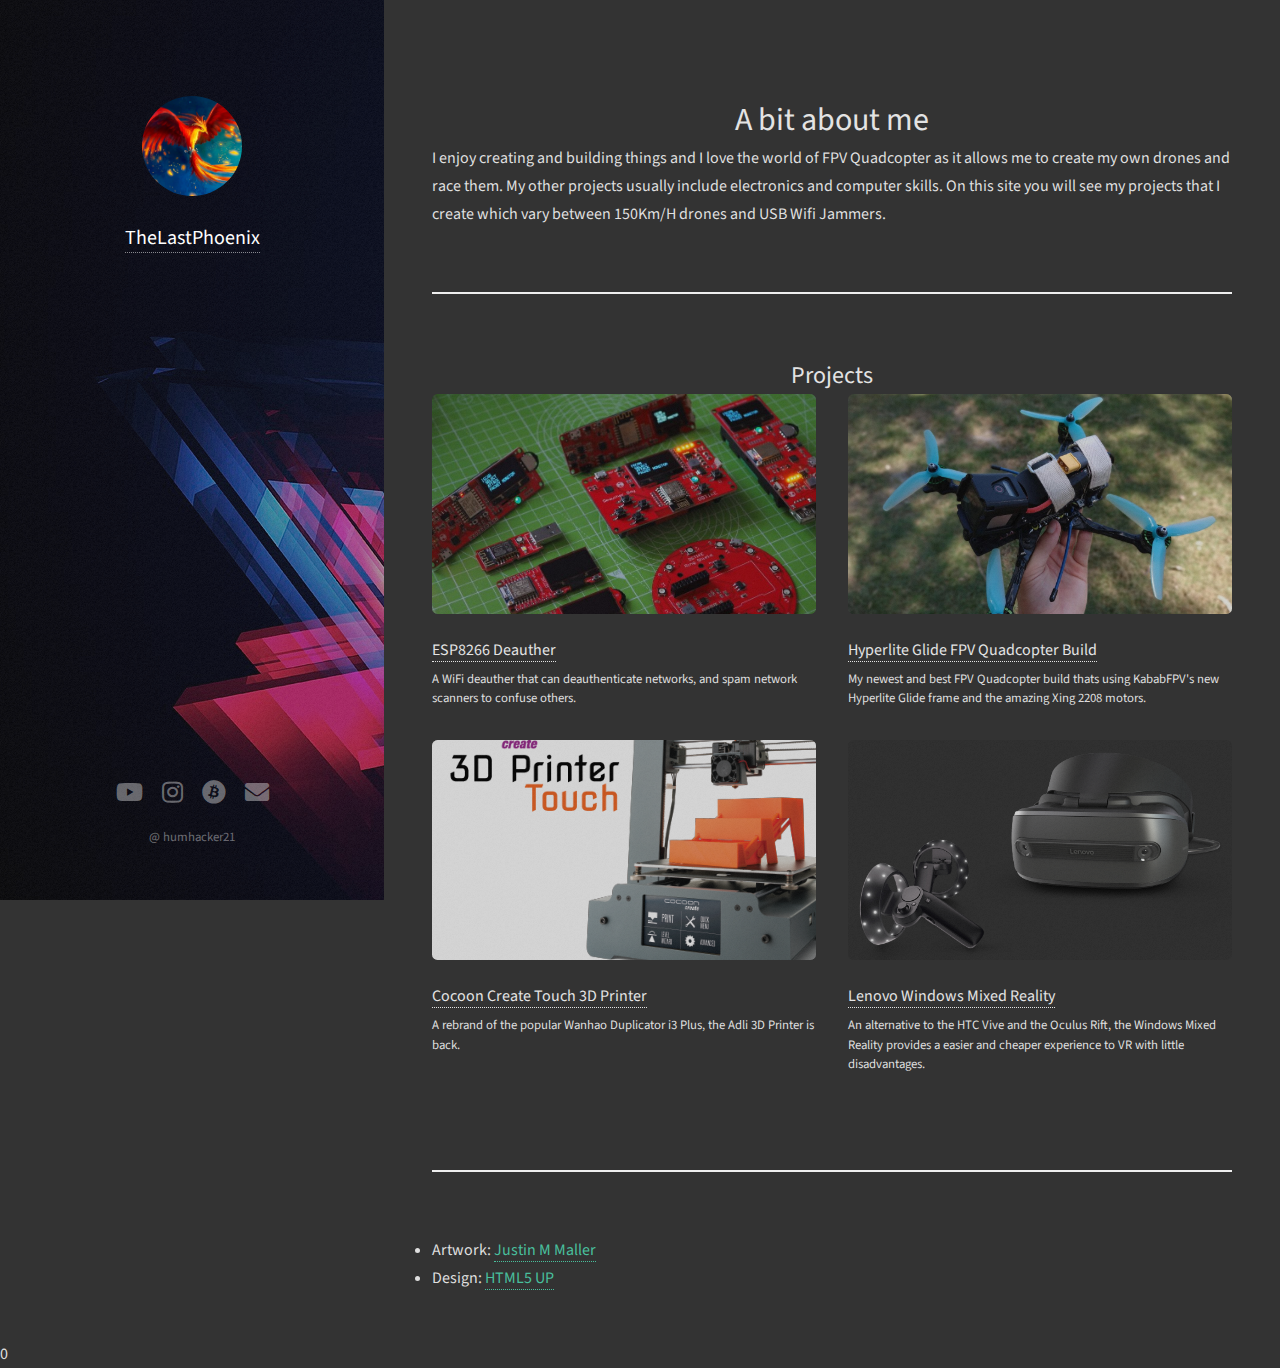
<file: index.html>
<!DOCTYPE HTML>
<!--
	Strata by HTML5 UP
	html5up.net | @ajlkn
	Free for personal and commercial use under the CCA 3.0 license (html5up.net/license)
-->
<html>
	<head>
		<title>TheLastPhoenix</title>
		<meta charset="utf-8" />
		<meta name="viewport" content="width=device-width, initial-scale=1, user-scalable=no" />
		<link rel="stylesheet" href="assets/css/main.css" />
	</head>
	<body class="is-preload">

		<!-- Header -->
			<header id="header" style="background-position: 0 0">
				<div class="inner">
						<a href="index.html" class="image avatar"><img src="images/profile.jpg" alt="" /></a>
						<h1><a href="index.html"> <strong>TheLastPhoenix</strong></a>
						</h1>
				</div>
			</header>

		<!-- Main -->
			<div id="main">

				<!-- One -->
					<section id="one">
						<header class="major">
							<h2>A bit about me</h2>
						</header>
						<p>I enjoy creating and building things and I love the world of FPV Quadcopter as it allows me to create my own drones and race them. My other projects usually include electronics and computer skills. On this site you will see my projects that I create which vary between 150Km/H drones and USB Wifi Jammers.</p>
						
					</section>

				<!-- Two -->
					<section id="two">
						<h2>Projects</h2>
						<div class="row">
							<article class="col-6 col-12-xsmall work-item">
								<a href="images/Deauther_Board.jpg" class="image fit thumb"><img class="work-images" src="images/Deauther_Boardsmall.jpg" alt="" /></a>
								<h3><a href="./WifiJam.html">ESP8266 Deauther</a></h3>
								<p>A WiFi deauther that can deauthenticate networks, and spam network scanners to confuse others.</p>
							</article>
							<article class="col-6 col-12-xsmall work-item">
								<a href="hyperlite/five.jpg" class="image fit thumb"><img class="work-images" src="hyperlite/fivesmall.jpg" alt="" /></a>
								<h3><a href="./hyperlite.html">Hyperlite Glide FPV Quadcopter Build</a></h3>
								<p>My newest and best FPV Quadcopter build thats using KababFPV's new Hyperlite Glide frame and the amazing Xing 2208 motors.</p>
							</article>
							<article class="col-6 col-12-xsmall work-item">
								<a href="CCT/3dprint.jpg" class="image fit thumb"><img class="work-images" src="CCT/adprint.png" alt="" /></a>
								<h3><a href="./CCT.html">Cocoon Create Touch 3D Printer</a></h3>
								<p>A rebrand of the popular Wanhao Duplicator i3 Plus, the Adli 3D Printer is back.</p>
							</article>
							<article class="col-6 col-12-xsmall work-item">
								<a href="WMR/wmrpic.jpg" class="image fit thumb"><img class="work-images" src="WMR/wmrpic.jpg" alt="" /></a>
								<h3><a href="./WMR.html">Lenovo Windows Mixed Reality</a></h3>
								<p>An alternative to the HTC Vive and the Oculus Rift, the Windows Mixed Reality provides a easier and cheaper experience to VR with little disadvantages.</p>
							</article>
							<!-- <article class="col-6 col-12-xsmall work-item">
									<a href="images/fulls/04.jpg" class="image fit thumb"><img class="work-images" src="images/thumbs/04.jpg" alt="" /></a>
									<h3><a href="./xlite.html">FrSky X-Lite</a></h3>
									<p>The FrSky X-Lite is the best TX for thumbers and my new favorite.</p>
								</article>	-->
							<!-- <article class="col-6 col-12-xsmall work-item">
									<a href="images/fulls/04.jpg" class="image fit thumb"><img class="work-images" src="images/thumbs/04.jpg" alt="" /></a>
									<h3><a href="./r349.html">Diatone GT R349 Race Quadcopter</a></h3>
									<p>The Diatone GT R349 is an amazingly well built and fast 3 inch race drone.</p>
								</article>	-->
							
							
							<!-- Copy Paste for more squares-humhacker21 -->
							
							<!-- <article class="col-6 col-12-xsmall work-item">
									<a href="images/fulls/04.jpg" class="image fit thumb"><img class="work-images" src="images/thumbs/04.jpg" alt="" /></a>
									<h3><a href="./indexname.html">Quam neque phasellus</a></h3>
									<p>Lorem ipsum dolor sit amet nisl sed nullam feugiat.</p>
								</article>
							-->

					</section>

				<!-- Three -->
					<section id="three">
							<li> Artwork: <a href="http://www.justinmaller.com" target="_blank"/> Justin M Maller</li></a><li>Design: <a href="http://html5up.net" target="_blank">HTML5 UP</a></li>
					</section>

				<!-- Four -->
				<!--
					<section id="four">
						<h2>Elements</h2>

						<section>
							<h4>Text</h4>
							<p>This is <b>bold</b> and this is <strong>strong</strong>. This is <i>italic</i> and this is <em>emphasized</em>.
							This is <sup>superscript</sup> text and this is <sub>subscript</sub> text.
							This is <u>underlined</u> and this is code: <code>for (;;) { ... }</code>. Finally, <a href="#">this is a link</a>.</p>
							<hr />
							<header>
								<h4>Heading with a Subtitle</h4>
								<p>Lorem ipsum dolor sit amet nullam id egestas urna aliquam</p>
							</header>
							<p>Nunc lacinia ante nunc ac lobortis. Interdum adipiscing gravida odio porttitor sem non mi integer non faucibus ornare mi ut ante amet placerat aliquet. Volutpat eu sed ante lacinia sapien lorem accumsan varius montes viverra nibh in adipiscing blandit tempus accumsan.</p>
							<header>
								<h5>Heading with a Subtitle</h5>
								<p>Lorem ipsum dolor sit amet nullam id egestas urna aliquam</p>
							</header>
							<p>Nunc lacinia ante nunc ac lobortis. Interdum adipiscing gravida odio porttitor sem non mi integer non faucibus ornare mi ut ante amet placerat aliquet. Volutpat eu sed ante lacinia sapien lorem accumsan varius montes viverra nibh in adipiscing blandit tempus accumsan.</p>
							<hr />
							<h2>Heading Level 2</h2>
							<h3>Heading Level 3</h3>
							<h4>Heading Level 4</h4>
							<h5>Heading Level 5</h5>
							<h6>Heading Level 6</h6>
							<hr />
							<h5>Blockquote</h5>
							<blockquote>Fringilla nisl. Donec accumsan interdum nisi, quis tincidunt felis sagittis eget tempus euismod. Vestibulum ante ipsum primis in faucibus vestibulum. Blandit adipiscing eu felis iaculis volutpat ac adipiscing accumsan faucibus. Vestibulum ante ipsum primis in faucibus lorem ipsum dolor sit amet nullam adipiscing eu felis.</blockquote>
							<h5>Preformatted</h5>
							<pre><code>i = 0;

while (!deck.isInOrder()) {
print 'Iteration ' + i;
deck.shuffle();
i++;
}

print 'It took ' + i + ' iterations to sort the deck.';</code></pre>
						</section>

						<section>
							<h4>Lists</h4>
							<div class="row">
								<div class="col-6 col-12-xsmall">
									<h5>Unordered</h5>
									<ul>
										<li>Dolor pulvinar etiam magna etiam.</li>
										<li>Sagittis adipiscing lorem eleifend.</li>
										<li>Felis enim feugiat dolore viverra.</li>
									</ul>
									<h5>Alternate</h5>
									<ul class="alt">
										<li>Dolor pulvinar etiam magna etiam.</li>
										<li>Sagittis adipiscing lorem eleifend.</li>
										<li>Felis enim feugiat dolore viverra.</li>
									</ul>
								</div>
								<div class="col-6 col-12-xsmall">
									<h5>Ordered</h5>
									<ol>
										<li>Dolor pulvinar etiam magna etiam.</li>
										<li>Etiam vel felis at lorem sed viverra.</li>
										<li>Felis enim feugiat dolore viverra.</li>
										<li>Dolor pulvinar etiam magna etiam.</li>
										<li>Etiam vel felis at lorem sed viverra.</li>
										<li>Felis enim feugiat dolore viverra.</li>
									</ol>
									<h5>Icons</h5>
									<ul class="icons">
										<li><a href="#" class="icon brands fa-twitter"><span class="label">Twitter</span></a></li>
										<li><a href="#" class="icon brands fa-facebook-f"><span class="label">Facebook</span></a></li>
										<li><a href="#" class="icon brands fa-instagram"><span class="label">Instagram</span></a></li>
										<li><a href="#" class="icon brands fa-github"><span class="label">Github</span></a></li>
										<li><a href="#" class="icon brands fa-dribbble"><span class="label">Dribbble</span></a></li>
										<li><a href="#" class="icon brands fa-tumblr"><span class="label">Tumblr</span></a></li>
									</ul>
								</div>
							</div>
							<h5>Actions</h5>
							<ul class="actions">
								<li><a href="#" class="button primary">Default</a></li>
								<li><a href="#" class="button">Default</a></li>
							</ul>
							<ul class="actions small">
								<li><a href="#" class="button primary small">Small</a></li>
								<li><a href="#" class="button small">Small</a></li>
							</ul>
							<div class="row">
								<div class="col-6 col-12-small">
									<ul class="actions stacked">
										<li><a href="#" class="button primary">Default</a></li>
										<li><a href="#" class="button">Default</a></li>
									</ul>
								</div>
								<div class="col-6 col-12-small">
									<ul class="actions stacked">
										<li><a href="#" class="button primary small">Small</a></li>
										<li><a href="#" class="button small">Small</a></li>
									</ul>
								</div>
								<div class="col-6 col-12-small">
									<ul class="actions stacked">
										<li><a href="#" class="button primary fit">Default</a></li>
										<li><a href="#" class="button fit">Default</a></li>
									</ul>
								</div>
								<div class="col-6 col-12-small">
									<ul class="actions stacked">
										<li><a href="#" class="button primary small fit">Small</a></li>
										<li><a href="#" class="button small fit">Small</a></li>
									</ul>
								</div>
							</div>
						</section>

						<section>
							<h4>Table</h4>
							<h5>Default</h5>
							<div class="table-wrapper">
								<table>
									<thead>
										<tr>
											<th>Name</th>
											<th>Description</th>
											<th>Price</th>
										</tr>
									</thead>
									<tbody>
										<tr>
											<td>Item One</td>
											<td>Ante turpis integer aliquet porttitor.</td>
											<td>29.99</td>
										</tr>
										<tr>
											<td>Item Two</td>
											<td>Vis ac commodo adipiscing arcu aliquet.</td>
											<td>19.99</td>
										</tr>
										<tr>
											<td>Item Three</td>
											<td> Morbi faucibus arcu accumsan lorem.</td>
											<td>29.99</td>
										</tr>
										<tr>
											<td>Item Four</td>
											<td>Vitae integer tempus condimentum.</td>
											<td>19.99</td>
										</tr>
										<tr>
											<td>Item Five</td>
											<td>Ante turpis integer aliquet porttitor.</td>
											<td>29.99</td>
										</tr>
									</tbody>
									<tfoot>
										<tr>
											<td colspan="2"></td>
											<td>100.00</td>
										</tr>
									</tfoot>
								</table>
							</div>

							<h5>Alternate</h5>
							<div class="table-wrapper">
								<table class="alt">
									<thead>
										<tr>
											<th>Name</th>
											<th>Description</th>
											<th>Price</th>
										</tr>
									</thead>
									<tbody>
										<tr>
											<td>Item One</td>
											<td>Ante turpis integer aliquet porttitor.</td>
											<td>29.99</td>
										</tr>
										<tr>
											<td>Item Two</td>
											<td>Vis ac commodo adipiscing arcu aliquet.</td>
											<td>19.99</td>
										</tr>
										<tr>
											<td>Item Three</td>
											<td> Morbi faucibus arcu accumsan lorem.</td>
											<td>29.99</td>
										</tr>
										<tr>
											<td>Item Four</td>
											<td>Vitae integer tempus condimentum.</td>
											<td>19.99</td>
										</tr>
										<tr>
											<td>Item Five</td>
											<td>Ante turpis integer aliquet porttitor.</td>
											<td>29.99</td>
										</tr>
									</tbody>
									<tfoot>
										<tr>
											<td colspan="2"></td>
											<td>100.00</td>
										</tr>
									</tfoot>
								</table>
							</div>
						</section>

						<section>
							<h4>Buttons</h4>
							<ul class="actions">
								<li><a href="#" class="button primary">Primary</a></li>
								<li><a href="#" class="button">Default</a></li>
							</ul>
							<ul class="actions">
								<li><a href="#" class="button large">Large</a></li>
								<li><a href="#" class="button">Default</a></li>
								<li><a href="#" class="button small">Small</a></li>
							</ul>
							<ul class="actions fit">
								<li><a href="#" class="button primary fit">Fit</a></li>
								<li><a href="#" class="button fit">Fit</a></li>
							</ul>
							<ul class="actions fit small">
								<li><a href="#" class="button primary fit small">Fit + Small</a></li>
								<li><a href="#" class="button fit small">Fit + Small</a></li>
							</ul>
							<ul class="actions">
								<li><a href="#" class="button primary icon solid fa-download">Icon</a></li>
								<li><a href="#" class="button icon solid fa-download">Icon</a></li>
							</ul>
							<ul class="actions">
								<li><span class="button primary disabled">Primary</span></li>
								<li><span class="button disabled">Default</span></li>
							</ul>
						</section>

						<section>
							<h4>Form</h4>
							<form method="post" action="#">
								<div class="row gtr-uniform gtr-50">
									<div class="col-6 col-12-xsmall">
										<input type="text" name="demo-name" id="demo-name" value="" placeholder="Name" />
									</div>
									<div class="col-6 col-12-xsmall">
										<input type="email" name="demo-email" id="demo-email" value="" placeholder="Email" />
									</div>
									<div class="col-12">
										<select name="demo-category" id="demo-category">
											<option value="">- Category -</option>
											<option value="1">Manufacturing</option>
											<option value="1">Shipping</option>
											<option value="1">Administration</option>
											<option value="1">Human Resources</option>
										</select>
									</div>
									<div class="col-4 col-12-small">
										<input type="radio" id="demo-priority-low" name="demo-priority" checked>
										<label for="demo-priority-low">Low Priority</label>
									</div>
									<div class="col-4 col-12-small">
										<input type="radio" id="demo-priority-normal" name="demo-priority">
										<label for="demo-priority-normal">Normal Priority</label>
									</div>
									<div class="col-4 col-12-small">
										<input type="radio" id="demo-priority-high" name="demo-priority">
										<label for="demo-priority-high">High Priority</label>
									</div>
									<div class="col-6 col-12-small">
										<input type="checkbox" id="demo-copy" name="demo-copy">
										<label for="demo-copy">Email me a copy of this message</label>
									</div>
									<div class="col-6 col-12-small">
										<input type="checkbox" id="demo-human" name="demo-human" checked>
										<label for="demo-human">I am a human and not a robot</label>
									</div>
									<div class="col-12">
										<textarea name="demo-message" id="demo-message" placeholder="Enter your message" rows="6"></textarea>
									</div>
									<div class="col-12">
										<ul class="actions">
											<li><input type="submit" value="Send Message" class="primary" /></li>
											<li><input type="reset" value="Reset" /></li>
										</ul>
									</div>
								</div>
							</form>
						</section>

						<section>
							<h4>Image</h4>
							<h5>Fit</h5>
							<div class="box alt">
								<div class="row gtr-50 gtr-uniform">
									<div class="col-12"><span class="image fit"><img src="images/fulls/05.jpg" alt="" /></span></div>
									<div class="col-4"><span class="image fit"><img src="images/thumbs/01.jpg" alt="" /></span></div>
									<div class="col-4"><span class="image fit"><img src="images/thumbs/02.jpg" alt="" /></span></div>
									<div class="col-4"><span class="image fit"><img src="images/thumbs/03.jpg" alt="" /></span></div>
									<div class="col-4"><span class="image fit"><img src="images/thumbs/04.jpg" alt="" /></span></div>
									<div class="col-4"><span class="image fit"><img src="images/thumbs/05.jpg" alt="" /></span></div>
									<div class="col-4"><span class="image fit"><img src="images/thumbs/06.jpg" alt="" /></span></div>
									<div class="col-4"><span class="image fit"><img src="images/thumbs/03.jpg" alt="" /></span></div>
									<div class="col-4"><span class="image fit"><img src="images/thumbs/02.jpg" alt="" /></span></div>
									<div class="col-4"><span class="image fit"><img src="images/thumbs/01.jpg" alt="" /></span></div>
								</div>
							</div>
							<h5>Left &amp; Right</h5>
							<p><span class="image left"><img src="images/avatar.jpg" alt="" /></span>Fringilla nisl. Donec accumsan interdum nisi, quis tincidunt felis sagittis eget. tempus euismod. Vestibulum ante ipsum primis in faucibus vestibulum. Blandit adipiscing eu felis iaculis volutpat ac adipiscing accumsan eu faucibus. Integer ac pellentesque praesent tincidunt felis sagittis eget. tempus euismod. Vestibulum ante ipsum primis in faucibus vestibulum. Blandit adipiscing eu felis iaculis volutpat ac adipiscing accumsan eu faucibus. Integer ac pellentesque praesent. Donec accumsan interdum nisi, quis tincidunt felis sagittis eget. tempus euismod. Vestibulum ante ipsum primis in faucibus vestibulum. Blandit adipiscing eu felis iaculis volutpat ac adipiscing accumsan eu faucibus. Integer ac pellentesque praesent tincidunt felis sagittis eget. tempus euismod. Vestibulum ante ipsum primis in faucibus vestibulum. Blandit adipiscing eu felis iaculis volutpat ac adipiscing accumsan eu faucibus. Integer ac pellentesque praesent.</p>
							<p><span class="image right"><img src="images/avatar.jpg" alt="" /></span>Fringilla nisl. Donec accumsan interdum nisi, quis tincidunt felis sagittis eget. tempus euismod. Vestibulum ante ipsum primis in faucibus vestibulum. Blandit adipiscing eu felis iaculis volutpat ac adipiscing accumsan eu faucibus. Integer ac pellentesque praesent tincidunt felis sagittis eget. tempus euismod. Vestibulum ante ipsum primis in faucibus vestibulum. Blandit adipiscing eu felis iaculis volutpat ac adipiscing accumsan eu faucibus. Integer ac pellentesque praesent. Donec accumsan interdum nisi, quis tincidunt felis sagittis eget. tempus euismod. Vestibulum ante ipsum primis in faucibus vestibulum. Blandit adipiscing eu felis iaculis volutpat ac adipiscing accumsan eu faucibus. Integer ac pellentesque praesent tincidunt felis sagittis eget. tempus euismod. Vestibulum ante ipsum primis in faucibus vestibulum. Blandit adipiscing eu felis iaculis volutpat ac adipiscing accumsan eu faucibus. Integer ac pellentesque praesent.</p>
						</section>

					</section>
				-->

			</div>

		<!-- Footer -->
			<footer id="footer">
				<div class="inner">
					<ul class="icons">
						<li><a href="https://www.youtube.com/channel/UCYZeo4mHTFMJ0mfbYOta1hg" class="icon brands fa-youtube"><span class="label">Youtube</span></a></li>
						<li><a href="#" class="icon brands fa-instagram"><span class="label">Instagram</span></a></li>
						<li><a href="#" class="icon brands fa-bitcoin"><span class="label">Bitcoin</span></a></li>
						<li><a href="mailto:humhacker21@gmail.com" class="icon solid fa-envelope"><span class="label">Email</span></a></li>
					</ul>
					<ul class="copyright">
						<li>  @ humhacker21</li>
					</ul>
				</div>
			</footer>

		<!-- Scripts -->
		
			<script src="assets/js/jquery.min.js"></script>
			<script src="assets/js/jquery.poptrox.min.js"></script>
			<script src="assets/js/browser.min.js"></script>0
			
			<script src="assets/js/breakpoints.min.js"></script>
			
			<script src="assets/js/util.js"></script>
			<script src="assets/js/main.js"></script>
		
		

	</body>
</html>
</file>
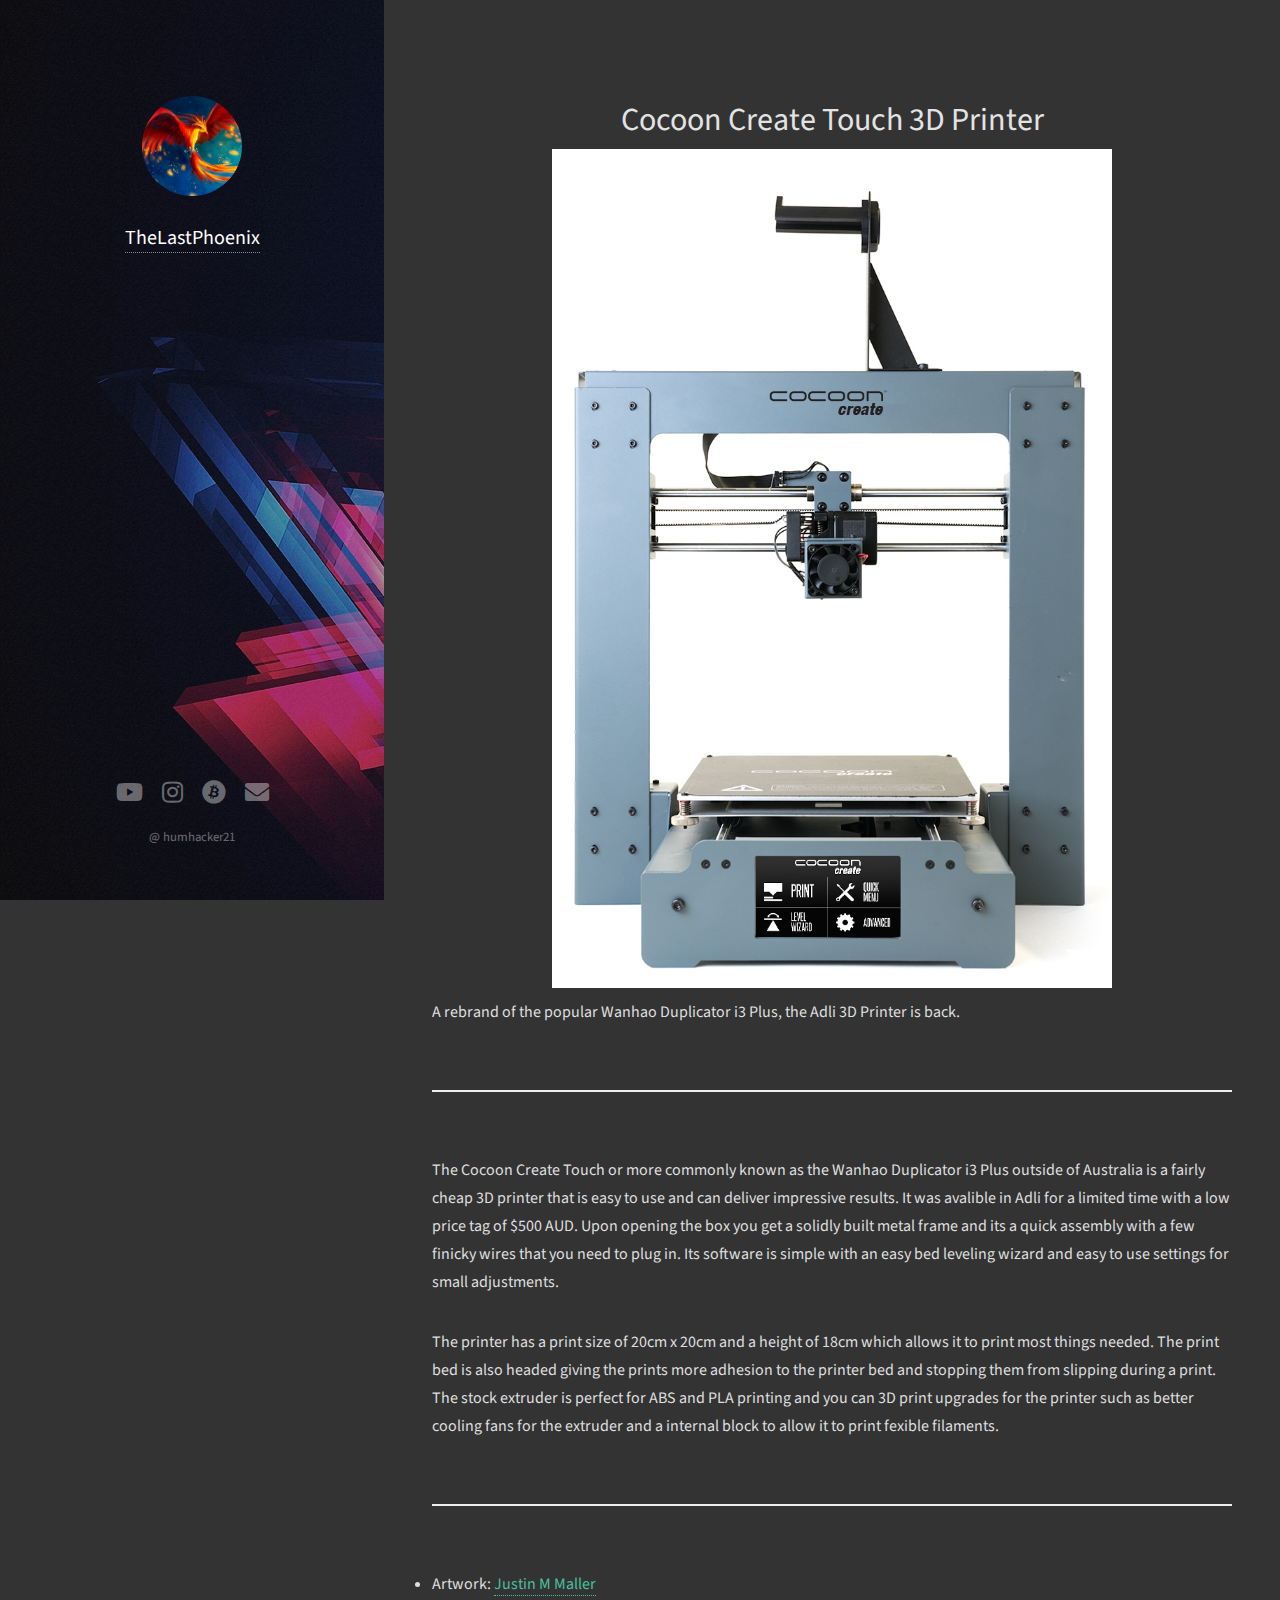
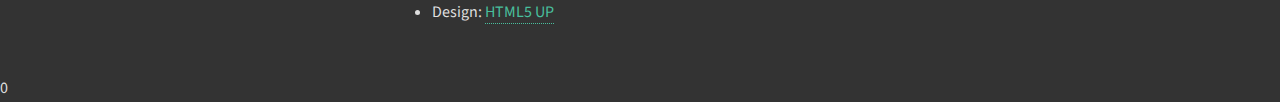
<file: CCT.html>
<!DOCTYPE HTML>
<!--
	Strata by HTML5 UP
	html5up.net | @ajlkn
	Free for personal and commercial use under the CCA 3.0 license (html5up.net/license)
-->
<html>
	<head>
		<title>CCT
		</title>
		<meta charset="utf-8" />
		<meta name="viewport" content="width=device-width, initial-scale=1, user-scalable=no" />
		<link rel="stylesheet" href="assets/css/main.css" />
	</head>
	<body class="is-preload">

		<!-- Header -->
			<header id="header" style="background-position: 0 0">
				<div class="inner">
					<a href="index.html" class="image avatar"><img src="images/profile.jpg" alt="" /></a>
					<h1><a href="index.html"> <strong>TheLastPhoenix</strong></a>
					</h1>
				</div>
			</header>

		<!-- Main -->
			<div id="main">

				<!-- One -->
					<section id="one">
						<header class="major">
							<h2>Cocoon Create Touch 3D Printer</h2>
						</header>
						<img class="image-header" src="CCT/3dprint.jpg" alt="" />
						<p>A rebrand of the popular Wanhao Duplicator i3 Plus, the Adli 3D Printer is back.</p>
						
					</section>

					<section id="two">
						<p>The Cocoon Create Touch or more commonly known as the Wanhao Duplicator i3 Plus outside of Australia is a fairly cheap 3D printer that is easy to use 
							and can deliver impressive results. It was avalible in Adli for a limited time with a low price tag of $500 AUD. Upon opening the box you get a 
							solidly built metal frame and its a quick assembly with a few finicky wires that you need to plug in. Its software is simple with an easy bed 
							leveling wizard and easy to use settings for small adjustments. 
						</p>
						<p>The printer has a print size of 20cm x 20cm and a height of 18cm which allows it to print most things needed. The print bed is also headed 
							giving the prints more adhesion to the printer bed and stopping them from slipping during a print. The stock extruder is perfect for ABS and PLA 
							printing and you can 3D print upgrades for the printer such as better cooling fans for the extruder and a internal block to allow it to print 
							fexible filaments.
							
						</p>


								<!-- 		<a href="URL" target="_blank"/>NAME</a>			-humhacker21-->
					</section>


				<!-- Three -->
				<section id="three">
						<li> Artwork: <a href="http://www.justinmaller.com" target="_blank"/> Justin M Maller</li></a><li>Design: <a href="http://html5up.net" target="_blank">HTML5 UP</a></li>
				</section>

				<!-- Four -->
				<!--
					<section id="four">
						<h2>Elements</h2>

						<section>
							<h4>Text</h4>
							<p>This is <b>bold</b> and this is <strong>strong</strong>. This is <i>italic</i> and this is <em>emphasized</em>.
							This is <sup>superscript</sup> text and this is <sub>subscript</sub> text.
							This is <u>underlined</u> and this is code: <code>for (;;) { ... }</code>. Finally, <a href="#">this is a link</a>.</p>
							<hr />
							<header>
								<h4>Heading with a Subtitle</h4>
								<p>Lorem ipsum dolor sit amet nullam id egestas urna aliquam</p>
							</header>
							<p>Nunc lacinia ante nunc ac lobortis. Interdum adipiscing gravida odio porttitor sem non mi integer non faucibus ornare mi ut ante amet placerat aliquet. Volutpat eu sed ante lacinia sapien lorem accumsan varius montes viverra nibh in adipiscing blandit tempus accumsan.</p>
							<header>
								<h5>Heading with a Subtitle</h5>
								<p>Lorem ipsum dolor sit amet nullam id egestas urna aliquam</p>
							</header>
							<p>Nunc lacinia ante nunc ac lobortis. Interdum adipiscing gravida odio porttitor sem non mi integer non faucibus ornare mi ut ante amet placerat aliquet. Volutpat eu sed ante lacinia sapien lorem accumsan varius montes viverra nibh in adipiscing blandit tempus accumsan.</p>
							<hr />
							<h2>Heading Level 2</h2>
							<h3>Heading Level 3</h3>
							<h4>Heading Level 4</h4>
							<h5>Heading Level 5</h5>
							<h6>Heading Level 6</h6>
							<hr />
							<h5>Blockquote</h5>
							<blockquote>Fringilla nisl. Donec accumsan interdum nisi, quis tincidunt felis sagittis eget tempus euismod. Vestibulum ante ipsum primis in faucibus vestibulum. Blandit adipiscing eu felis iaculis volutpat ac adipiscing accumsan faucibus. Vestibulum ante ipsum primis in faucibus lorem ipsum dolor sit amet nullam adipiscing eu felis.</blockquote>
							<h5>Preformatted</h5>
							<pre><code>i = 0;

while (!deck.isInOrder()) {
print 'Iteration ' + i;
deck.shuffle();
i++;
}

print 'It took ' + i + ' iterations to sort the deck.';</code></pre>
						</section>

						<section>
							<h4>Lists</h4>
							<div class="row">
								<div class="col-6 col-12-xsmall">
									<h5>Unordered</h5>
									<ul>
										<li>Dolor pulvinar etiam magna etiam.</li>
										<li>Sagittis adipiscing lorem eleifend.</li>
										<li>Felis enim feugiat dolore viverra.</li>
									</ul>
									<h5>Alternate</h5>
									<ul class="alt">
										<li>Dolor pulvinar etiam magna etiam.</li>
										<li>Sagittis adipiscing lorem eleifend.</li>
										<li>Felis enim feugiat dolore viverra.</li>
									</ul>
								</div>
								<div class="col-6 col-12-xsmall">
									<h5>Ordered</h5>
									<ol>
										<li>Dolor pulvinar etiam magna etiam.</li>
										<li>Etiam vel felis at lorem sed viverra.</li>
										<li>Felis enim feugiat dolore viverra.</li>
										<li>Dolor pulvinar etiam magna etiam.</li>
										<li>Etiam vel felis at lorem sed viverra.</li>
										<li>Felis enim feugiat dolore viverra.</li>
									</ol>
									<h5>Icons</h5>
									<ul class="icons">
										<li><a href="#" class="icon brands fa-twitter"><span class="label">Twitter</span></a></li>
										<li><a href="#" class="icon brands fa-facebook-f"><span class="label">Facebook</span></a></li>
										<li><a href="#" class="icon brands fa-instagram"><span class="label">Instagram</span></a></li>
										<li><a href="#" class="icon brands fa-github"><span class="label">Github</span></a></li>
										<li><a href="#" class="icon brands fa-dribbble"><span class="label">Dribbble</span></a></li>
										<li><a href="#" class="icon brands fa-tumblr"><span class="label">Tumblr</span></a></li>
									</ul>
								</div>
							</div>
							<h5>Actions</h5>
							<ul class="actions">
								<li><a href="#" class="button primary">Default</a></li>
								<li><a href="#" class="button">Default</a></li>
							</ul>
							<ul class="actions small">
								<li><a href="#" class="button primary small">Small</a></li>
								<li><a href="#" class="button small">Small</a></li>
							</ul>
							<div class="row">
								<div class="col-6 col-12-small">
									<ul class="actions stacked">
										<li><a href="#" class="button primary">Default</a></li>
										<li><a href="#" class="button">Default</a></li>
									</ul>
								</div>
								<div class="col-6 col-12-small">
									<ul class="actions stacked">
										<li><a href="#" class="button primary small">Small</a></li>
										<li><a href="#" class="button small">Small</a></li>
									</ul>
								</div>
								<div class="col-6 col-12-small">
									<ul class="actions stacked">
										<li><a href="#" class="button primary fit">Default</a></li>
										<li><a href="#" class="button fit">Default</a></li>
									</ul>
								</div>
								<div class="col-6 col-12-small">
									<ul class="actions stacked">
										<li><a href="#" class="button primary small fit">Small</a></li>
										<li><a href="#" class="button small fit">Small</a></li>
									</ul>
								</div>
							</div>
						</section>

						<section>
							<h4>Table</h4>
							<h5>Default</h5>
							<div class="table-wrapper">
								<table>
									<thead>
										<tr>
											<th>Name</th>
											<th>Description</th>
											<th>Price</th>
										</tr>
									</thead>
									<tbody>
										<tr>
											<td>Item One</td>
											<td>Ante turpis integer aliquet porttitor.</td>
											<td>29.99</td>
										</tr>
										<tr>
											<td>Item Two</td>
											<td>Vis ac commodo adipiscing arcu aliquet.</td>
											<td>19.99</td>
										</tr>
										<tr>
											<td>Item Three</td>
											<td> Morbi faucibus arcu accumsan lorem.</td>
											<td>29.99</td>
										</tr>
										<tr>
											<td>Item Four</td>
											<td>Vitae integer tempus condimentum.</td>
											<td>19.99</td>
										</tr>
										<tr>
											<td>Item Five</td>
											<td>Ante turpis integer aliquet porttitor.</td>
											<td>29.99</td>
										</tr>
									</tbody>
									<tfoot>
										<tr>
											<td colspan="2"></td>
											<td>100.00</td>
										</tr>
									</tfoot>
								</table>
							</div>

							<h5>Alternate</h5>
							<div class="table-wrapper">
								<table class="alt">
									<thead>
										<tr>
											<th>Name</th>
											<th>Description</th>
											<th>Price</th>
										</tr>
									</thead>
									<tbody>
										<tr>
											<td>Item One</td>
											<td>Ante turpis integer aliquet porttitor.</td>
											<td>29.99</td>
										</tr>
										<tr>
											<td>Item Two</td>
											<td>Vis ac commodo adipiscing arcu aliquet.</td>
											<td>19.99</td>
										</tr>
										<tr>
											<td>Item Three</td>
											<td> Morbi faucibus arcu accumsan lorem.</td>
											<td>29.99</td>
										</tr>
										<tr>
											<td>Item Four</td>
											<td>Vitae integer tempus condimentum.</td>
											<td>19.99</td>
										</tr>
										<tr>
											<td>Item Five</td>
											<td>Ante turpis integer aliquet porttitor.</td>
											<td>29.99</td>
										</tr>
									</tbody>
									<tfoot>
										<tr>
											<td colspan="2"></td>
											<td>100.00</td>
										</tr>
									</tfoot>
								</table>
							</div>
						</section>

						<section>
							<h4>Buttons</h4>
							<ul class="actions">
								<li><a href="#" class="button primary">Primary</a></li>
								<li><a href="#" class="button">Default</a></li>
							</ul>
							<ul class="actions">
								<li><a href="#" class="button large">Large</a></li>
								<li><a href="#" class="button">Default</a></li>
								<li><a href="#" class="button small">Small</a></li>
							</ul>
							<ul class="actions fit">
								<li><a href="#" class="button primary fit">Fit</a></li>
								<li><a href="#" class="button fit">Fit</a></li>
							</ul>
							<ul class="actions fit small">
								<li><a href="#" class="button primary fit small">Fit + Small</a></li>
								<li><a href="#" class="button fit small">Fit + Small</a></li>
							</ul>
							<ul class="actions">
								<li><a href="#" class="button primary icon solid fa-download">Icon</a></li>
								<li><a href="#" class="button icon solid fa-download">Icon</a></li>
							</ul>
							<ul class="actions">
								<li><span class="button primary disabled">Primary</span></li>
								<li><span class="button disabled">Default</span></li>
							</ul>
						</section>

						<section>
							<h4>Form</h4>
							<form method="post" action="#">
								<div class="row gtr-uniform gtr-50">
									<div class="col-6 col-12-xsmall">
										<input type="text" name="demo-name" id="demo-name" value="" placeholder="Name" />
									</div>
									<div class="col-6 col-12-xsmall">
										<input type="email" name="demo-email" id="demo-email" value="" placeholder="Email" />
									</div>
									<div class="col-12">
										<select name="demo-category" id="demo-category">
											<option value="">- Category -</option>
											<option value="1">Manufacturing</option>
											<option value="1">Shipping</option>
											<option value="1">Administration</option>
											<option value="1">Human Resources</option>
										</select>
									</div>
									<div class="col-4 col-12-small">
										<input type="radio" id="demo-priority-low" name="demo-priority" checked>
										<label for="demo-priority-low">Low Priority</label>
									</div>
									<div class="col-4 col-12-small">
										<input type="radio" id="demo-priority-normal" name="demo-priority">
										<label for="demo-priority-normal">Normal Priority</label>
									</div>
									<div class="col-4 col-12-small">
										<input type="radio" id="demo-priority-high" name="demo-priority">
										<label for="demo-priority-high">High Priority</label>
									</div>
									<div class="col-6 col-12-small">
										<input type="checkbox" id="demo-copy" name="demo-copy">
										<label for="demo-copy">Email me a copy of this message</label>
									</div>
									<div class="col-6 col-12-small">
										<input type="checkbox" id="demo-human" name="demo-human" checked>
										<label for="demo-human">I am a human and not a robot</label>
									</div>
									<div class="col-12">
										<textarea name="demo-message" id="demo-message" placeholder="Enter your message" rows="6"></textarea>
									</div>
									<div class="col-12">
										<ul class="actions">
											<li><input type="submit" value="Send Message" class="primary" /></li>
											<li><input type="reset" value="Reset" /></li>
										</ul>
									</div>
								</div>
							</form>
						</section>

						<section>
							<h4>Image</h4>
							<h5>Fit</h5>
							<div class="box alt">
								<div class="row gtr-50 gtr-uniform">
									<div class="col-12"><span class="image fit"><img src="images/fulls/05.jpg" alt="" /></span></div>
									<div class="col-4"><span class="image fit"><img src="images/thumbs/01.jpg" alt="" /></span></div>
									<div class="col-4"><span class="image fit"><img src="images/thumbs/02.jpg" alt="" /></span></div>
									<div class="col-4"><span class="image fit"><img src="images/thumbs/03.jpg" alt="" /></span></div>
									<div class="col-4"><span class="image fit"><img src="images/thumbs/04.jpg" alt="" /></span></div>
									<div class="col-4"><span class="image fit"><img src="images/thumbs/05.jpg" alt="" /></span></div>
									<div class="col-4"><span class="image fit"><img src="images/thumbs/06.jpg" alt="" /></span></div>
									<div class="col-4"><span class="image fit"><img src="images/thumbs/03.jpg" alt="" /></span></div>
									<div class="col-4"><span class="image fit"><img src="images/thumbs/02.jpg" alt="" /></span></div>
									<div class="col-4"><span class="image fit"><img src="images/thumbs/01.jpg" alt="" /></span></div>
								</div>
							</div>
							<h5>Left &amp; Right</h5>
							<p><span class="image left"><img src="images/avatar.jpg" alt="" /></span>Fringilla nisl. Donec accumsan interdum nisi, quis tincidunt felis sagittis eget. tempus euismod. Vestibulum ante ipsum primis in faucibus vestibulum. Blandit adipiscing eu felis iaculis volutpat ac adipiscing accumsan eu faucibus. Integer ac pellentesque praesent tincidunt felis sagittis eget. tempus euismod. Vestibulum ante ipsum primis in faucibus vestibulum. Blandit adipiscing eu felis iaculis volutpat ac adipiscing accumsan eu faucibus. Integer ac pellentesque praesent. Donec accumsan interdum nisi, quis tincidunt felis sagittis eget. tempus euismod. Vestibulum ante ipsum primis in faucibus vestibulum. Blandit adipiscing eu felis iaculis volutpat ac adipiscing accumsan eu faucibus. Integer ac pellentesque praesent tincidunt felis sagittis eget. tempus euismod. Vestibulum ante ipsum primis in faucibus vestibulum. Blandit adipiscing eu felis iaculis volutpat ac adipiscing accumsan eu faucibus. Integer ac pellentesque praesent.</p>
							<p><span class="image right"><img src="images/avatar.jpg" alt="" /></span>Fringilla nisl. Donec accumsan interdum nisi, quis tincidunt felis sagittis eget. tempus euismod. Vestibulum ante ipsum primis in faucibus vestibulum. Blandit adipiscing eu felis iaculis volutpat ac adipiscing accumsan eu faucibus. Integer ac pellentesque praesent tincidunt felis sagittis eget. tempus euismod. Vestibulum ante ipsum primis in faucibus vestibulum. Blandit adipiscing eu felis iaculis volutpat ac adipiscing accumsan eu faucibus. Integer ac pellentesque praesent. Donec accumsan interdum nisi, quis tincidunt felis sagittis eget. tempus euismod. Vestibulum ante ipsum primis in faucibus vestibulum. Blandit adipiscing eu felis iaculis volutpat ac adipiscing accumsan eu faucibus. Integer ac pellentesque praesent tincidunt felis sagittis eget. tempus euismod. Vestibulum ante ipsum primis in faucibus vestibulum. Blandit adipiscing eu felis iaculis volutpat ac adipiscing accumsan eu faucibus. Integer ac pellentesque praesent.</p>
						</section>

					</section>
				-->

			</div>

		<!-- Footer -->
		<footer id="footer">
				<div class="inner">
					<ul class="icons">
						<li><a href="https://www.youtube.com/channel/UCYZeo4mHTFMJ0mfbYOta1hg" class="icon brands fa-youtube"><span class="label">Youtube</span></a></li>
						<li><a href="#" class="icon brands fa-instagram"><span class="label">Instagram</span></a></li>
						<li><a href="#" class="icon brands fa-bitcoin"><span class="label">Bitcoin</span></a></li>
						<li><a href="mailto:humhacker21@gmail.com" class="icon solid fa-envelope"><span class="label">Email</span></a></li>
					</ul>
					<ul class="copyright">
						<li>  @ humhacker21</li>
					</ul>
				</div>
			</footer>

		<!-- Scripts -->
		
			<script src="assets/js/jquery.min.js"></script>
			<script src="assets/js/jquery.poptrox.min.js"></script>
			<script src="assets/js/browser.min.js"></script>0
			
			<script src="assets/js/breakpoints.min.js"></script>
			
			<script src="assets/js/util.js"></script>
			<script src="assets/js/main.js"></script>
		
		

	</body>
</html>
</file>
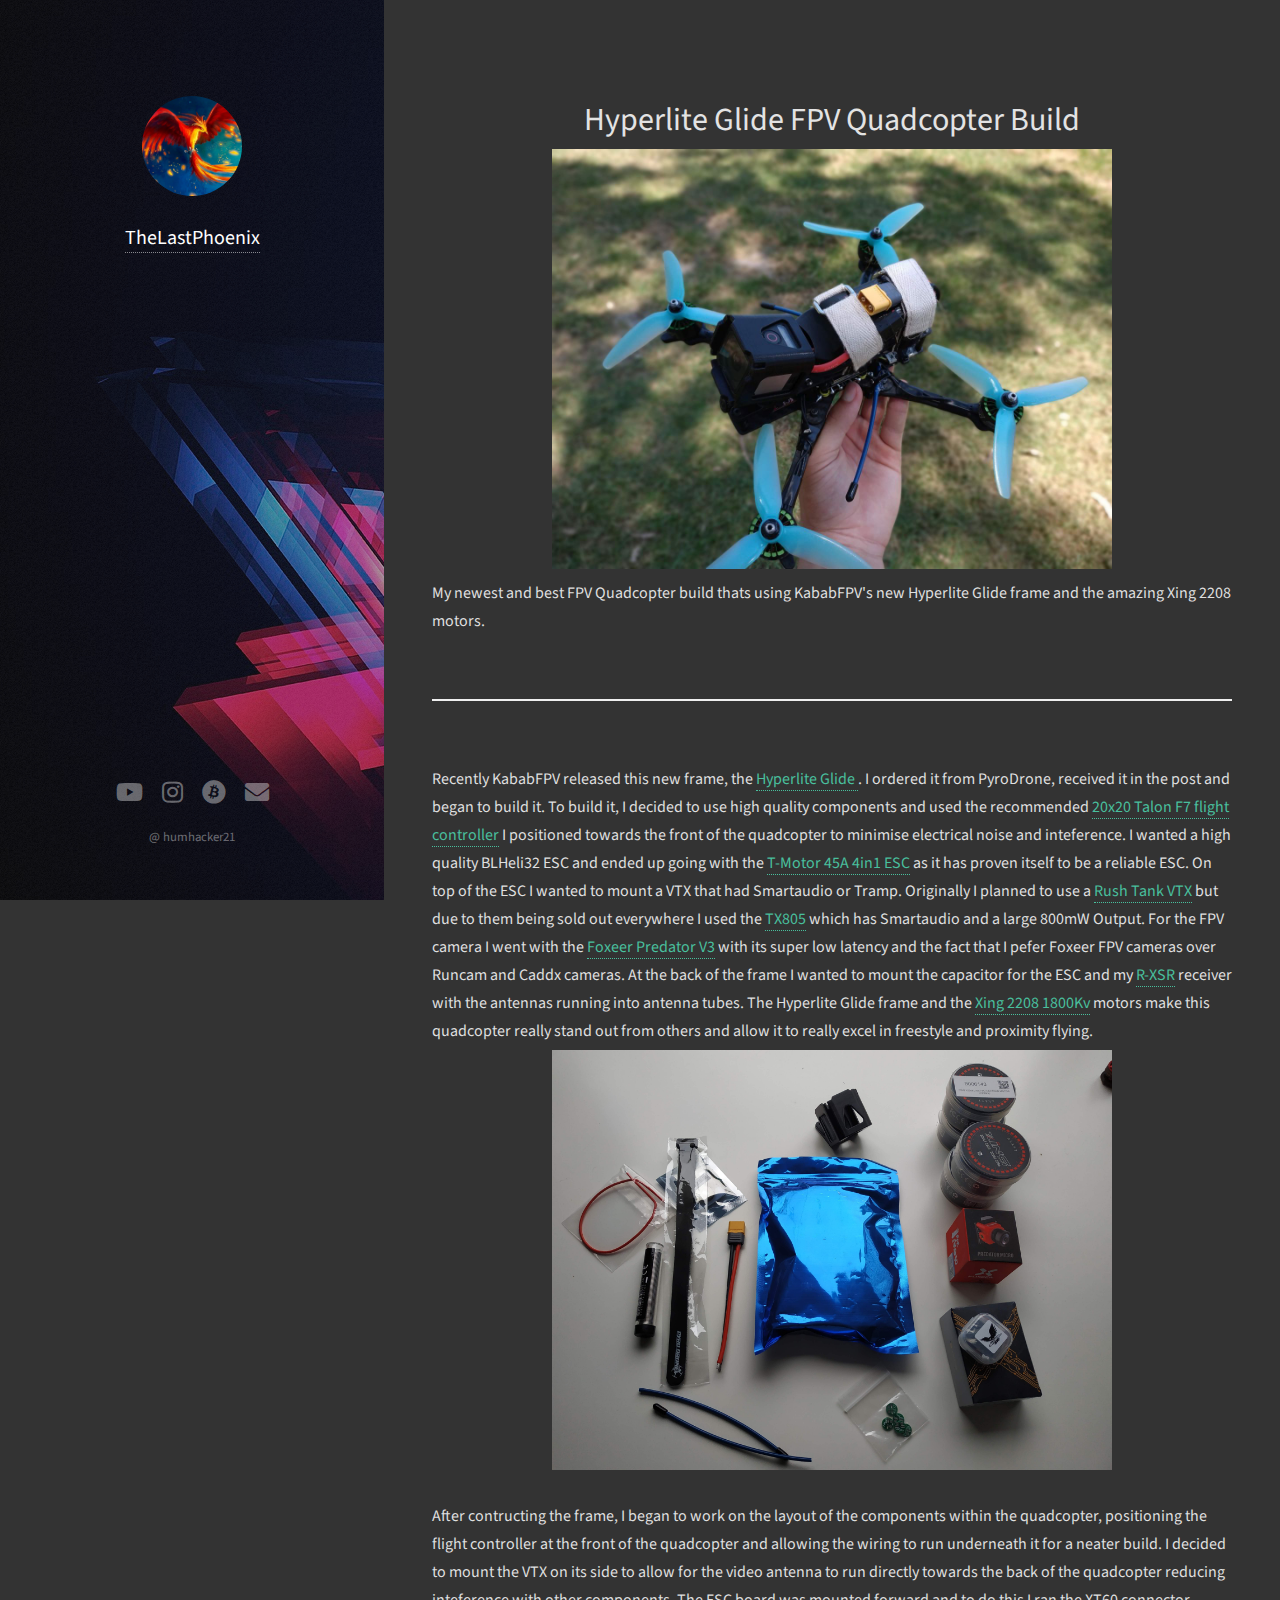
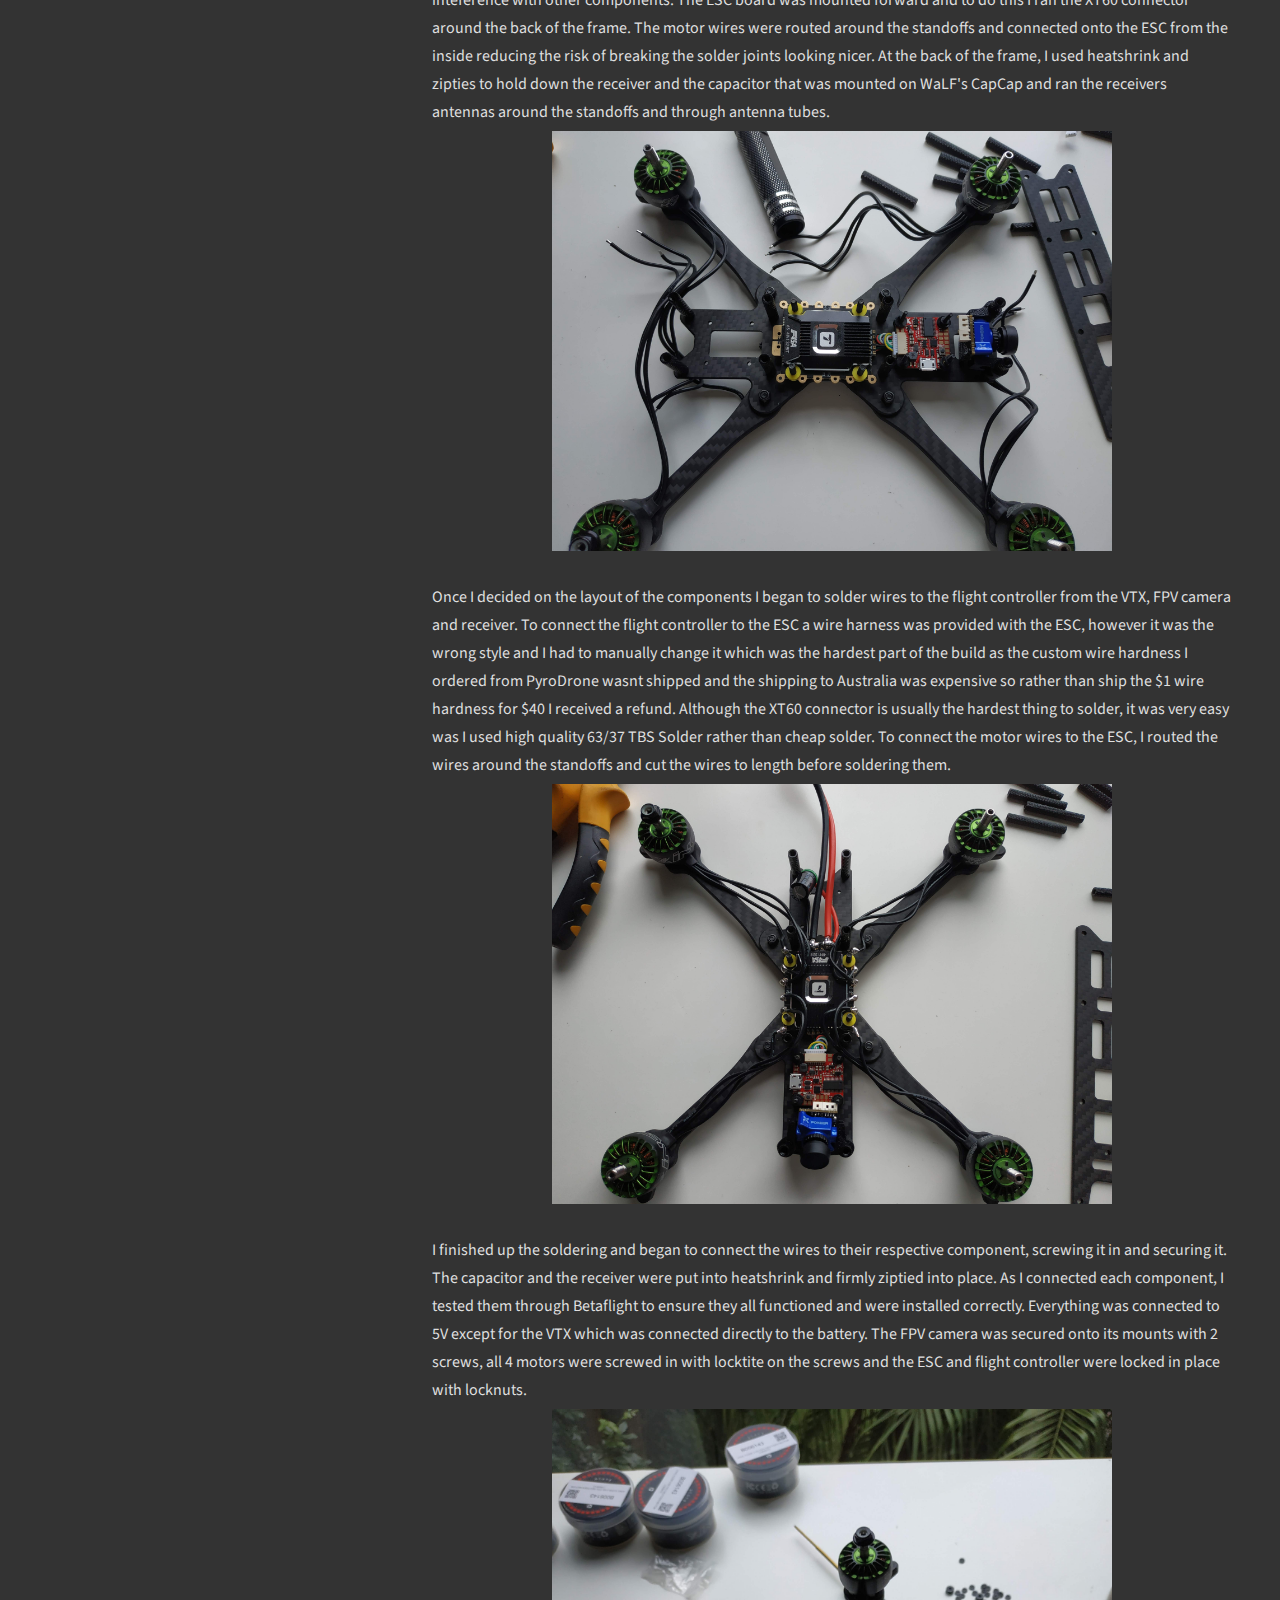
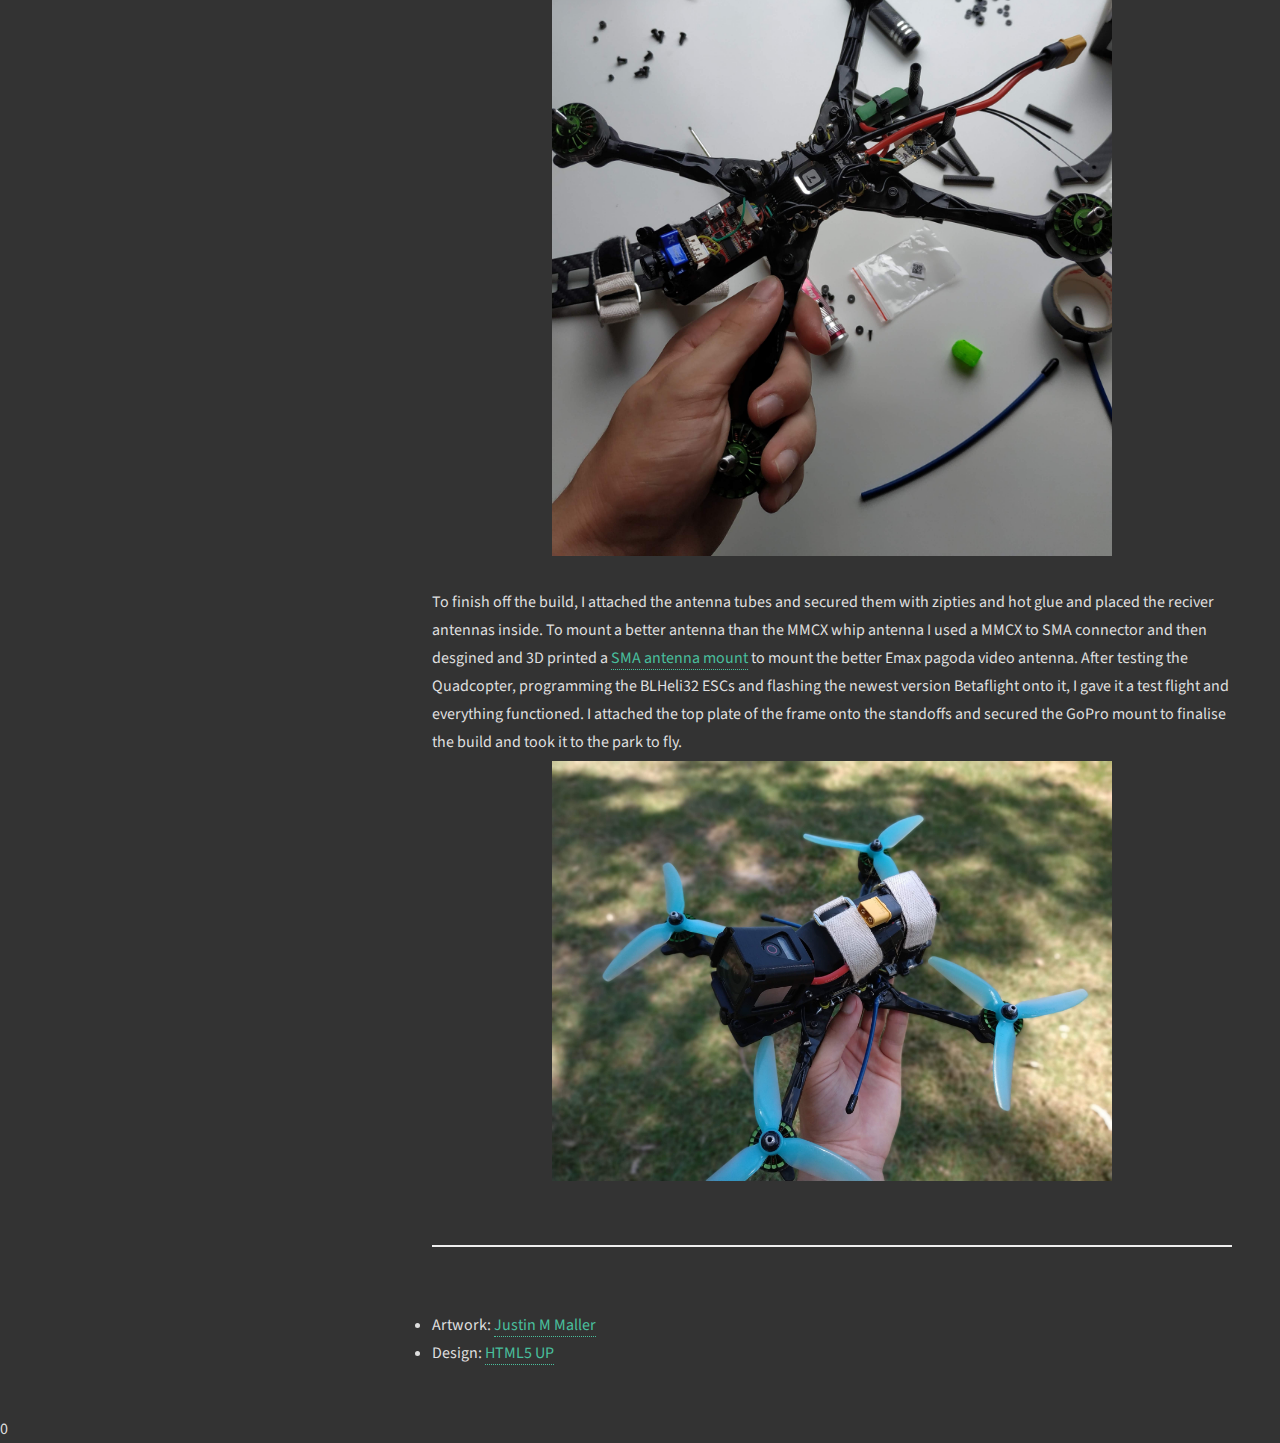
<file: hyperlite.html>
<!DOCTYPE HTML>
<!--
	Strata by HTML5 UP
	html5up.net | @ajlkn
	Free for personal and commercial use under the CCA 3.0 license (html5up.net/license)
-->
<html>
	<head>
		<title>Hyperlite Glide
		</title>
		<meta charset="utf-8" />
		<meta name="viewport" content="width=device-width, initial-scale=1, user-scalable=no" />
		<link rel="stylesheet" href="assets/css/main.css" />
	</head>
	<body class="is-preload">

		<!-- Header -->
			<header id="header" style="background-position: 0 0">
				<div class="inner">
					<a href="index.html" class="image avatar"><img src="images/profile.jpg" alt="" /></a>
					<h1><a href="index.html"> <strong>TheLastPhoenix</strong></a>
					</h1>
				</div>
			</header>

		<!-- Main -->
			<div id="main">

				<!-- One -->
					<section id="one">
						<header class="major">
							<h2>Hyperlite Glide FPV Quadcopter Build</h2>
						</header>
						<img class="image-header" src="hyperlite/fivesmall.jpg" alt="" />
						<p>My newest and best FPV Quadcopter build thats using KababFPV's new Hyperlite Glide frame and the amazing Xing 2208 motors.</p>
						
					</section>

					<section id="two">
						<p>	Recently KababFPV released this new frame, the <a href="https://pyrodrone.com/collections/racing-frames/products/hyperlite-glide-5-inch-freestyle-frame" target="_blank"/>Hyperlite Glide </a>. 
							I ordered it from PyroDrone, received it in the post and began to build it. To build it, I decided to use
							high quality components and used the recommended <a href="https://pyrodrone.com/collections/flight-controllers/products/talon-f7-20x20-flight-controller-pre-order" target="_blank"/>20x20 Talon F7 flight controller</a> 
							I positioned towards the front of the quadcopter to minimise electrical noise
							and inteference. I wanted a high quality BLHeli32 ESC and ended up going with the <a href="https://pyrodrone.com/collections/new-products/products/t-motor-f45a-6s-4in1-32bit" target="_blank"/>T-Motor 45A 4in1 ESC</a> 
							as it has proven itself to be a reliable ESC. On top of the ESC
							I wanted to mount a VTX that had Smartaudio or Tramp. Originally I planned to use a  <a href="https://pyrodrone.com/products/rush-tank-5-8ghz-video-transmitter" target="_blank"/>Rush Tank VTX</a>
							but due to them being sold out everywhere I used the <a href="https://www.fpvfaster.com.au/products/eachine-tx805-fpv-mini-transmitter" target="_blank"/>TX805</a> which has 
							Smartaudio and a large 800mW Output. For the FPV camera I went with the <a href="https://pyrodrone.com/products/foxeer-micro-predator-v4-fpv-racing-camera-1-8mm-lens-choose-color" target="_blank"/>Foxeer Predator V3</a> 
							with its super low latency and the fact that I pefer Foxeer FPV cameras over 
							Runcam and Caddx cameras. At the back of the frame I wanted to mount the capacitor for the ESC and my <a href="https://pyrodrone.com/products/frsky-r-xsr-sbus-cppm-8-16-channel-micro-receiver" target="_blank"/>R-XSR</a> 
							receiver with the antennas running into antenna 
							tubes. The Hyperlite Glide frame and the <a href="https://pyrodrone.com/products/iflight-xing-x2208-2-6s-fpv-nextgen-motor" target="_blank"/>Xing 2208 1800Kv</a> 
							motors make this quadcopter really stand out from others and allow it to really excel in freestyle and proximity flying. 
							<img class="image-header" src="hyperlite/one.jpg" alt="" />
							</p>
							<p>After contructing the frame, I began to work on the layout of the components within the quadcopter, positioning the flight controller at the front of the quadcopter 
								and allowing the wiring to run underneath it for a neater build. I decided to mount the VTX on its side to allow for the video antenna to run directly towards the 
								back of the quadcopter reducing inteference with other components. The ESC board was mounted forward and to do this I ran the XT60 connector around the back of the frame. 
								The motor wires were routed around the standoffs and connected onto the ESC from the inside reducing the risk of breaking the solder joints looking nicer.
								At the back of the frame, I used heatshrink and zipties to hold down the receiver and the capacitor that was mounted on WaLF's CapCap and ran the receivers antennas 
								around the standoffs and through antenna tubes.
								<img class="image-header" src="hyperlite/two.jpg" alt="" />
							</p>
							<p>Once I decided on the layout of the components I began to solder wires to the flight controller from the VTX, FPV camera and receiver. To connect the flight controller 
								to the ESC a wire harness was provided with the ESC, however it was the wrong style and I had to manually change it which was the hardest part of the build as 
								the custom wire hardness I ordered from PyroDrone wasnt shipped and the shipping to Australia was expensive so rather than ship the $1 wire hardness for $40 I received 
								a refund. Although the XT60 connector is usually the hardest thing to solder, it was very easy was I used high quality 63/37 TBS Solder rather than cheap solder. To 
								connect the motor wires to the ESC, I routed the wires around the standoffs and cut the wires to length before soldering them.
								<img class="image-header" src="hyperlite/three.jpg" alt="" />
								</p>
								<p>I finished up the soldering and began to connect the wires to their respective component, screwing it in and securing it. The capacitor and the receiver were 
									put into heatshrink and firmly ziptied into place. As I connected each component, I tested them through Betaflight to ensure they all functioned and 
									were installed correctly. Everything was connected to 5V except for the VTX which was connected directly to the battery. The FPV camera was secured onto 
									its mounts with 2 screws, all 4 motors were screwed in with locktite on the screws and the ESC and flight controller were locked in place with locknuts. 
								<img class="image-header" src="hyperlite/four.jpg" alt="" />
								</p>
								<p>To finish off the build, I attached the antenna tubes and secured them with zipties and hot glue and placed the reciver antennas inside. To mount a better 
									antenna than the MMCX whip antenna I used a MMCX to SMA connector and then desgined and 3D printed a <a href="URL" target="_blank"/>SMA antenna mount</a> 
									to mount the better Emax pagoda video antenna. After testing the Quadcopter, programming the BLHeli32 ESCs and flashing the newest version Betaflight 
									onto it, I gave it a test flight and everything functioned. I attached the top plate of the frame onto the standoffs and secured the GoPro mount to finalise 
									the build and took it to the park to fly.
										<img class="image-header" src="hyperlite/five.jpg" alt="" />
										</p>


								
								<!-- 		<a href="URL" target="_blank"/>NAME</a>			-humhacker21-->
					</section>


				<!-- Three -->
				<section id="three">
						<li> Artwork: <a href="http://www.justinmaller.com" target="_blank"/> Justin M Maller</li></a><li>Design: <a href="http://html5up.net" target="_blank">HTML5 UP</a></li>
				</section>

				<!-- Four -->
				<!--
					<section id="four">
						<h2>Elements</h2>

						<section>
							<h4>Text</h4>
							<p>This is <b>bold</b> and this is <strong>strong</strong>. This is <i>italic</i> and this is <em>emphasized</em>.
							This is <sup>superscript</sup> text and this is <sub>subscript</sub> text.
							This is <u>underlined</u> and this is code: <code>for (;;) { ... }</code>. Finally, <a href="#">this is a link</a>.</p>
							<hr />
							<header>
								<h4>Heading with a Subtitle</h4>
								<p>Lorem ipsum dolor sit amet nullam id egestas urna aliquam</p>
							</header>
							<p>Nunc lacinia ante nunc ac lobortis. Interdum adipiscing gravida odio porttitor sem non mi integer non faucibus ornare mi ut ante amet placerat aliquet. Volutpat eu sed ante lacinia sapien lorem accumsan varius montes viverra nibh in adipiscing blandit tempus accumsan.</p>
							<header>
								<h5>Heading with a Subtitle</h5>
								<p>Lorem ipsum dolor sit amet nullam id egestas urna aliquam</p>
							</header>
							<p>Nunc lacinia ante nunc ac lobortis. Interdum adipiscing gravida odio porttitor sem non mi integer non faucibus ornare mi ut ante amet placerat aliquet. Volutpat eu sed ante lacinia sapien lorem accumsan varius montes viverra nibh in adipiscing blandit tempus accumsan.</p>
							<hr />
							<h2>Heading Level 2</h2>
							<h3>Heading Level 3</h3>
							<h4>Heading Level 4</h4>
							<h5>Heading Level 5</h5>
							<h6>Heading Level 6</h6>
							<hr />
							<h5>Blockquote</h5>
							<blockquote>Fringilla nisl. Donec accumsan interdum nisi, quis tincidunt felis sagittis eget tempus euismod. Vestibulum ante ipsum primis in faucibus vestibulum. Blandit adipiscing eu felis iaculis volutpat ac adipiscing accumsan faucibus. Vestibulum ante ipsum primis in faucibus lorem ipsum dolor sit amet nullam adipiscing eu felis.</blockquote>
							<h5>Preformatted</h5>
							<pre><code>i = 0;

while (!deck.isInOrder()) {
print 'Iteration ' + i;
deck.shuffle();
i++;
}

print 'It took ' + i + ' iterations to sort the deck.';</code></pre>
						</section>

						<section>
							<h4>Lists</h4>
							<div class="row">
								<div class="col-6 col-12-xsmall">
									<h5>Unordered</h5>
									<ul>
										<li>Dolor pulvinar etiam magna etiam.</li>
										<li>Sagittis adipiscing lorem eleifend.</li>
										<li>Felis enim feugiat dolore viverra.</li>
									</ul>
									<h5>Alternate</h5>
									<ul class="alt">
										<li>Dolor pulvinar etiam magna etiam.</li>
										<li>Sagittis adipiscing lorem eleifend.</li>
										<li>Felis enim feugiat dolore viverra.</li>
									</ul>
								</div>
								<div class="col-6 col-12-xsmall">
									<h5>Ordered</h5>
									<ol>
										<li>Dolor pulvinar etiam magna etiam.</li>
										<li>Etiam vel felis at lorem sed viverra.</li>
										<li>Felis enim feugiat dolore viverra.</li>
										<li>Dolor pulvinar etiam magna etiam.</li>
										<li>Etiam vel felis at lorem sed viverra.</li>
										<li>Felis enim feugiat dolore viverra.</li>
									</ol>
									<h5>Icons</h5>
									<ul class="icons">
										<li><a href="#" class="icon brands fa-twitter"><span class="label">Twitter</span></a></li>
										<li><a href="#" class="icon brands fa-facebook-f"><span class="label">Facebook</span></a></li>
										<li><a href="#" class="icon brands fa-instagram"><span class="label">Instagram</span></a></li>
										<li><a href="#" class="icon brands fa-github"><span class="label">Github</span></a></li>
										<li><a href="#" class="icon brands fa-dribbble"><span class="label">Dribbble</span></a></li>
										<li><a href="#" class="icon brands fa-tumblr"><span class="label">Tumblr</span></a></li>
									</ul>
								</div>
							</div>
							<h5>Actions</h5>
							<ul class="actions">
								<li><a href="#" class="button primary">Default</a></li>
								<li><a href="#" class="button">Default</a></li>
							</ul>
							<ul class="actions small">
								<li><a href="#" class="button primary small">Small</a></li>
								<li><a href="#" class="button small">Small</a></li>
							</ul>
							<div class="row">
								<div class="col-6 col-12-small">
									<ul class="actions stacked">
										<li><a href="#" class="button primary">Default</a></li>
										<li><a href="#" class="button">Default</a></li>
									</ul>
								</div>
								<div class="col-6 col-12-small">
									<ul class="actions stacked">
										<li><a href="#" class="button primary small">Small</a></li>
										<li><a href="#" class="button small">Small</a></li>
									</ul>
								</div>
								<div class="col-6 col-12-small">
									<ul class="actions stacked">
										<li><a href="#" class="button primary fit">Default</a></li>
										<li><a href="#" class="button fit">Default</a></li>
									</ul>
								</div>
								<div class="col-6 col-12-small">
									<ul class="actions stacked">
										<li><a href="#" class="button primary small fit">Small</a></li>
										<li><a href="#" class="button small fit">Small</a></li>
									</ul>
								</div>
							</div>
						</section>

						<section>
							<h4>Table</h4>
							<h5>Default</h5>
							<div class="table-wrapper">
								<table>
									<thead>
										<tr>
											<th>Name</th>
											<th>Description</th>
											<th>Price</th>
										</tr>
									</thead>
									<tbody>
										<tr>
											<td>Item One</td>
											<td>Ante turpis integer aliquet porttitor.</td>
											<td>29.99</td>
										</tr>
										<tr>
											<td>Item Two</td>
											<td>Vis ac commodo adipiscing arcu aliquet.</td>
											<td>19.99</td>
										</tr>
										<tr>
											<td>Item Three</td>
											<td> Morbi faucibus arcu accumsan lorem.</td>
											<td>29.99</td>
										</tr>
										<tr>
											<td>Item Four</td>
											<td>Vitae integer tempus condimentum.</td>
											<td>19.99</td>
										</tr>
										<tr>
											<td>Item Five</td>
											<td>Ante turpis integer aliquet porttitor.</td>
											<td>29.99</td>
										</tr>
									</tbody>
									<tfoot>
										<tr>
											<td colspan="2"></td>
											<td>100.00</td>
										</tr>
									</tfoot>
								</table>
							</div>

							<h5>Alternate</h5>
							<div class="table-wrapper">
								<table class="alt">
									<thead>
										<tr>
											<th>Name</th>
											<th>Description</th>
											<th>Price</th>
										</tr>
									</thead>
									<tbody>
										<tr>
											<td>Item One</td>
											<td>Ante turpis integer aliquet porttitor.</td>
											<td>29.99</td>
										</tr>
										<tr>
											<td>Item Two</td>
											<td>Vis ac commodo adipiscing arcu aliquet.</td>
											<td>19.99</td>
										</tr>
										<tr>
											<td>Item Three</td>
											<td> Morbi faucibus arcu accumsan lorem.</td>
											<td>29.99</td>
										</tr>
										<tr>
											<td>Item Four</td>
											<td>Vitae integer tempus condimentum.</td>
											<td>19.99</td>
										</tr>
										<tr>
											<td>Item Five</td>
											<td>Ante turpis integer aliquet porttitor.</td>
											<td>29.99</td>
										</tr>
									</tbody>
									<tfoot>
										<tr>
											<td colspan="2"></td>
											<td>100.00</td>
										</tr>
									</tfoot>
								</table>
							</div>
						</section>

						<section>
							<h4>Buttons</h4>
							<ul class="actions">
								<li><a href="#" class="button primary">Primary</a></li>
								<li><a href="#" class="button">Default</a></li>
							</ul>
							<ul class="actions">
								<li><a href="#" class="button large">Large</a></li>
								<li><a href="#" class="button">Default</a></li>
								<li><a href="#" class="button small">Small</a></li>
							</ul>
							<ul class="actions fit">
								<li><a href="#" class="button primary fit">Fit</a></li>
								<li><a href="#" class="button fit">Fit</a></li>
							</ul>
							<ul class="actions fit small">
								<li><a href="#" class="button primary fit small">Fit + Small</a></li>
								<li><a href="#" class="button fit small">Fit + Small</a></li>
							</ul>
							<ul class="actions">
								<li><a href="#" class="button primary icon solid fa-download">Icon</a></li>
								<li><a href="#" class="button icon solid fa-download">Icon</a></li>
							</ul>
							<ul class="actions">
								<li><span class="button primary disabled">Primary</span></li>
								<li><span class="button disabled">Default</span></li>
							</ul>
						</section>

						<section>
							<h4>Form</h4>
							<form method="post" action="#">
								<div class="row gtr-uniform gtr-50">
									<div class="col-6 col-12-xsmall">
										<input type="text" name="demo-name" id="demo-name" value="" placeholder="Name" />
									</div>
									<div class="col-6 col-12-xsmall">
										<input type="email" name="demo-email" id="demo-email" value="" placeholder="Email" />
									</div>
									<div class="col-12">
										<select name="demo-category" id="demo-category">
											<option value="">- Category -</option>
											<option value="1">Manufacturing</option>
											<option value="1">Shipping</option>
											<option value="1">Administration</option>
											<option value="1">Human Resources</option>
										</select>
									</div>
									<div class="col-4 col-12-small">
										<input type="radio" id="demo-priority-low" name="demo-priority" checked>
										<label for="demo-priority-low">Low Priority</label>
									</div>
									<div class="col-4 col-12-small">
										<input type="radio" id="demo-priority-normal" name="demo-priority">
										<label for="demo-priority-normal">Normal Priority</label>
									</div>
									<div class="col-4 col-12-small">
										<input type="radio" id="demo-priority-high" name="demo-priority">
										<label for="demo-priority-high">High Priority</label>
									</div>
									<div class="col-6 col-12-small">
										<input type="checkbox" id="demo-copy" name="demo-copy">
										<label for="demo-copy">Email me a copy of this message</label>
									</div>
									<div class="col-6 col-12-small">
										<input type="checkbox" id="demo-human" name="demo-human" checked>
										<label for="demo-human">I am a human and not a robot</label>
									</div>
									<div class="col-12">
										<textarea name="demo-message" id="demo-message" placeholder="Enter your message" rows="6"></textarea>
									</div>
									<div class="col-12">
										<ul class="actions">
											<li><input type="submit" value="Send Message" class="primary" /></li>
											<li><input type="reset" value="Reset" /></li>
										</ul>
									</div>
								</div>
							</form>
						</section>

						<section>
							<h4>Image</h4>
							<h5>Fit</h5>
							<div class="box alt">
								<div class="row gtr-50 gtr-uniform">
									<div class="col-12"><span class="image fit"><img src="images/fulls/05.jpg" alt="" /></span></div>
									<div class="col-4"><span class="image fit"><img src="images/thumbs/01.jpg" alt="" /></span></div>
									<div class="col-4"><span class="image fit"><img src="images/thumbs/02.jpg" alt="" /></span></div>
									<div class="col-4"><span class="image fit"><img src="images/thumbs/03.jpg" alt="" /></span></div>
									<div class="col-4"><span class="image fit"><img src="images/thumbs/04.jpg" alt="" /></span></div>
									<div class="col-4"><span class="image fit"><img src="images/thumbs/05.jpg" alt="" /></span></div>
									<div class="col-4"><span class="image fit"><img src="images/thumbs/06.jpg" alt="" /></span></div>
									<div class="col-4"><span class="image fit"><img src="images/thumbs/03.jpg" alt="" /></span></div>
									<div class="col-4"><span class="image fit"><img src="images/thumbs/02.jpg" alt="" /></span></div>
									<div class="col-4"><span class="image fit"><img src="images/thumbs/01.jpg" alt="" /></span></div>
								</div>
							</div>
							<h5>Left &amp; Right</h5>
							<p><span class="image left"><img src="images/avatar.jpg" alt="" /></span>Fringilla nisl. Donec accumsan interdum nisi, quis tincidunt felis sagittis eget. tempus euismod. Vestibulum ante ipsum primis in faucibus vestibulum. Blandit adipiscing eu felis iaculis volutpat ac adipiscing accumsan eu faucibus. Integer ac pellentesque praesent tincidunt felis sagittis eget. tempus euismod. Vestibulum ante ipsum primis in faucibus vestibulum. Blandit adipiscing eu felis iaculis volutpat ac adipiscing accumsan eu faucibus. Integer ac pellentesque praesent. Donec accumsan interdum nisi, quis tincidunt felis sagittis eget. tempus euismod. Vestibulum ante ipsum primis in faucibus vestibulum. Blandit adipiscing eu felis iaculis volutpat ac adipiscing accumsan eu faucibus. Integer ac pellentesque praesent tincidunt felis sagittis eget. tempus euismod. Vestibulum ante ipsum primis in faucibus vestibulum. Blandit adipiscing eu felis iaculis volutpat ac adipiscing accumsan eu faucibus. Integer ac pellentesque praesent.</p>
							<p><span class="image right"><img src="images/avatar.jpg" alt="" /></span>Fringilla nisl. Donec accumsan interdum nisi, quis tincidunt felis sagittis eget. tempus euismod. Vestibulum ante ipsum primis in faucibus vestibulum. Blandit adipiscing eu felis iaculis volutpat ac adipiscing accumsan eu faucibus. Integer ac pellentesque praesent tincidunt felis sagittis eget. tempus euismod. Vestibulum ante ipsum primis in faucibus vestibulum. Blandit adipiscing eu felis iaculis volutpat ac adipiscing accumsan eu faucibus. Integer ac pellentesque praesent. Donec accumsan interdum nisi, quis tincidunt felis sagittis eget. tempus euismod. Vestibulum ante ipsum primis in faucibus vestibulum. Blandit adipiscing eu felis iaculis volutpat ac adipiscing accumsan eu faucibus. Integer ac pellentesque praesent tincidunt felis sagittis eget. tempus euismod. Vestibulum ante ipsum primis in faucibus vestibulum. Blandit adipiscing eu felis iaculis volutpat ac adipiscing accumsan eu faucibus. Integer ac pellentesque praesent.</p>
						</section>

					</section>
				-->

			</div>

		<!-- Footer -->
		<footer id="footer">
				<div class="inner">
					<ul class="icons">
						<li><a href="https://www.youtube.com/channel/UCYZeo4mHTFMJ0mfbYOta1hg" target="_blank" class="icon brands fa-youtube"><span class="label">Youtube</span></a></li>
						<li><a href="#" target="_blank" class="icon brands fa-instagram"><span class="label">Instagram</span></a></li>
						<li><a href="#" class="icon brands fa-bitcoin"><span class="label">Bitcoin</span></a></li>
						<li><a href="mailto:humhacker21@gmail.com" class="icon solid fa-envelope"><span class="label">Email</span></a></li>
					</ul>
					<ul class="copyright">
						<li>  @ humhacker21</li>
					</ul>
				</div>
			</footer>

		<!-- Scripts -->
		
			<script src="assets/js/jquery.min.js"></script>
			<script src="assets/js/jquery.poptrox.min.js"></script>
			<script src="assets/js/browser.min.js"></script>0
			
			<script src="assets/js/breakpoints.min.js"></script>
			
			<script src="assets/js/util.js"></script>
			<script src="assets/js/main.js"></script>
		
		

	</body>
</html>
</file>
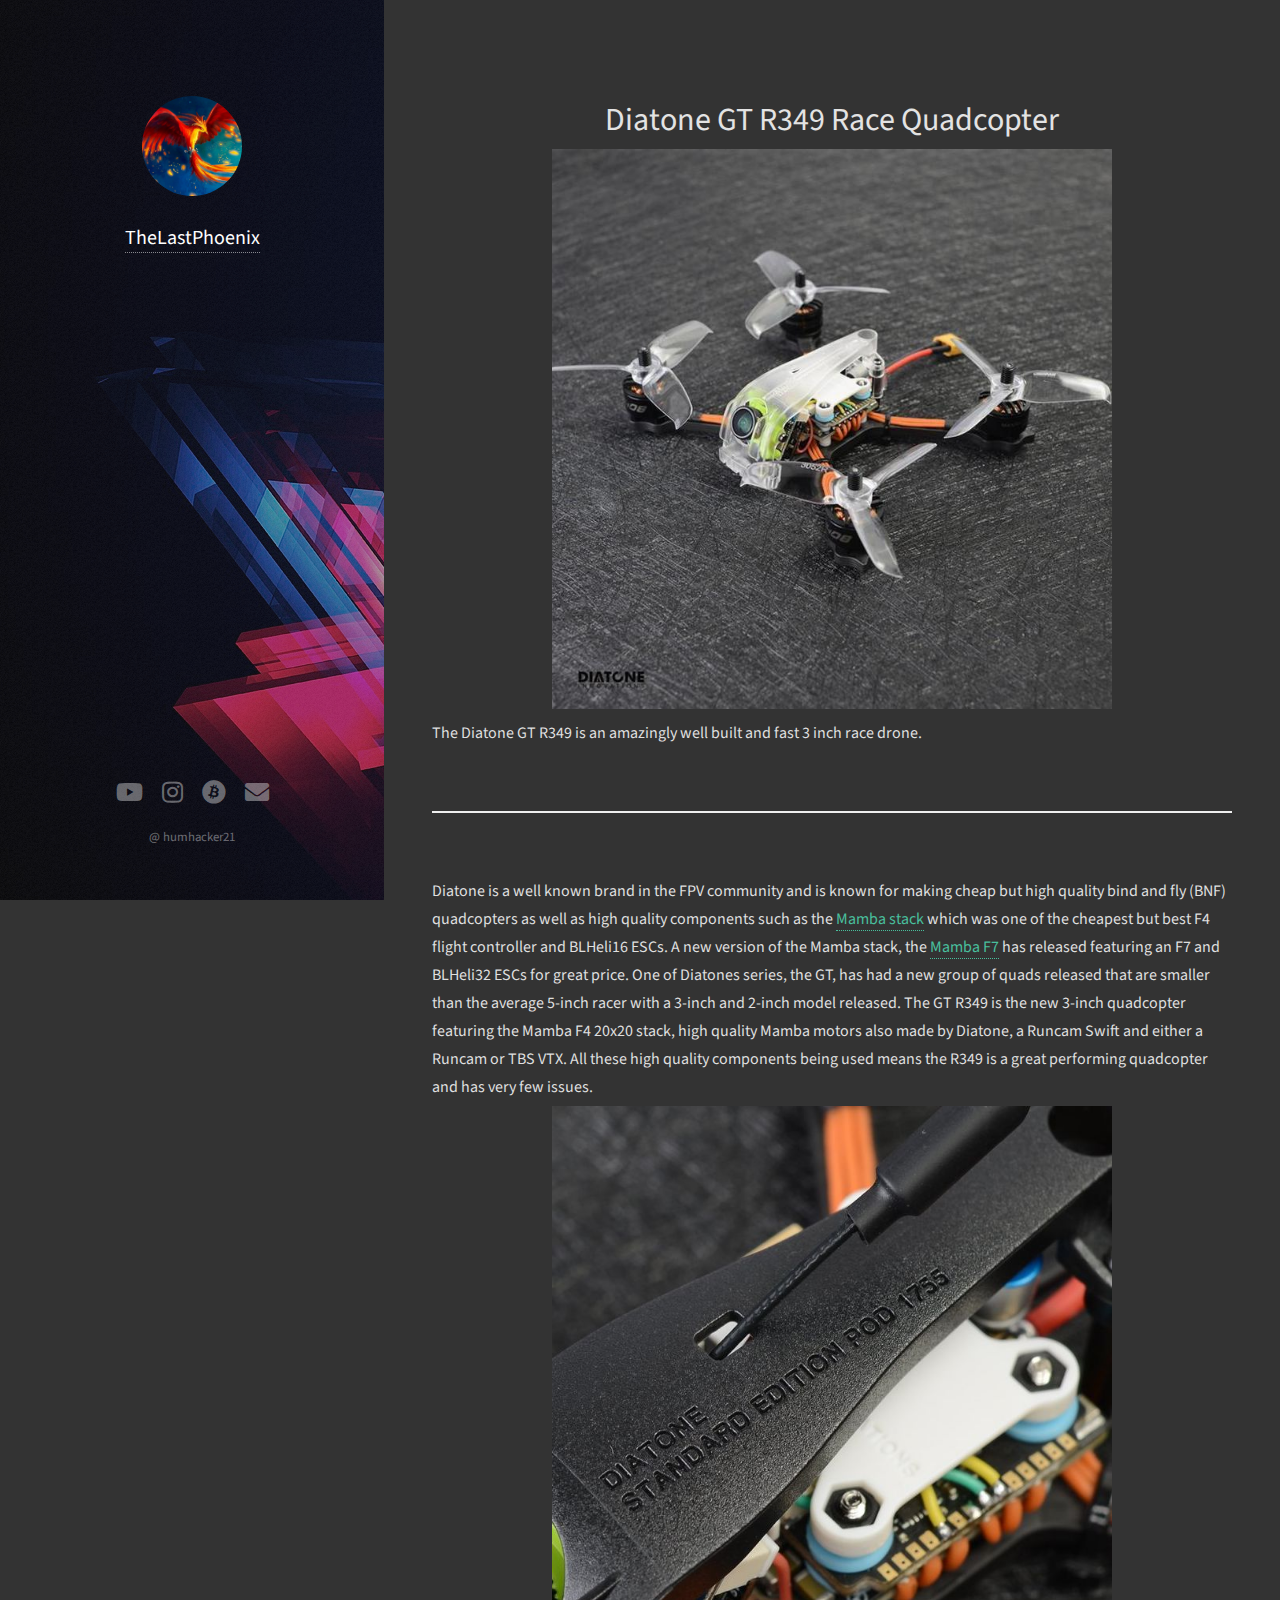
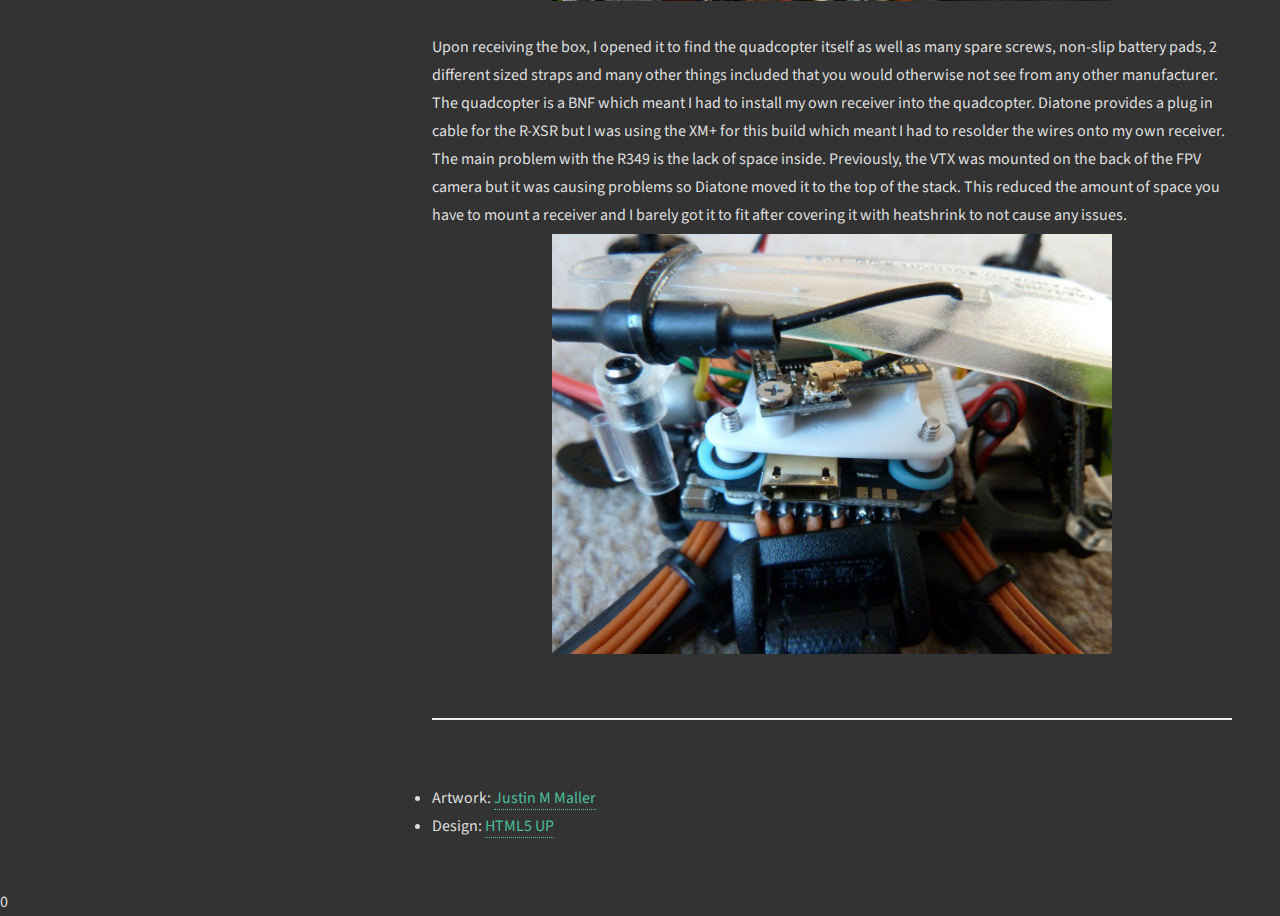
<file: r349.html>
<!DOCTYPE HTML>
<!--
	Strata by HTML5 UP
	html5up.net | @ajlkn
	Free for personal and commercial use under the CCA 3.0 license (html5up.net/license)
-->
<html>
	<head>
		<title>Diatone GT R349
		</title>
		<meta charset="utf-8" />
		<meta name="viewport" content="width=device-width, initial-scale=1, user-scalable=no" />
		<link rel="stylesheet" href="assets/css/main.css" />
	</head>
	<body class="is-preload">

		<!-- Header -->
			<header id="header" style="background-position: 0 0">
				<div class="inner">
					<a href="index.html" class="image avatar"><img src="images/profile.jpg" alt="" /></a>
					<h1><a href="index.html"> <strong>TheLastPhoenix</strong></a>
					</h1>
				</div>
			</header>

		<!-- Main -->
			<div id="main">

				<!-- One -->
					<section id="one">
						<header class="major">
							<h2>Diatone GT R349 Race Quadcopter</h2>
						</header>
						<img class="image-header" src="r349/diatone.jpg" alt="" />
						<p>The Diatone GT R349 is an amazingly well built and fast 3 inch race drone.</p>
						
					</section>

					<section id="two">
						<p>Diatone is a well known brand in the FPV community and is known for making cheap but high quality bind and fly (BNF) quadcopters as well as 
							high quality components such as the <a href="mambaf4.html" target="_blank"/>Mamba stack</a> which was one of the cheapest but best F4 flight controller 
							and BLHeli16 ESCs. A new version of the Mamba stack, the <a href="mambaf7.html" target="_blank"/>Mamba F7</a> has released featuring an F7 and BLHeli32 ESCs 
							for great price. One of Diatones series, the GT, has had a new group of quads released that are smaller than the average 5-inch racer with a 3-inch and 2-inch model 
							released. The GT R349 is the new 3-inch quadcopter featuring the Mamba F4 20x20 stack, high quality Mamba motors also made by Diatone, a Runcam Swift and 
							either a Runcam or TBS VTX. All these high quality components being used means the R349 is a great performing quadcopter and has very few issues.
							<img class="image-header" src="r349/closeup.jpg" alt="" />
						</p>
						<p>Upon receiving the box, I opened it to find the quadcopter itself as well as many spare screws, non-slip battery pads, 2 different sized straps and 
							many other things included that you would otherwise not see from any other manufacturer. The quadcopter is a BNF which meant I had to install my own 
							receiver into the quadcopter. Diatone provides a plug in cable for the R-XSR but I was using the XM+ for this build which meant I had to resolder the 
							wires onto my own receiver. The main problem with the R349 is the lack of space inside. Previously, the VTX was mounted on the back of the FPV camera 
							but it was causing problems so Diatone moved it to the top of the stack. This reduced the amount of space you have to mount a receiver and I barely 
							got it to fit after covering it with heatshrink to not cause any issues. 
							<img class="image-header" src="r349/nospace.JPG" alt="" />
						</p>


								<!-- 		<a href="URL" target="_blank"/>NAME</a>			-humhacker21-->
					</section>


				<!-- Three -->
				<section id="three">
						<li> Artwork: <a href="http://www.justinmaller.com" target="_blank"/> Justin M Maller</li></a><li>Design: <a href="http://html5up.net" target="_blank">HTML5 UP</a></li>
				</section>

				<!-- Four -->
				<!--
					<section id="four">
						<h2>Elements</h2>

						<section>
							<h4>Text</h4>
							<p>This is <b>bold</b> and this is <strong>strong</strong>. This is <i>italic</i> and this is <em>emphasized</em>.
							This is <sup>superscript</sup> text and this is <sub>subscript</sub> text.
							This is <u>underlined</u> and this is code: <code>for (;;) { ... }</code>. Finally, <a href="#">this is a link</a>.</p>
							<hr />
							<header>
								<h4>Heading with a Subtitle</h4>
								<p>Lorem ipsum dolor sit amet nullam id egestas urna aliquam</p>
							</header>
							<p>Nunc lacinia ante nunc ac lobortis. Interdum adipiscing gravida odio porttitor sem non mi integer non faucibus ornare mi ut ante amet placerat aliquet. Volutpat eu sed ante lacinia sapien lorem accumsan varius montes viverra nibh in adipiscing blandit tempus accumsan.</p>
							<header>
								<h5>Heading with a Subtitle</h5>
								<p>Lorem ipsum dolor sit amet nullam id egestas urna aliquam</p>
							</header>
							<p>Nunc lacinia ante nunc ac lobortis. Interdum adipiscing gravida odio porttitor sem non mi integer non faucibus ornare mi ut ante amet placerat aliquet. Volutpat eu sed ante lacinia sapien lorem accumsan varius montes viverra nibh in adipiscing blandit tempus accumsan.</p>
							<hr />
							<h2>Heading Level 2</h2>
							<h3>Heading Level 3</h3>
							<h4>Heading Level 4</h4>
							<h5>Heading Level 5</h5>
							<h6>Heading Level 6</h6>
							<hr />
							<h5>Blockquote</h5>
							<blockquote>Fringilla nisl. Donec accumsan interdum nisi, quis tincidunt felis sagittis eget tempus euismod. Vestibulum ante ipsum primis in faucibus vestibulum. Blandit adipiscing eu felis iaculis volutpat ac adipiscing accumsan faucibus. Vestibulum ante ipsum primis in faucibus lorem ipsum dolor sit amet nullam adipiscing eu felis.</blockquote>
							<h5>Preformatted</h5>
							<pre><code>i = 0;

while (!deck.isInOrder()) {
print 'Iteration ' + i;
deck.shuffle();
i++;
}

print 'It took ' + i + ' iterations to sort the deck.';</code></pre>
						</section>

						<section>
							<h4>Lists</h4>
							<div class="row">
								<div class="col-6 col-12-xsmall">
									<h5>Unordered</h5>
									<ul>
										<li>Dolor pulvinar etiam magna etiam.</li>
										<li>Sagittis adipiscing lorem eleifend.</li>
										<li>Felis enim feugiat dolore viverra.</li>
									</ul>
									<h5>Alternate</h5>
									<ul class="alt">
										<li>Dolor pulvinar etiam magna etiam.</li>
										<li>Sagittis adipiscing lorem eleifend.</li>
										<li>Felis enim feugiat dolore viverra.</li>
									</ul>
								</div>
								<div class="col-6 col-12-xsmall">
									<h5>Ordered</h5>
									<ol>
										<li>Dolor pulvinar etiam magna etiam.</li>
										<li>Etiam vel felis at lorem sed viverra.</li>
										<li>Felis enim feugiat dolore viverra.</li>
										<li>Dolor pulvinar etiam magna etiam.</li>
										<li>Etiam vel felis at lorem sed viverra.</li>
										<li>Felis enim feugiat dolore viverra.</li>
									</ol>
									<h5>Icons</h5>
									<ul class="icons">
										<li><a href="#" class="icon brands fa-twitter"><span class="label">Twitter</span></a></li>
										<li><a href="#" class="icon brands fa-facebook-f"><span class="label">Facebook</span></a></li>
										<li><a href="#" class="icon brands fa-instagram"><span class="label">Instagram</span></a></li>
										<li><a href="#" class="icon brands fa-github"><span class="label">Github</span></a></li>
										<li><a href="#" class="icon brands fa-dribbble"><span class="label">Dribbble</span></a></li>
										<li><a href="#" class="icon brands fa-tumblr"><span class="label">Tumblr</span></a></li>
									</ul>
								</div>
							</div>
							<h5>Actions</h5>
							<ul class="actions">
								<li><a href="#" class="button primary">Default</a></li>
								<li><a href="#" class="button">Default</a></li>
							</ul>
							<ul class="actions small">
								<li><a href="#" class="button primary small">Small</a></li>
								<li><a href="#" class="button small">Small</a></li>
							</ul>
							<div class="row">
								<div class="col-6 col-12-small">
									<ul class="actions stacked">
										<li><a href="#" class="button primary">Default</a></li>
										<li><a href="#" class="button">Default</a></li>
									</ul>
								</div>
								<div class="col-6 col-12-small">
									<ul class="actions stacked">
										<li><a href="#" class="button primary small">Small</a></li>
										<li><a href="#" class="button small">Small</a></li>
									</ul>
								</div>
								<div class="col-6 col-12-small">
									<ul class="actions stacked">
										<li><a href="#" class="button primary fit">Default</a></li>
										<li><a href="#" class="button fit">Default</a></li>
									</ul>
								</div>
								<div class="col-6 col-12-small">
									<ul class="actions stacked">
										<li><a href="#" class="button primary small fit">Small</a></li>
										<li><a href="#" class="button small fit">Small</a></li>
									</ul>
								</div>
							</div>
						</section>

						<section>
							<h4>Table</h4>
							<h5>Default</h5>
							<div class="table-wrapper">
								<table>
									<thead>
										<tr>
											<th>Name</th>
											<th>Description</th>
											<th>Price</th>
										</tr>
									</thead>
									<tbody>
										<tr>
											<td>Item One</td>
											<td>Ante turpis integer aliquet porttitor.</td>
											<td>29.99</td>
										</tr>
										<tr>
											<td>Item Two</td>
											<td>Vis ac commodo adipiscing arcu aliquet.</td>
											<td>19.99</td>
										</tr>
										<tr>
											<td>Item Three</td>
											<td> Morbi faucibus arcu accumsan lorem.</td>
											<td>29.99</td>
										</tr>
										<tr>
											<td>Item Four</td>
											<td>Vitae integer tempus condimentum.</td>
											<td>19.99</td>
										</tr>
										<tr>
											<td>Item Five</td>
											<td>Ante turpis integer aliquet porttitor.</td>
											<td>29.99</td>
										</tr>
									</tbody>
									<tfoot>
										<tr>
											<td colspan="2"></td>
											<td>100.00</td>
										</tr>
									</tfoot>
								</table>
							</div>

							<h5>Alternate</h5>
							<div class="table-wrapper">
								<table class="alt">
									<thead>
										<tr>
											<th>Name</th>
											<th>Description</th>
											<th>Price</th>
										</tr>
									</thead>
									<tbody>
										<tr>
											<td>Item One</td>
											<td>Ante turpis integer aliquet porttitor.</td>
											<td>29.99</td>
										</tr>
										<tr>
											<td>Item Two</td>
											<td>Vis ac commodo adipiscing arcu aliquet.</td>
											<td>19.99</td>
										</tr>
										<tr>
											<td>Item Three</td>
											<td> Morbi faucibus arcu accumsan lorem.</td>
											<td>29.99</td>
										</tr>
										<tr>
											<td>Item Four</td>
											<td>Vitae integer tempus condimentum.</td>
											<td>19.99</td>
										</tr>
										<tr>
											<td>Item Five</td>
											<td>Ante turpis integer aliquet porttitor.</td>
											<td>29.99</td>
										</tr>
									</tbody>
									<tfoot>
										<tr>
											<td colspan="2"></td>
											<td>100.00</td>
										</tr>
									</tfoot>
								</table>
							</div>
						</section>

						<section>
							<h4>Buttons</h4>
							<ul class="actions">
								<li><a href="#" class="button primary">Primary</a></li>
								<li><a href="#" class="button">Default</a></li>
							</ul>
							<ul class="actions">
								<li><a href="#" class="button large">Large</a></li>
								<li><a href="#" class="button">Default</a></li>
								<li><a href="#" class="button small">Small</a></li>
							</ul>
							<ul class="actions fit">
								<li><a href="#" class="button primary fit">Fit</a></li>
								<li><a href="#" class="button fit">Fit</a></li>
							</ul>
							<ul class="actions fit small">
								<li><a href="#" class="button primary fit small">Fit + Small</a></li>
								<li><a href="#" class="button fit small">Fit + Small</a></li>
							</ul>
							<ul class="actions">
								<li><a href="#" class="button primary icon solid fa-download">Icon</a></li>
								<li><a href="#" class="button icon solid fa-download">Icon</a></li>
							</ul>
							<ul class="actions">
								<li><span class="button primary disabled">Primary</span></li>
								<li><span class="button disabled">Default</span></li>
							</ul>
						</section>

						<section>
							<h4>Form</h4>
							<form method="post" action="#">
								<div class="row gtr-uniform gtr-50">
									<div class="col-6 col-12-xsmall">
										<input type="text" name="demo-name" id="demo-name" value="" placeholder="Name" />
									</div>
									<div class="col-6 col-12-xsmall">
										<input type="email" name="demo-email" id="demo-email" value="" placeholder="Email" />
									</div>
									<div class="col-12">
										<select name="demo-category" id="demo-category">
											<option value="">- Category -</option>
											<option value="1">Manufacturing</option>
											<option value="1">Shipping</option>
											<option value="1">Administration</option>
											<option value="1">Human Resources</option>
										</select>
									</div>
									<div class="col-4 col-12-small">
										<input type="radio" id="demo-priority-low" name="demo-priority" checked>
										<label for="demo-priority-low">Low Priority</label>
									</div>
									<div class="col-4 col-12-small">
										<input type="radio" id="demo-priority-normal" name="demo-priority">
										<label for="demo-priority-normal">Normal Priority</label>
									</div>
									<div class="col-4 col-12-small">
										<input type="radio" id="demo-priority-high" name="demo-priority">
										<label for="demo-priority-high">High Priority</label>
									</div>
									<div class="col-6 col-12-small">
										<input type="checkbox" id="demo-copy" name="demo-copy">
										<label for="demo-copy">Email me a copy of this message</label>
									</div>
									<div class="col-6 col-12-small">
										<input type="checkbox" id="demo-human" name="demo-human" checked>
										<label for="demo-human">I am a human and not a robot</label>
									</div>
									<div class="col-12">
										<textarea name="demo-message" id="demo-message" placeholder="Enter your message" rows="6"></textarea>
									</div>
									<div class="col-12">
										<ul class="actions">
											<li><input type="submit" value="Send Message" class="primary" /></li>
											<li><input type="reset" value="Reset" /></li>
										</ul>
									</div>
								</div>
							</form>
						</section>

						<section>
							<h4>Image</h4>
							<h5>Fit</h5>
							<div class="box alt">
								<div class="row gtr-50 gtr-uniform">
									<div class="col-12"><span class="image fit"><img src="images/fulls/05.jpg" alt="" /></span></div>
									<div class="col-4"><span class="image fit"><img src="images/thumbs/01.jpg" alt="" /></span></div>
									<div class="col-4"><span class="image fit"><img src="images/thumbs/02.jpg" alt="" /></span></div>
									<div class="col-4"><span class="image fit"><img src="images/thumbs/03.jpg" alt="" /></span></div>
									<div class="col-4"><span class="image fit"><img src="images/thumbs/04.jpg" alt="" /></span></div>
									<div class="col-4"><span class="image fit"><img src="images/thumbs/05.jpg" alt="" /></span></div>
									<div class="col-4"><span class="image fit"><img src="images/thumbs/06.jpg" alt="" /></span></div>
									<div class="col-4"><span class="image fit"><img src="images/thumbs/03.jpg" alt="" /></span></div>
									<div class="col-4"><span class="image fit"><img src="images/thumbs/02.jpg" alt="" /></span></div>
									<div class="col-4"><span class="image fit"><img src="images/thumbs/01.jpg" alt="" /></span></div>
								</div>
							</div>
							<h5>Left &amp; Right</h5>
							<p><span class="image left"><img src="images/avatar.jpg" alt="" /></span>Fringilla nisl. Donec accumsan interdum nisi, quis tincidunt felis sagittis eget. tempus euismod. Vestibulum ante ipsum primis in faucibus vestibulum. Blandit adipiscing eu felis iaculis volutpat ac adipiscing accumsan eu faucibus. Integer ac pellentesque praesent tincidunt felis sagittis eget. tempus euismod. Vestibulum ante ipsum primis in faucibus vestibulum. Blandit adipiscing eu felis iaculis volutpat ac adipiscing accumsan eu faucibus. Integer ac pellentesque praesent. Donec accumsan interdum nisi, quis tincidunt felis sagittis eget. tempus euismod. Vestibulum ante ipsum primis in faucibus vestibulum. Blandit adipiscing eu felis iaculis volutpat ac adipiscing accumsan eu faucibus. Integer ac pellentesque praesent tincidunt felis sagittis eget. tempus euismod. Vestibulum ante ipsum primis in faucibus vestibulum. Blandit adipiscing eu felis iaculis volutpat ac adipiscing accumsan eu faucibus. Integer ac pellentesque praesent.</p>
							<p><span class="image right"><img src="images/avatar.jpg" alt="" /></span>Fringilla nisl. Donec accumsan interdum nisi, quis tincidunt felis sagittis eget. tempus euismod. Vestibulum ante ipsum primis in faucibus vestibulum. Blandit adipiscing eu felis iaculis volutpat ac adipiscing accumsan eu faucibus. Integer ac pellentesque praesent tincidunt felis sagittis eget. tempus euismod. Vestibulum ante ipsum primis in faucibus vestibulum. Blandit adipiscing eu felis iaculis volutpat ac adipiscing accumsan eu faucibus. Integer ac pellentesque praesent. Donec accumsan interdum nisi, quis tincidunt felis sagittis eget. tempus euismod. Vestibulum ante ipsum primis in faucibus vestibulum. Blandit adipiscing eu felis iaculis volutpat ac adipiscing accumsan eu faucibus. Integer ac pellentesque praesent tincidunt felis sagittis eget. tempus euismod. Vestibulum ante ipsum primis in faucibus vestibulum. Blandit adipiscing eu felis iaculis volutpat ac adipiscing accumsan eu faucibus. Integer ac pellentesque praesent.</p>
						</section>

					</section>
				-->

			</div>

		<!-- Footer -->
		<footer id="footer">
				<div class="inner">
					<ul class="icons">
						<li><a href="https://www.youtube.com/channel/UCYZeo4mHTFMJ0mfbYOta1hg" class="icon brands fa-youtube"><span class="label">Youtube</span></a></li>
						<li><a href="#" class="icon brands fa-instagram"><span class="label">Instagram</span></a></li>
						<li><a href="#" class="icon brands fa-bitcoin"><span class="label">Bitcoin</span></a></li>
						<li><a href="mailto:humhacker21@gmail.com" class="icon solid fa-envelope"><span class="label">Email</span></a></li>
					</ul>
					<ul class="copyright">
						<li>  @ humhacker21</li>
					</ul>
				</div>
			</footer>

		<!-- Scripts -->
		
			<script src="assets/js/jquery.min.js"></script>
			<script src="assets/js/jquery.poptrox.min.js"></script>
			<script src="assets/js/browser.min.js"></script>0
			
			<script src="assets/js/breakpoints.min.js"></script>
			
			<script src="assets/js/util.js"></script>
			<script src="assets/js/main.js"></script>
		
		

	</body>
</html>
</file>
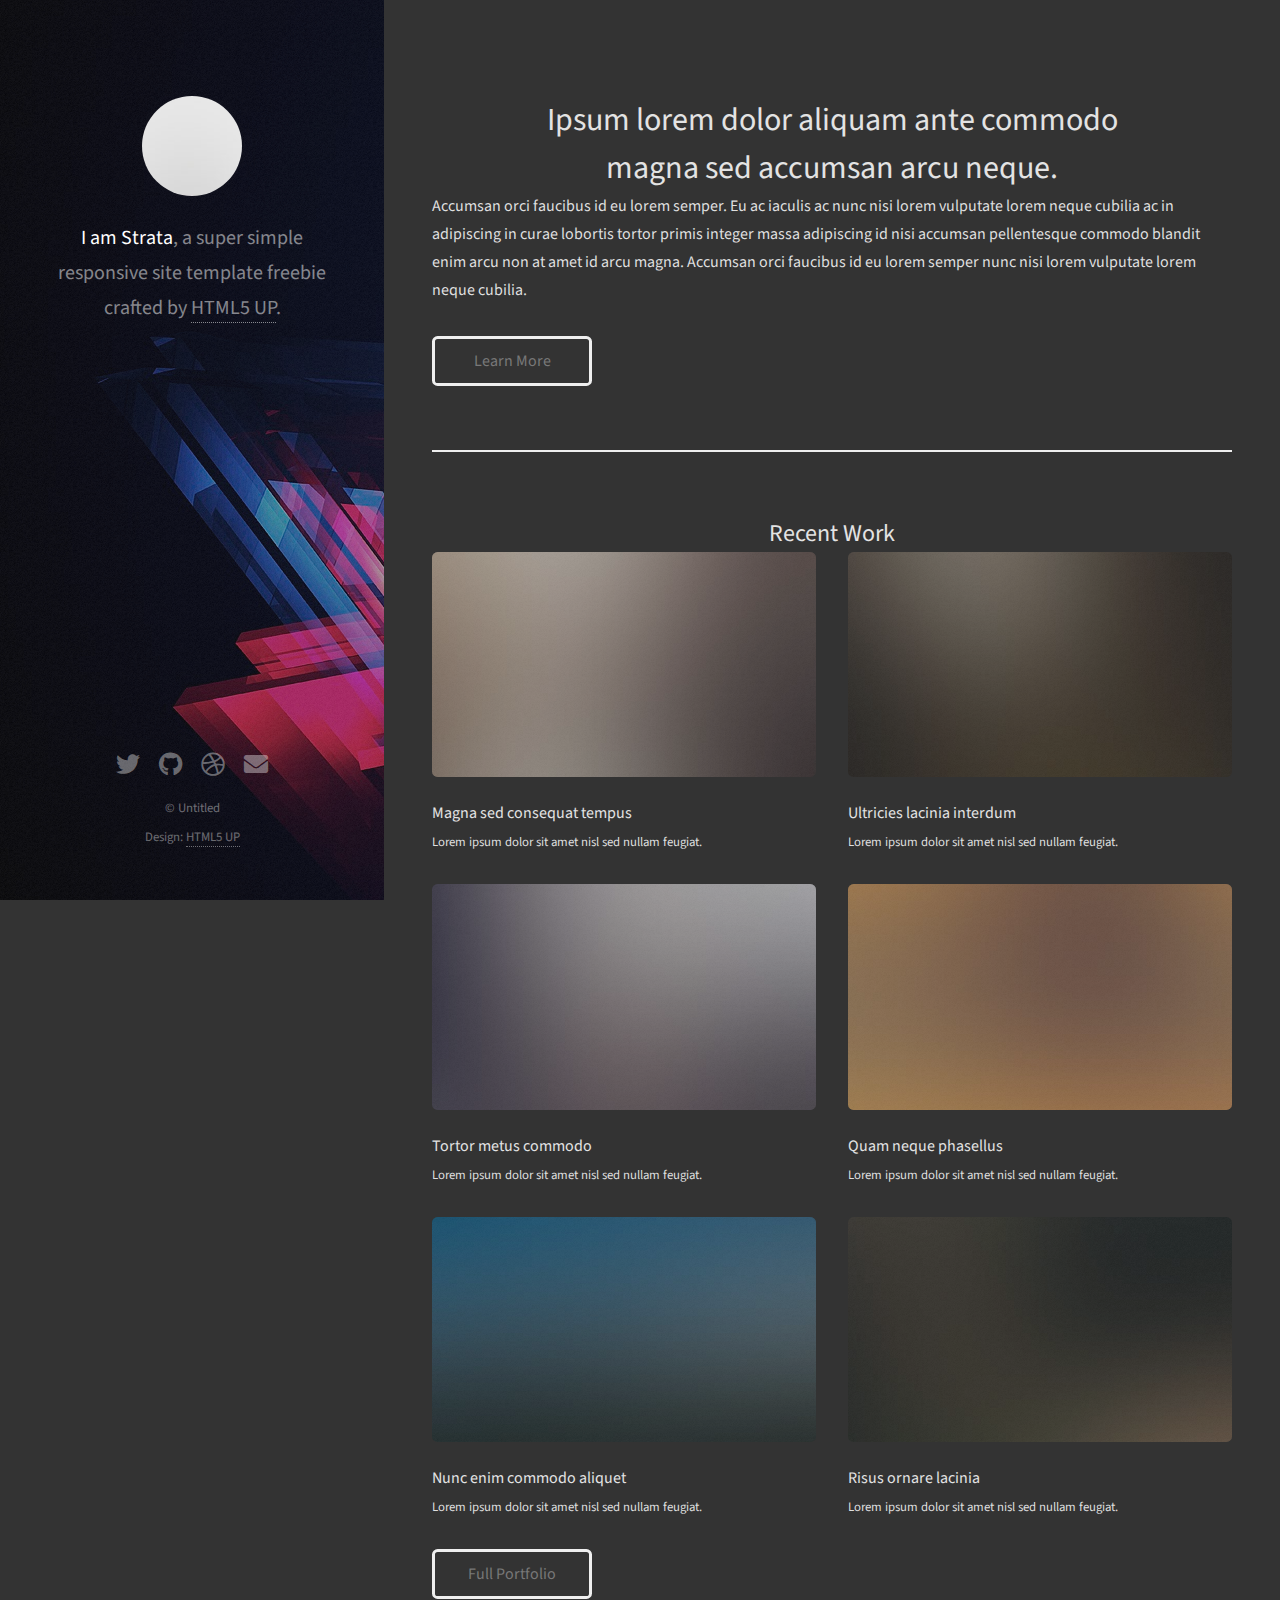
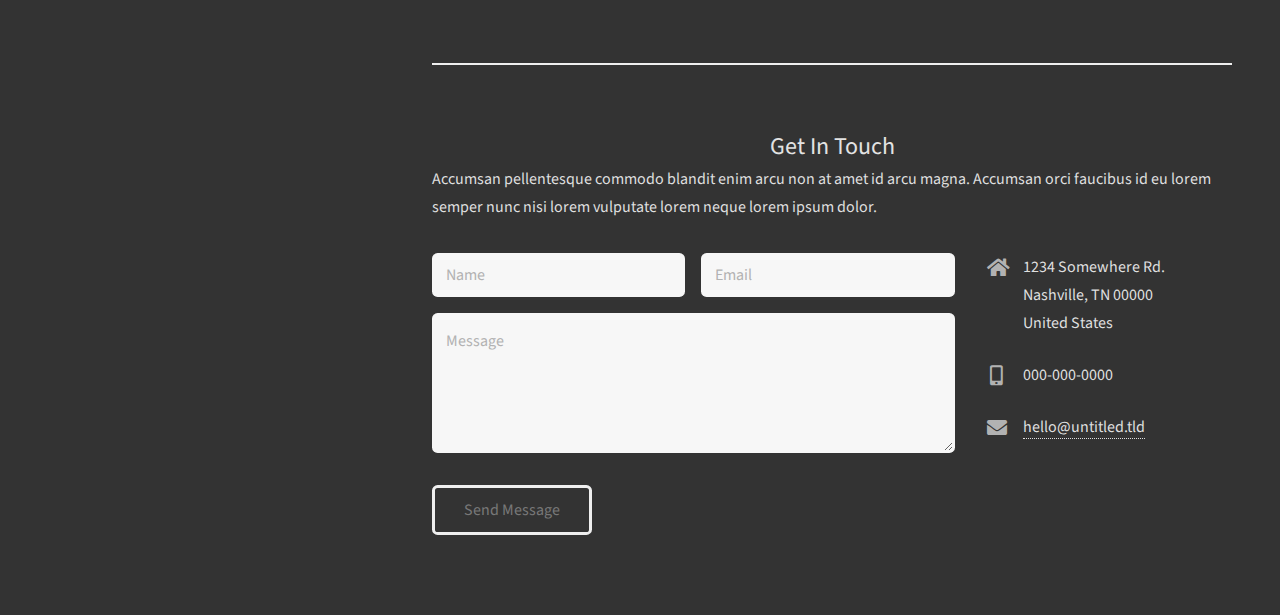
<file: testindex.html>
<!DOCTYPE HTML>
<!--
	Strata by HTML5 UP
	html5up.net | @ajlkn
	Free for personal and commercial use under the CCA 3.0 license (html5up.net/license)
-->
<html>
	<head>
		<title>Strata by HTML5 UP</title>
		<meta charset="utf-8" />
		<meta name="viewport" content="width=device-width, initial-scale=1, user-scalable=no" />
		<link rel="stylesheet" href="assets/css/main.css" />
	</head>
	<body class="is-preload">

		<!-- Header -->
			<header id="header">
				<div class="inner">
					<a href="#" class="image avatar"><img src="images/avatar.jpg" alt="" /></a>
					<h1><strong>I am Strata</strong>, a super simple<br />
					responsive site template freebie<br />
					crafted by <a href="http://html5up.net">HTML5 UP</a>.</h1>
				</div>
			</header>

		<!-- Main -->
			<div id="main">

				<!-- One -->
					<section id="one">
						<header class="major">
							<h2>Ipsum lorem dolor aliquam ante commodo<br />
							magna sed accumsan arcu neque.</h2>
						</header>
						<p>Accumsan orci faucibus id eu lorem semper. Eu ac iaculis ac nunc nisi lorem vulputate lorem neque cubilia ac in adipiscing in curae lobortis tortor primis integer massa adipiscing id nisi accumsan pellentesque commodo blandit enim arcu non at amet id arcu magna. Accumsan orci faucibus id eu lorem semper nunc nisi lorem vulputate lorem neque cubilia.</p>
						<ul class="actions">
							<li><a href="#" class="button">Learn More</a></li>
						</ul>
					</section>

				<!-- Two -->
					<section id="two">
						<h2>Recent Work</h2>
						<div class="row">
							<article class="col-6 col-12-xsmall work-item">
								<a href="images/fulls/01.jpg" class="image fit thumb"><img src="images/thumbs/01.jpg" alt="" /></a>
								<h3>Magna sed consequat tempus</h3>
								<p>Lorem ipsum dolor sit amet nisl sed nullam feugiat.</p>
							</article>
							<article class="col-6 col-12-xsmall work-item">
								<a href="images/fulls/02.jpg" class="image fit thumb"><img src="images/thumbs/02.jpg" alt="" /></a>
								<h3>Ultricies lacinia interdum</h3>
								<p>Lorem ipsum dolor sit amet nisl sed nullam feugiat.</p>
							</article>
							<article class="col-6 col-12-xsmall work-item">
								<a href="images/fulls/03.jpg" class="image fit thumb"><img src="images/thumbs/03.jpg" alt="" /></a>
								<h3>Tortor metus commodo</h3>
								<p>Lorem ipsum dolor sit amet nisl sed nullam feugiat.</p>
							</article>
							<article class="col-6 col-12-xsmall work-item">
								<a href="images/fulls/04.jpg" class="image fit thumb"><img src="images/thumbs/04.jpg" alt="" /></a>
								<h3>Quam neque phasellus</h3>
								<p>Lorem ipsum dolor sit amet nisl sed nullam feugiat.</p>
							</article>
							<article class="col-6 col-12-xsmall work-item">
								<a href="images/fulls/05.jpg" class="image fit thumb"><img src="images/thumbs/05.jpg" alt="" /></a>
								<h3>Nunc enim commodo aliquet</h3>
								<p>Lorem ipsum dolor sit amet nisl sed nullam feugiat.</p>
							</article>
							<article class="col-6 col-12-xsmall work-item">
								<a href="images/fulls/06.jpg" class="image fit thumb"><img src="images/thumbs/06.jpg" alt="" /></a>
								<h3>Risus ornare lacinia</h3>
								<p>Lorem ipsum dolor sit amet nisl sed nullam feugiat.</p>
							</article>
						</div>
						<ul class="actions">
							<li><a href="#" class="button">Full Portfolio</a></li>
						</ul>
					</section>

				<!-- Three -->
					<section id="three">
						<h2>Get In Touch</h2>
						<p>Accumsan pellentesque commodo blandit enim arcu non at amet id arcu magna. Accumsan orci faucibus id eu lorem semper nunc nisi lorem vulputate lorem neque lorem ipsum dolor.</p>
						<div class="row">
							<div class="col-8 col-12-small">
								<form method="post" action="#">
									<div class="row gtr-uniform gtr-50">
										<div class="col-6 col-12-xsmall"><input type="text" name="name" id="name" placeholder="Name" /></div>
										<div class="col-6 col-12-xsmall"><input type="email" name="email" id="email" placeholder="Email" /></div>
										<div class="col-12"><textarea name="message" id="message" placeholder="Message" rows="4"></textarea></div>
									</div>
								</form>
								<ul class="actions">
									<li><input type="submit" value="Send Message" /></li>
								</ul>
							</div>
							<div class="col-4 col-12-small">
								<ul class="labeled-icons">
									<li>
										<h3 class="icon solid fa-home"><span class="label">Address</span></h3>
										1234 Somewhere Rd.<br />
										Nashville, TN 00000<br />
										United States
									</li>
									<li>
										<h3 class="icon solid fa-mobile-alt"><span class="label">Phone</span></h3>
										000-000-0000
									</li>
									<li>
										<h3 class="icon solid fa-envelope"><span class="label">Email</span></h3>
										<a href="#">hello@untitled.tld</a>
									</li>
								</ul>
							</div>
						</div>
					</section>

				<!-- Four -->
				<!--
					<section id="four">
						<h2>Elements</h2>

						<section>
							<h4>Text</h4>
							<p>This is <b>bold</b> and this is <strong>strong</strong>. This is <i>italic</i> and this is <em>emphasized</em>.
							This is <sup>superscript</sup> text and this is <sub>subscript</sub> text.
							This is <u>underlined</u> and this is code: <code>for (;;) { ... }</code>. Finally, <a href="#">this is a link</a>.</p>
							<hr />
							<header>
								<h4>Heading with a Subtitle</h4>
								<p>Lorem ipsum dolor sit amet nullam id egestas urna aliquam</p>
							</header>
							<p>Nunc lacinia ante nunc ac lobortis. Interdum adipiscing gravida odio porttitor sem non mi integer non faucibus ornare mi ut ante amet placerat aliquet. Volutpat eu sed ante lacinia sapien lorem accumsan varius montes viverra nibh in adipiscing blandit tempus accumsan.</p>
							<header>
								<h5>Heading with a Subtitle</h5>
								<p>Lorem ipsum dolor sit amet nullam id egestas urna aliquam</p>
							</header>
							<p>Nunc lacinia ante nunc ac lobortis. Interdum adipiscing gravida odio porttitor sem non mi integer non faucibus ornare mi ut ante amet placerat aliquet. Volutpat eu sed ante lacinia sapien lorem accumsan varius montes viverra nibh in adipiscing blandit tempus accumsan.</p>
							<hr />
							<h2>Heading Level 2</h2>
							<h3>Heading Level 3</h3>
							<h4>Heading Level 4</h4>
							<h5>Heading Level 5</h5>
							<h6>Heading Level 6</h6>
							<hr />
							<h5>Blockquote</h5>
							<blockquote>Fringilla nisl. Donec accumsan interdum nisi, quis tincidunt felis sagittis eget tempus euismod. Vestibulum ante ipsum primis in faucibus vestibulum. Blandit adipiscing eu felis iaculis volutpat ac adipiscing accumsan faucibus. Vestibulum ante ipsum primis in faucibus lorem ipsum dolor sit amet nullam adipiscing eu felis.</blockquote>
							<h5>Preformatted</h5>
							<pre><code>i = 0;

while (!deck.isInOrder()) {
print 'Iteration ' + i;
deck.shuffle();
i++;
}

print 'It took ' + i + ' iterations to sort the deck.';</code></pre>
						</section>

						<section>
							<h4>Lists</h4>
							<div class="row">
								<div class="col-6 col-12-xsmall">
									<h5>Unordered</h5>
									<ul>
										<li>Dolor pulvinar etiam magna etiam.</li>
										<li>Sagittis adipiscing lorem eleifend.</li>
										<li>Felis enim feugiat dolore viverra.</li>
									</ul>
									<h5>Alternate</h5>
									<ul class="alt">
										<li>Dolor pulvinar etiam magna etiam.</li>
										<li>Sagittis adipiscing lorem eleifend.</li>
										<li>Felis enim feugiat dolore viverra.</li>
									</ul>
								</div>
								<div class="col-6 col-12-xsmall">
									<h5>Ordered</h5>
									<ol>
										<li>Dolor pulvinar etiam magna etiam.</li>
										<li>Etiam vel felis at lorem sed viverra.</li>
										<li>Felis enim feugiat dolore viverra.</li>
										<li>Dolor pulvinar etiam magna etiam.</li>
										<li>Etiam vel felis at lorem sed viverra.</li>
										<li>Felis enim feugiat dolore viverra.</li>
									</ol>
									<h5>Icons</h5>
									<ul class="icons">
										<li><a href="#" class="icon brands fa-twitter"><span class="label">Twitter</span></a></li>
										<li><a href="#" class="icon brands fa-facebook-f"><span class="label">Facebook</span></a></li>
										<li><a href="#" class="icon brands fa-instagram"><span class="label">Instagram</span></a></li>
										<li><a href="#" class="icon brands fa-github"><span class="label">Github</span></a></li>
										<li><a href="#" class="icon brands fa-dribbble"><span class="label">Dribbble</span></a></li>
										<li><a href="#" class="icon brands fa-tumblr"><span class="label">Tumblr</span></a></li>
									</ul>
								</div>
							</div>
							<h5>Actions</h5>
							<ul class="actions">
								<li><a href="#" class="button primary">Default</a></li>
								<li><a href="#" class="button">Default</a></li>
							</ul>
							<ul class="actions small">
								<li><a href="#" class="button primary small">Small</a></li>
								<li><a href="#" class="button small">Small</a></li>
							</ul>
							<div class="row">
								<div class="col-6 col-12-small">
									<ul class="actions stacked">
										<li><a href="#" class="button primary">Default</a></li>
										<li><a href="#" class="button">Default</a></li>
									</ul>
								</div>
								<div class="col-6 col-12-small">
									<ul class="actions stacked">
										<li><a href="#" class="button primary small">Small</a></li>
										<li><a href="#" class="button small">Small</a></li>
									</ul>
								</div>
								<div class="col-6 col-12-small">
									<ul class="actions stacked">
										<li><a href="#" class="button primary fit">Default</a></li>
										<li><a href="#" class="button fit">Default</a></li>
									</ul>
								</div>
								<div class="col-6 col-12-small">
									<ul class="actions stacked">
										<li><a href="#" class="button primary small fit">Small</a></li>
										<li><a href="#" class="button small fit">Small</a></li>
									</ul>
								</div>
							</div>
						</section>

						<section>
							<h4>Table</h4>
							<h5>Default</h5>
							<div class="table-wrapper">
								<table>
									<thead>
										<tr>
											<th>Name</th>
											<th>Description</th>
											<th>Price</th>
										</tr>
									</thead>
									<tbody>
										<tr>
											<td>Item One</td>
											<td>Ante turpis integer aliquet porttitor.</td>
											<td>29.99</td>
										</tr>
										<tr>
											<td>Item Two</td>
											<td>Vis ac commodo adipiscing arcu aliquet.</td>
											<td>19.99</td>
										</tr>
										<tr>
											<td>Item Three</td>
											<td> Morbi faucibus arcu accumsan lorem.</td>
											<td>29.99</td>
										</tr>
										<tr>
											<td>Item Four</td>
											<td>Vitae integer tempus condimentum.</td>
											<td>19.99</td>
										</tr>
										<tr>
											<td>Item Five</td>
											<td>Ante turpis integer aliquet porttitor.</td>
											<td>29.99</td>
										</tr>
									</tbody>
									<tfoot>
										<tr>
											<td colspan="2"></td>
											<td>100.00</td>
										</tr>
									</tfoot>
								</table>
							</div>

							<h5>Alternate</h5>
							<div class="table-wrapper">
								<table class="alt">
									<thead>
										<tr>
											<th>Name</th>
											<th>Description</th>
											<th>Price</th>
										</tr>
									</thead>
									<tbody>
										<tr>
											<td>Item One</td>
											<td>Ante turpis integer aliquet porttitor.</td>
											<td>29.99</td>
										</tr>
										<tr>
											<td>Item Two</td>
											<td>Vis ac commodo adipiscing arcu aliquet.</td>
											<td>19.99</td>
										</tr>
										<tr>
											<td>Item Three</td>
											<td> Morbi faucibus arcu accumsan lorem.</td>
											<td>29.99</td>
										</tr>
										<tr>
											<td>Item Four</td>
											<td>Vitae integer tempus condimentum.</td>
											<td>19.99</td>
										</tr>
										<tr>
											<td>Item Five</td>
											<td>Ante turpis integer aliquet porttitor.</td>
											<td>29.99</td>
										</tr>
									</tbody>
									<tfoot>
										<tr>
											<td colspan="2"></td>
											<td>100.00</td>
										</tr>
									</tfoot>
								</table>
							</div>
						</section>

						<section>
							<h4>Buttons</h4>
							<ul class="actions">
								<li><a href="#" class="button primary">Primary</a></li>
								<li><a href="#" class="button">Default</a></li>
							</ul>
							<ul class="actions">
								<li><a href="#" class="button large">Large</a></li>
								<li><a href="#" class="button">Default</a></li>
								<li><a href="#" class="button small">Small</a></li>
							</ul>
							<ul class="actions fit">
								<li><a href="#" class="button primary fit">Fit</a></li>
								<li><a href="#" class="button fit">Fit</a></li>
							</ul>
							<ul class="actions fit small">
								<li><a href="#" class="button primary fit small">Fit + Small</a></li>
								<li><a href="#" class="button fit small">Fit + Small</a></li>
							</ul>
							<ul class="actions">
								<li><a href="#" class="button primary icon solid fa-download">Icon</a></li>
								<li><a href="#" class="button icon solid fa-download">Icon</a></li>
							</ul>
							<ul class="actions">
								<li><span class="button primary disabled">Primary</span></li>
								<li><span class="button disabled">Default</span></li>
							</ul>
						</section>

						<section>
							<h4>Form</h4>
							<form method="post" action="#">
								<div class="row gtr-uniform gtr-50">
									<div class="col-6 col-12-xsmall">
										<input type="text" name="demo-name" id="demo-name" value="" placeholder="Name" />
									</div>
									<div class="col-6 col-12-xsmall">
										<input type="email" name="demo-email" id="demo-email" value="" placeholder="Email" />
									</div>
									<div class="col-12">
										<select name="demo-category" id="demo-category">
											<option value="">- Category -</option>
											<option value="1">Manufacturing</option>
											<option value="1">Shipping</option>
											<option value="1">Administration</option>
											<option value="1">Human Resources</option>
										</select>
									</div>
									<div class="col-4 col-12-small">
										<input type="radio" id="demo-priority-low" name="demo-priority" checked>
										<label for="demo-priority-low">Low Priority</label>
									</div>
									<div class="col-4 col-12-small">
										<input type="radio" id="demo-priority-normal" name="demo-priority">
										<label for="demo-priority-normal">Normal Priority</label>
									</div>
									<div class="col-4 col-12-small">
										<input type="radio" id="demo-priority-high" name="demo-priority">
										<label for="demo-priority-high">High Priority</label>
									</div>
									<div class="col-6 col-12-small">
										<input type="checkbox" id="demo-copy" name="demo-copy">
										<label for="demo-copy">Email me a copy of this message</label>
									</div>
									<div class="col-6 col-12-small">
										<input type="checkbox" id="demo-human" name="demo-human" checked>
										<label for="demo-human">I am a human and not a robot</label>
									</div>
									<div class="col-12">
										<textarea name="demo-message" id="demo-message" placeholder="Enter your message" rows="6"></textarea>
									</div>
									<div class="col-12">
										<ul class="actions">
											<li><input type="submit" value="Send Message" class="primary" /></li>
											<li><input type="reset" value="Reset" /></li>
										</ul>
									</div>
								</div>
							</form>
						</section>

						<section>
							<h4>Image</h4>
							<h5>Fit</h5>
							<div class="box alt">
								<div class="row gtr-50 gtr-uniform">
									<div class="col-12"><span class="image fit"><img src="images/fulls/05.jpg" alt="" /></span></div>
									<div class="col-4"><span class="image fit"><img src="images/thumbs/01.jpg" alt="" /></span></div>
									<div class="col-4"><span class="image fit"><img src="images/thumbs/02.jpg" alt="" /></span></div>
									<div class="col-4"><span class="image fit"><img src="images/thumbs/03.jpg" alt="" /></span></div>
									<div class="col-4"><span class="image fit"><img src="images/thumbs/04.jpg" alt="" /></span></div>
									<div class="col-4"><span class="image fit"><img src="images/thumbs/05.jpg" alt="" /></span></div>
									<div class="col-4"><span class="image fit"><img src="images/thumbs/06.jpg" alt="" /></span></div>
									<div class="col-4"><span class="image fit"><img src="images/thumbs/03.jpg" alt="" /></span></div>
									<div class="col-4"><span class="image fit"><img src="images/thumbs/02.jpg" alt="" /></span></div>
									<div class="col-4"><span class="image fit"><img src="images/thumbs/01.jpg" alt="" /></span></div>
								</div>
							</div>
							<h5>Left &amp; Right</h5>
							<p><span class="image left"><img src="images/avatar.jpg" alt="" /></span>Fringilla nisl. Donec accumsan interdum nisi, quis tincidunt felis sagittis eget. tempus euismod. Vestibulum ante ipsum primis in faucibus vestibulum. Blandit adipiscing eu felis iaculis volutpat ac adipiscing accumsan eu faucibus. Integer ac pellentesque praesent tincidunt felis sagittis eget. tempus euismod. Vestibulum ante ipsum primis in faucibus vestibulum. Blandit adipiscing eu felis iaculis volutpat ac adipiscing accumsan eu faucibus. Integer ac pellentesque praesent. Donec accumsan interdum nisi, quis tincidunt felis sagittis eget. tempus euismod. Vestibulum ante ipsum primis in faucibus vestibulum. Blandit adipiscing eu felis iaculis volutpat ac adipiscing accumsan eu faucibus. Integer ac pellentesque praesent tincidunt felis sagittis eget. tempus euismod. Vestibulum ante ipsum primis in faucibus vestibulum. Blandit adipiscing eu felis iaculis volutpat ac adipiscing accumsan eu faucibus. Integer ac pellentesque praesent.</p>
							<p><span class="image right"><img src="images/avatar.jpg" alt="" /></span>Fringilla nisl. Donec accumsan interdum nisi, quis tincidunt felis sagittis eget. tempus euismod. Vestibulum ante ipsum primis in faucibus vestibulum. Blandit adipiscing eu felis iaculis volutpat ac adipiscing accumsan eu faucibus. Integer ac pellentesque praesent tincidunt felis sagittis eget. tempus euismod. Vestibulum ante ipsum primis in faucibus vestibulum. Blandit adipiscing eu felis iaculis volutpat ac adipiscing accumsan eu faucibus. Integer ac pellentesque praesent. Donec accumsan interdum nisi, quis tincidunt felis sagittis eget. tempus euismod. Vestibulum ante ipsum primis in faucibus vestibulum. Blandit adipiscing eu felis iaculis volutpat ac adipiscing accumsan eu faucibus. Integer ac pellentesque praesent tincidunt felis sagittis eget. tempus euismod. Vestibulum ante ipsum primis in faucibus vestibulum. Blandit adipiscing eu felis iaculis volutpat ac adipiscing accumsan eu faucibus. Integer ac pellentesque praesent.</p>
						</section>

					</section>
				-->

			</div>

		<!-- Footer -->
			<footer id="footer">
				<div class="inner">
					<ul class="icons">
						<li><a href="#" class="icon brands fa-twitter"><span class="label">Twitter</span></a></li>
						<li><a href="#" class="icon brands fa-github"><span class="label">Github</span></a></li>
						<li><a href="#" class="icon brands fa-dribbble"><span class="label">Dribbble</span></a></li>
						<li><a href="#" class="icon solid fa-envelope"><span class="label">Email</span></a></li>
					</ul>
					<ul class="copyright">
						<li>&copy; Untitled</li><li>Design: <a href="http://html5up.net">HTML5 UP</a></li>
					</ul>
				</div>
			</footer>

		<!-- Scripts -->
			<script src="assets/js/jquery.min.js"></script>
			<script src="assets/js/jquery.poptrox.min.js"></script>
			<script src="assets/js/browser.min.js"></script>
			<script src="assets/js/breakpoints.min.js"></script>
			<script src="assets/js/util.js"></script>
			<script src="assets/js/main.js"></script>

	</body>
</html>
</file>
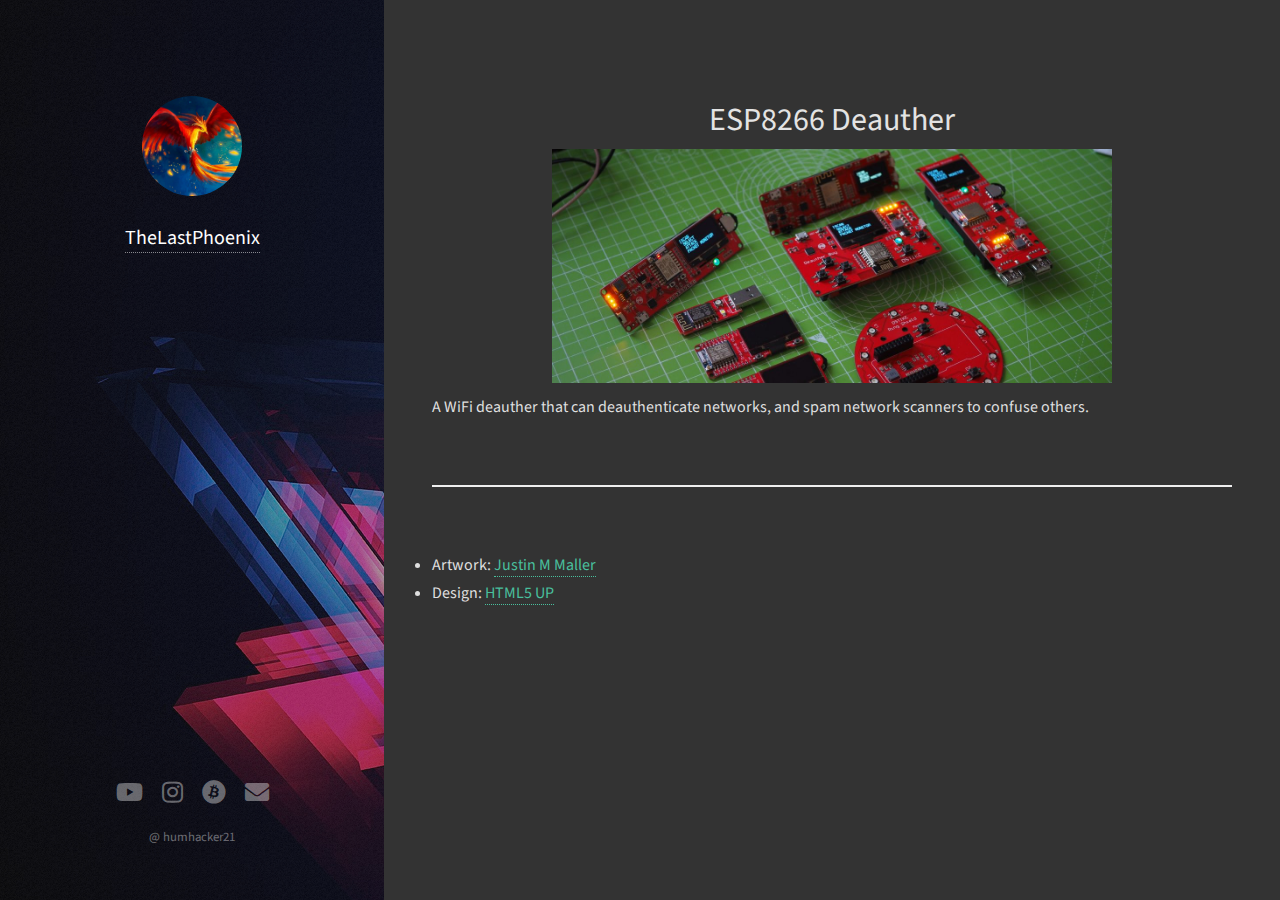
<file: whateverpage.html>
<!DOCTYPE HTML>
<!--
	Strata by HTML5 UP
	html5up.net | @ajlkn
	Free for personal and commercial use under the CCA 3.0 license (html5up.net/license)
-->
<html>
	<head>
		<title>ESP8266</title>
		<meta charset="utf-8" />
		<meta name="viewport" content="width=device-width, initial-scale=1, user-scalable=no" />
		<link rel="stylesheet" href="assets/css/main.css" />
	</head>
	<body class="is-preload">

		<!-- Header -->
			<header id="header" style="background-position: 0 0">
				<div class="inner">
					<a href="index.html" class="image avatar"><img src="images/profile.jpg" alt="" /></a>
					<h1><a href="index.html"> <strong>TheLastPhoenix</strong></a>
					</h1>
				</div>
			</header>

		<!-- Main -->
			<div id="main">

				<!-- One -->
					<section id="one">
						<header class="major">
							<h2>ESP8266 Deauther</h2>
						</header>
						<img class="image-header" src="images/Deauther_Board.jpg" alt="" />
						<p>A WiFi deauther that can deauthenticate networks, and spam network scanners to confuse others.</p>
						
					</section>

			
				<!-- Three -->
				<section id="three">
						<li> Artwork: <a href=http://www.justinmaller.com/> Justin M Maller</li></a><li>Design: <a href="http://html5up.net">HTML5 UP</a></li>
				</section>

				<!-- Four -->
				<!--
					<section id="four">
						<h2>Elements</h2>

						<section>
							<h4>Text</h4>
							<p>This is <b>bold</b> and this is <strong>strong</strong>. This is <i>italic</i> and this is <em>emphasized</em>.
							This is <sup>superscript</sup> text and this is <sub>subscript</sub> text.
							This is <u>underlined</u> and this is code: <code>for (;;) { ... }</code>. Finally, <a href="#">this is a link</a>.</p>
							<hr />
							<header>
								<h4>Heading with a Subtitle</h4>
								<p>Lorem ipsum dolor sit amet nullam id egestas urna aliquam</p>
							</header>
							<p>Nunc lacinia ante nunc ac lobortis. Interdum adipiscing gravida odio porttitor sem non mi integer non faucibus ornare mi ut ante amet placerat aliquet. Volutpat eu sed ante lacinia sapien lorem accumsan varius montes viverra nibh in adipiscing blandit tempus accumsan.</p>
							<header>
								<h5>Heading with a Subtitle</h5>
								<p>Lorem ipsum dolor sit amet nullam id egestas urna aliquam</p>
							</header>
							<p>Nunc lacinia ante nunc ac lobortis. Interdum adipiscing gravida odio porttitor sem non mi integer non faucibus ornare mi ut ante amet placerat aliquet. Volutpat eu sed ante lacinia sapien lorem accumsan varius montes viverra nibh in adipiscing blandit tempus accumsan.</p>
							<hr />
							<h2>Heading Level 2</h2>
							<h3>Heading Level 3</h3>
							<h4>Heading Level 4</h4>
							<h5>Heading Level 5</h5>
							<h6>Heading Level 6</h6>
							<hr />
							<h5>Blockquote</h5>
							<blockquote>Fringilla nisl. Donec accumsan interdum nisi, quis tincidunt felis sagittis eget tempus euismod. Vestibulum ante ipsum primis in faucibus vestibulum. Blandit adipiscing eu felis iaculis volutpat ac adipiscing accumsan faucibus. Vestibulum ante ipsum primis in faucibus lorem ipsum dolor sit amet nullam adipiscing eu felis.</blockquote>
							<h5>Preformatted</h5>
							<pre><code>i = 0;

while (!deck.isInOrder()) {
print 'Iteration ' + i;
deck.shuffle();
i++;
}

print 'It took ' + i + ' iterations to sort the deck.';</code></pre>
						</section>

						<section>
							<h4>Lists</h4>
							<div class="row">
								<div class="col-6 col-12-xsmall">
									<h5>Unordered</h5>
									<ul>
										<li>Dolor pulvinar etiam magna etiam.</li>
										<li>Sagittis adipiscing lorem eleifend.</li>
										<li>Felis enim feugiat dolore viverra.</li>
									</ul>
									<h5>Alternate</h5>
									<ul class="alt">
										<li>Dolor pulvinar etiam magna etiam.</li>
										<li>Sagittis adipiscing lorem eleifend.</li>
										<li>Felis enim feugiat dolore viverra.</li>
									</ul>
								</div>
								<div class="col-6 col-12-xsmall">
									<h5>Ordered</h5>
									<ol>
										<li>Dolor pulvinar etiam magna etiam.</li>
										<li>Etiam vel felis at lorem sed viverra.</li>
										<li>Felis enim feugiat dolore viverra.</li>
										<li>Dolor pulvinar etiam magna etiam.</li>
										<li>Etiam vel felis at lorem sed viverra.</li>
										<li>Felis enim feugiat dolore viverra.</li>
									</ol>
									<h5>Icons</h5>
									<ul class="icons">
										<li><a href="#" class="icon brands fa-twitter"><span class="label">Twitter</span></a></li>
										<li><a href="#" class="icon brands fa-facebook-f"><span class="label">Facebook</span></a></li>
										<li><a href="#" class="icon brands fa-instagram"><span class="label">Instagram</span></a></li>
										<li><a href="#" class="icon brands fa-github"><span class="label">Github</span></a></li>
										<li><a href="#" class="icon brands fa-dribbble"><span class="label">Dribbble</span></a></li>
										<li><a href="#" class="icon brands fa-tumblr"><span class="label">Tumblr</span></a></li>
									</ul>
								</div>
							</div>
							<h5>Actions</h5>
							<ul class="actions">
								<li><a href="#" class="button primary">Default</a></li>
								<li><a href="#" class="button">Default</a></li>
							</ul>
							<ul class="actions small">
								<li><a href="#" class="button primary small">Small</a></li>
								<li><a href="#" class="button small">Small</a></li>
							</ul>
							<div class="row">
								<div class="col-6 col-12-small">
									<ul class="actions stacked">
										<li><a href="#" class="button primary">Default</a></li>
										<li><a href="#" class="button">Default</a></li>
									</ul>
								</div>
								<div class="col-6 col-12-small">
									<ul class="actions stacked">
										<li><a href="#" class="button primary small">Small</a></li>
										<li><a href="#" class="button small">Small</a></li>
									</ul>
								</div>
								<div class="col-6 col-12-small">
									<ul class="actions stacked">
										<li><a href="#" class="button primary fit">Default</a></li>
										<li><a href="#" class="button fit">Default</a></li>
									</ul>
								</div>
								<div class="col-6 col-12-small">
									<ul class="actions stacked">
										<li><a href="#" class="button primary small fit">Small</a></li>
										<li><a href="#" class="button small fit">Small</a></li>
									</ul>
								</div>
							</div>
						</section>

						<section>
							<h4>Table</h4>
							<h5>Default</h5>
							<div class="table-wrapper">
								<table>
									<thead>
										<tr>
											<th>Name</th>
											<th>Description</th>
											<th>Price</th>
										</tr>
									</thead>
									<tbody>
										<tr>
											<td>Item One</td>
											<td>Ante turpis integer aliquet porttitor.</td>
											<td>29.99</td>
										</tr>
										<tr>
											<td>Item Two</td>
											<td>Vis ac commodo adipiscing arcu aliquet.</td>
											<td>19.99</td>
										</tr>
										<tr>
											<td>Item Three</td>
											<td> Morbi faucibus arcu accumsan lorem.</td>
											<td>29.99</td>
										</tr>
										<tr>
											<td>Item Four</td>
											<td>Vitae integer tempus condimentum.</td>
											<td>19.99</td>
										</tr>
										<tr>
											<td>Item Five</td>
											<td>Ante turpis integer aliquet porttitor.</td>
											<td>29.99</td>
										</tr>
									</tbody>
									<tfoot>
										<tr>
											<td colspan="2"></td>
											<td>100.00</td>
										</tr>
									</tfoot>
								</table>
							</div>

							<h5>Alternate</h5>
							<div class="table-wrapper">
								<table class="alt">
									<thead>
										<tr>
											<th>Name</th>
											<th>Description</th>
											<th>Price</th>
										</tr>
									</thead>
									<tbody>
										<tr>
											<td>Item One</td>
											<td>Ante turpis integer aliquet porttitor.</td>
											<td>29.99</td>
										</tr>
										<tr>
											<td>Item Two</td>
											<td>Vis ac commodo adipiscing arcu aliquet.</td>
											<td>19.99</td>
										</tr>
										<tr>
											<td>Item Three</td>
											<td> Morbi faucibus arcu accumsan lorem.</td>
											<td>29.99</td>
										</tr>
										<tr>
											<td>Item Four</td>
											<td>Vitae integer tempus condimentum.</td>
											<td>19.99</td>
										</tr>
										<tr>
											<td>Item Five</td>
											<td>Ante turpis integer aliquet porttitor.</td>
											<td>29.99</td>
										</tr>
									</tbody>
									<tfoot>
										<tr>
											<td colspan="2"></td>
											<td>100.00</td>
										</tr>
									</tfoot>
								</table>
							</div>
						</section>

						<section>
							<h4>Buttons</h4>
							<ul class="actions">
								<li><a href="#" class="button primary">Primary</a></li>
								<li><a href="#" class="button">Default</a></li>
							</ul>
							<ul class="actions">
								<li><a href="#" class="button large">Large</a></li>
								<li><a href="#" class="button">Default</a></li>
								<li><a href="#" class="button small">Small</a></li>
							</ul>
							<ul class="actions fit">
								<li><a href="#" class="button primary fit">Fit</a></li>
								<li><a href="#" class="button fit">Fit</a></li>
							</ul>
							<ul class="actions fit small">
								<li><a href="#" class="button primary fit small">Fit + Small</a></li>
								<li><a href="#" class="button fit small">Fit + Small</a></li>
							</ul>
							<ul class="actions">
								<li><a href="#" class="button primary icon solid fa-download">Icon</a></li>
								<li><a href="#" class="button icon solid fa-download">Icon</a></li>
							</ul>
							<ul class="actions">
								<li><span class="button primary disabled">Primary</span></li>
								<li><span class="button disabled">Default</span></li>
							</ul>
						</section>

						<section>
							<h4>Form</h4>
							<form method="post" action="#">
								<div class="row gtr-uniform gtr-50">
									<div class="col-6 col-12-xsmall">
										<input type="text" name="demo-name" id="demo-name" value="" placeholder="Name" />
									</div>
									<div class="col-6 col-12-xsmall">
										<input type="email" name="demo-email" id="demo-email" value="" placeholder="Email" />
									</div>
									<div class="col-12">
										<select name="demo-category" id="demo-category">
											<option value="">- Category -</option>
											<option value="1">Manufacturing</option>
											<option value="1">Shipping</option>
											<option value="1">Administration</option>
											<option value="1">Human Resources</option>
										</select>
									</div>
									<div class="col-4 col-12-small">
										<input type="radio" id="demo-priority-low" name="demo-priority" checked>
										<label for="demo-priority-low">Low Priority</label>
									</div>
									<div class="col-4 col-12-small">
										<input type="radio" id="demo-priority-normal" name="demo-priority">
										<label for="demo-priority-normal">Normal Priority</label>
									</div>
									<div class="col-4 col-12-small">
										<input type="radio" id="demo-priority-high" name="demo-priority">
										<label for="demo-priority-high">High Priority</label>
									</div>
									<div class="col-6 col-12-small">
										<input type="checkbox" id="demo-copy" name="demo-copy">
										<label for="demo-copy">Email me a copy of this message</label>
									</div>
									<div class="col-6 col-12-small">
										<input type="checkbox" id="demo-human" name="demo-human" checked>
										<label for="demo-human">I am a human and not a robot</label>
									</div>
									<div class="col-12">
										<textarea name="demo-message" id="demo-message" placeholder="Enter your message" rows="6"></textarea>
									</div>
									<div class="col-12">
										<ul class="actions">
											<li><input type="submit" value="Send Message" class="primary" /></li>
											<li><input type="reset" value="Reset" /></li>
										</ul>
									</div>
								</div>
							</form>
						</section>

						<section>
							<h4>Image</h4>
							<h5>Fit</h5>
							<div class="box alt">
								<div class="row gtr-50 gtr-uniform">
									<div class="col-12"><span class="image fit"><img src="images/fulls/05.jpg" alt="" /></span></div>
									<div class="col-4"><span class="image fit"><img src="images/thumbs/01.jpg" alt="" /></span></div>
									<div class="col-4"><span class="image fit"><img src="images/thumbs/02.jpg" alt="" /></span></div>
									<div class="col-4"><span class="image fit"><img src="images/thumbs/03.jpg" alt="" /></span></div>
									<div class="col-4"><span class="image fit"><img src="images/thumbs/04.jpg" alt="" /></span></div>
									<div class="col-4"><span class="image fit"><img src="images/thumbs/05.jpg" alt="" /></span></div>
									<div class="col-4"><span class="image fit"><img src="images/thumbs/06.jpg" alt="" /></span></div>
									<div class="col-4"><span class="image fit"><img src="images/thumbs/03.jpg" alt="" /></span></div>
									<div class="col-4"><span class="image fit"><img src="images/thumbs/02.jpg" alt="" /></span></div>
									<div class="col-4"><span class="image fit"><img src="images/thumbs/01.jpg" alt="" /></span></div>
								</div>
							</div>
							<h5>Left &amp; Right</h5>
							<p><span class="image left"><img src="images/avatar.jpg" alt="" /></span>Fringilla nisl. Donec accumsan interdum nisi, quis tincidunt felis sagittis eget. tempus euismod. Vestibulum ante ipsum primis in faucibus vestibulum. Blandit adipiscing eu felis iaculis volutpat ac adipiscing accumsan eu faucibus. Integer ac pellentesque praesent tincidunt felis sagittis eget. tempus euismod. Vestibulum ante ipsum primis in faucibus vestibulum. Blandit adipiscing eu felis iaculis volutpat ac adipiscing accumsan eu faucibus. Integer ac pellentesque praesent. Donec accumsan interdum nisi, quis tincidunt felis sagittis eget. tempus euismod. Vestibulum ante ipsum primis in faucibus vestibulum. Blandit adipiscing eu felis iaculis volutpat ac adipiscing accumsan eu faucibus. Integer ac pellentesque praesent tincidunt felis sagittis eget. tempus euismod. Vestibulum ante ipsum primis in faucibus vestibulum. Blandit adipiscing eu felis iaculis volutpat ac adipiscing accumsan eu faucibus. Integer ac pellentesque praesent.</p>
							<p><span class="image right"><img src="images/avatar.jpg" alt="" /></span>Fringilla nisl. Donec accumsan interdum nisi, quis tincidunt felis sagittis eget. tempus euismod. Vestibulum ante ipsum primis in faucibus vestibulum. Blandit adipiscing eu felis iaculis volutpat ac adipiscing accumsan eu faucibus. Integer ac pellentesque praesent tincidunt felis sagittis eget. tempus euismod. Vestibulum ante ipsum primis in faucibus vestibulum. Blandit adipiscing eu felis iaculis volutpat ac adipiscing accumsan eu faucibus. Integer ac pellentesque praesent. Donec accumsan interdum nisi, quis tincidunt felis sagittis eget. tempus euismod. Vestibulum ante ipsum primis in faucibus vestibulum. Blandit adipiscing eu felis iaculis volutpat ac adipiscing accumsan eu faucibus. Integer ac pellentesque praesent tincidunt felis sagittis eget. tempus euismod. Vestibulum ante ipsum primis in faucibus vestibulum. Blandit adipiscing eu felis iaculis volutpat ac adipiscing accumsan eu faucibus. Integer ac pellentesque praesent.</p>
						</section>

					</section>
				-->

			</div>

		<!-- Footer -->
		<footer id="footer">
				<div class="inner">
					<ul class="icons">
						<li><a href="https://www.youtube.com/channel/UCYZeo4mHTFMJ0mfbYOta1hg" class="icon brands fa-youtube"><span class="label">Youtube</span></a></li>
						<li><a href="#" class="icon brands fa-instagram"><span class="label">Instagram</span></a></li>
						<li><a href="#" class="icon brands fa-bitcoin"><span class="label">Bitcoin</span></a></li>
						<li><a href="mailto:humhacker21@gmail.com" class="icon solid fa-envelope"><span class="label">Email</span></a></li>
					</ul>
					<ul class="copyright">
						<li>  @ humhacker21</li>
					</ul>
				</div>
			</footer>

		<!-- Scripts -->
		
			<script src="assets/js/jquery.min.js"></script>
			<script src="assets/js/jquery.poptrox.min.js"></script>
			<script src="assets/js/browser.min.js"></script>0
			
			<script src="assets/js/breakpoints.min.js"></script>
			
			<script src="assets/js/util.js"></script>
			<script src="assets/js/main.js"></script>
		
		

	</body>
</html>
</file>
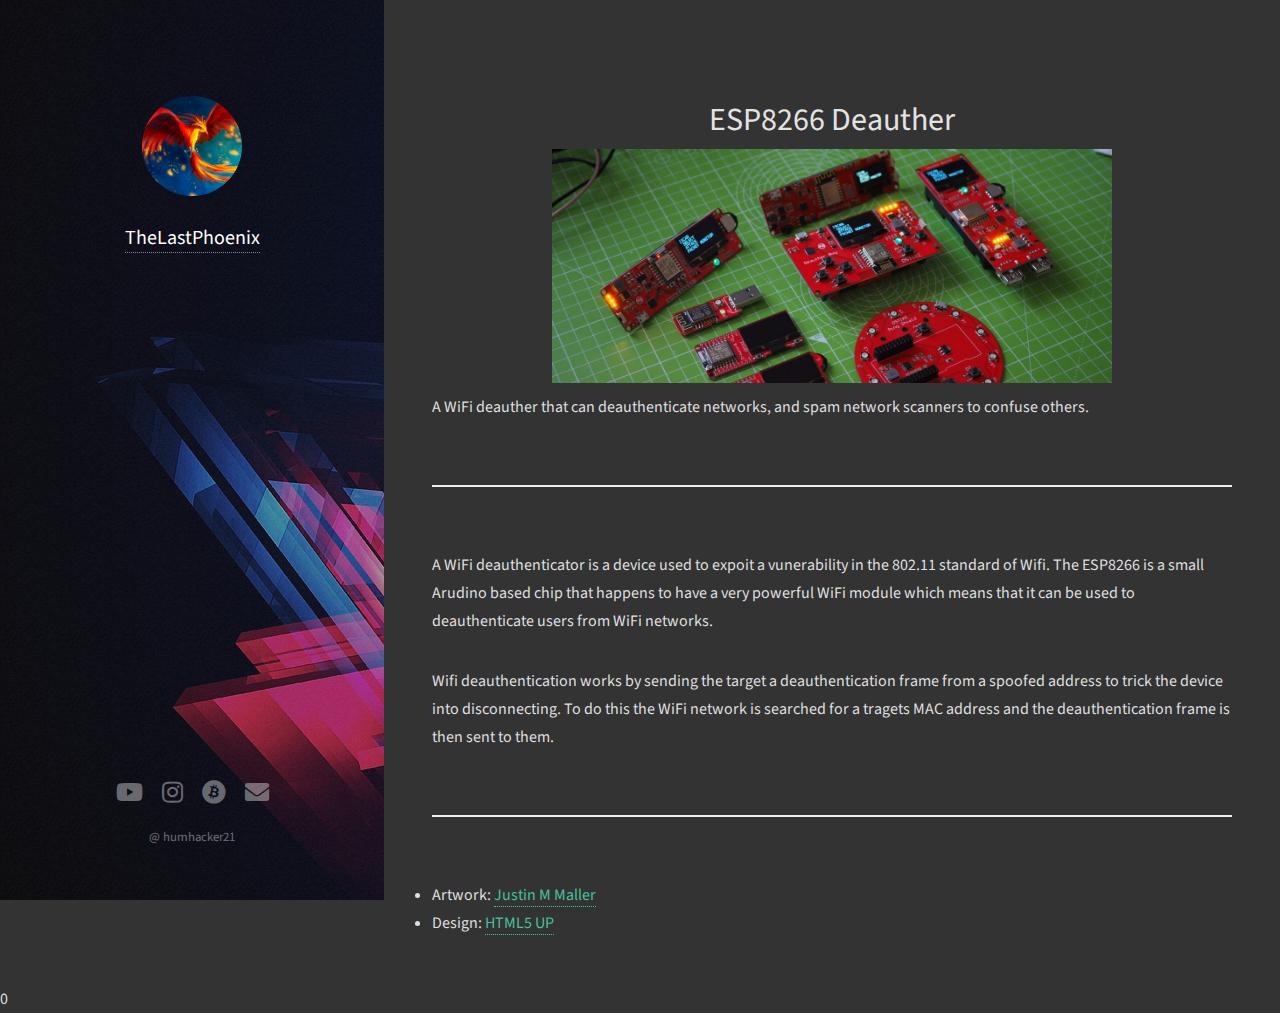
<file: WifiJam.html>
<!DOCTYPE HTML>
<!--
	Strata by HTML5 UP
	html5up.net | @ajlkn
	Free for personal and commercial use under the CCA 3.0 license (html5up.net/license)
-->
<html>
	<head>
		<title>ESP8266</title>
		<meta charset="utf-8" />
		<meta name="viewport" content="width=device-width, initial-scale=1, user-scalable=no" />
		<link rel="stylesheet" href="assets/css/main.css" />
	</head>
	<body class="is-preload">

		<!-- Header -->
			<header id="header" style="background-position: 0 0">
				<div class="inner">
					<a href="index.html" class="image avatar"><img src="images/profile.jpg" alt="" /></a>
					<h1><a href="index.html"> <strong>TheLastPhoenix</strong></a>
					</h1>
				</div>
			</header>

		<!-- Main -->
			<div id="main">

				<!-- One -->
					<section id="one">
						<header class="major">
							<h2>ESP8266 Deauther</h2>
						</header>
						<img class="image-header" src="images/Deauther_Board.jpg" alt="" />
						<p>A WiFi deauther that can deauthenticate networks, and spam network scanners to confuse others.</p>
					</section>
					<section id="two">
							<p>A WiFi deauthenticator is a device used to expoit a vunerability in the 802.11 standard of Wifi. The ESP8266 is a small Arudino based chip 
								that happens to have a very powerful WiFi module which means that it can be used to deauthenticate users from WiFi networks.

							</p>
							<p>Wifi deauthentication works by sending the target a deauthentication frame from a spoofed address to trick the device into disconnecting. 
								To do this the WiFi network is searched for a tragets MAC address and the deauthentication frame is then sent to them. 
								
							</p>
	
	
									<!-- 		<a href="URL" target="_blank"/>NAME</a>			-humhacker21-->
						</section>


			
				<!-- Three -->
				<section id="three">
						<li> Artwork: <a href="http://www.justinmaller.com" target="_blank"/> Justin M Maller</li></a><li>Design: <a href="http://html5up.net" target="_blank">HTML5 UP</a></li>
				</section>

				<!-- Four -->
				<!--
					<section id="four">
						<h2>Elements</h2>

						<section>
							<h4>Text</h4>
							<p>This is <b>bold</b> and this is <strong>strong</strong>. This is <i>italic</i> and this is <em>emphasized</em>.
							This is <sup>superscript</sup> text and this is <sub>subscript</sub> text.
							This is <u>underlined</u> and this is code: <code>for (;;) { ... }</code>. Finally, <a href="#">this is a link</a>.</p>
							<hr />
							<header>
								<h4>Heading with a Subtitle</h4>
								<p>Lorem ipsum dolor sit amet nullam id egestas urna aliquam</p>
							</header>
							<p>Nunc lacinia ante nunc ac lobortis. Interdum adipiscing gravida odio porttitor sem non mi integer non faucibus ornare mi ut ante amet placerat aliquet. Volutpat eu sed ante lacinia sapien lorem accumsan varius montes viverra nibh in adipiscing blandit tempus accumsan.</p>
							<header>
								<h5>Heading with a Subtitle</h5>
								<p>Lorem ipsum dolor sit amet nullam id egestas urna aliquam</p>
							</header>
							<p>Nunc lacinia ante nunc ac lobortis. Interdum adipiscing gravida odio porttitor sem non mi integer non faucibus ornare mi ut ante amet placerat aliquet. Volutpat eu sed ante lacinia sapien lorem accumsan varius montes viverra nibh in adipiscing blandit tempus accumsan.</p>
							<hr />
							<h2>Heading Level 2</h2>
							<h3>Heading Level 3</h3>
							<h4>Heading Level 4</h4>
							<h5>Heading Level 5</h5>
							<h6>Heading Level 6</h6>
							<hr />
							<h5>Blockquote</h5>
							<blockquote>Fringilla nisl. Donec accumsan interdum nisi, quis tincidunt felis sagittis eget tempus euismod. Vestibulum ante ipsum primis in faucibus vestibulum. Blandit adipiscing eu felis iaculis volutpat ac adipiscing accumsan faucibus. Vestibulum ante ipsum primis in faucibus lorem ipsum dolor sit amet nullam adipiscing eu felis.</blockquote>
							<h5>Preformatted</h5>
							<pre><code>i = 0;

while (!deck.isInOrder()) {
print 'Iteration ' + i;
deck.shuffle();
i++;
}

print 'It took ' + i + ' iterations to sort the deck.';</code></pre>
						</section>

						<section>
							<h4>Lists</h4>
							<div class="row">
								<div class="col-6 col-12-xsmall">
									<h5>Unordered</h5>
									<ul>
										<li>Dolor pulvinar etiam magna etiam.</li>
										<li>Sagittis adipiscing lorem eleifend.</li>
										<li>Felis enim feugiat dolore viverra.</li>
									</ul>
									<h5>Alternate</h5>
									<ul class="alt">
										<li>Dolor pulvinar etiam magna etiam.</li>
										<li>Sagittis adipiscing lorem eleifend.</li>
										<li>Felis enim feugiat dolore viverra.</li>
									</ul>
								</div>
								<div class="col-6 col-12-xsmall">
									<h5>Ordered</h5>
									<ol>
										<li>Dolor pulvinar etiam magna etiam.</li>
										<li>Etiam vel felis at lorem sed viverra.</li>
										<li>Felis enim feugiat dolore viverra.</li>
										<li>Dolor pulvinar etiam magna etiam.</li>
										<li>Etiam vel felis at lorem sed viverra.</li>
										<li>Felis enim feugiat dolore viverra.</li>
									</ol>
									<h5>Icons</h5>
									<ul class="icons">
										<li><a href="#" class="icon brands fa-twitter"><span class="label">Twitter</span></a></li>
										<li><a href="#" class="icon brands fa-facebook-f"><span class="label">Facebook</span></a></li>
										<li><a href="#" class="icon brands fa-instagram"><span class="label">Instagram</span></a></li>
										<li><a href="#" class="icon brands fa-github"><span class="label">Github</span></a></li>
										<li><a href="#" class="icon brands fa-dribbble"><span class="label">Dribbble</span></a></li>
										<li><a href="#" class="icon brands fa-tumblr"><span class="label">Tumblr</span></a></li>
									</ul>
								</div>
							</div>
							<h5>Actions</h5>
							<ul class="actions">
								<li><a href="#" class="button primary">Default</a></li>
								<li><a href="#" class="button">Default</a></li>
							</ul>
							<ul class="actions small">
								<li><a href="#" class="button primary small">Small</a></li>
								<li><a href="#" class="button small">Small</a></li>
							</ul>
							<div class="row">
								<div class="col-6 col-12-small">
									<ul class="actions stacked">
										<li><a href="#" class="button primary">Default</a></li>
										<li><a href="#" class="button">Default</a></li>
									</ul>
								</div>
								<div class="col-6 col-12-small">
									<ul class="actions stacked">
										<li><a href="#" class="button primary small">Small</a></li>
										<li><a href="#" class="button small">Small</a></li>
									</ul>
								</div>
								<div class="col-6 col-12-small">
									<ul class="actions stacked">
										<li><a href="#" class="button primary fit">Default</a></li>
										<li><a href="#" class="button fit">Default</a></li>
									</ul>
								</div>
								<div class="col-6 col-12-small">
									<ul class="actions stacked">
										<li><a href="#" class="button primary small fit">Small</a></li>
										<li><a href="#" class="button small fit">Small</a></li>
									</ul>
								</div>
							</div>
						</section>

						<section>
							<h4>Table</h4>
							<h5>Default</h5>
							<div class="table-wrapper">
								<table>
									<thead>
										<tr>
											<th>Name</th>
											<th>Description</th>
											<th>Price</th>
										</tr>
									</thead>
									<tbody>
										<tr>
											<td>Item One</td>
											<td>Ante turpis integer aliquet porttitor.</td>
											<td>29.99</td>
										</tr>
										<tr>
											<td>Item Two</td>
											<td>Vis ac commodo adipiscing arcu aliquet.</td>
											<td>19.99</td>
										</tr>
										<tr>
											<td>Item Three</td>
											<td> Morbi faucibus arcu accumsan lorem.</td>
											<td>29.99</td>
										</tr>
										<tr>
											<td>Item Four</td>
											<td>Vitae integer tempus condimentum.</td>
											<td>19.99</td>
										</tr>
										<tr>
											<td>Item Five</td>
											<td>Ante turpis integer aliquet porttitor.</td>
											<td>29.99</td>
										</tr>
									</tbody>
									<tfoot>
										<tr>
											<td colspan="2"></td>
											<td>100.00</td>
										</tr>
									</tfoot>
								</table>
							</div>

							<h5>Alternate</h5>
							<div class="table-wrapper">
								<table class="alt">
									<thead>
										<tr>
											<th>Name</th>
											<th>Description</th>
											<th>Price</th>
										</tr>
									</thead>
									<tbody>
										<tr>
											<td>Item One</td>
											<td>Ante turpis integer aliquet porttitor.</td>
											<td>29.99</td>
										</tr>
										<tr>
											<td>Item Two</td>
											<td>Vis ac commodo adipiscing arcu aliquet.</td>
											<td>19.99</td>
										</tr>
										<tr>
											<td>Item Three</td>
											<td> Morbi faucibus arcu accumsan lorem.</td>
											<td>29.99</td>
										</tr>
										<tr>
											<td>Item Four</td>
											<td>Vitae integer tempus condimentum.</td>
											<td>19.99</td>
										</tr>
										<tr>
											<td>Item Five</td>
											<td>Ante turpis integer aliquet porttitor.</td>
											<td>29.99</td>
										</tr>
									</tbody>
									<tfoot>
										<tr>
											<td colspan="2"></td>
											<td>100.00</td>
										</tr>
									</tfoot>
								</table>
							</div>
						</section>

						<section>
							<h4>Buttons</h4>
							<ul class="actions">
								<li><a href="#" class="button primary">Primary</a></li>
								<li><a href="#" class="button">Default</a></li>
							</ul>
							<ul class="actions">
								<li><a href="#" class="button large">Large</a></li>
								<li><a href="#" class="button">Default</a></li>
								<li><a href="#" class="button small">Small</a></li>
							</ul>
							<ul class="actions fit">
								<li><a href="#" class="button primary fit">Fit</a></li>
								<li><a href="#" class="button fit">Fit</a></li>
							</ul>
							<ul class="actions fit small">
								<li><a href="#" class="button primary fit small">Fit + Small</a></li>
								<li><a href="#" class="button fit small">Fit + Small</a></li>
							</ul>
							<ul class="actions">
								<li><a href="#" class="button primary icon solid fa-download">Icon</a></li>
								<li><a href="#" class="button icon solid fa-download">Icon</a></li>
							</ul>
							<ul class="actions">
								<li><span class="button primary disabled">Primary</span></li>
								<li><span class="button disabled">Default</span></li>
							</ul>
						</section>

						<section>
							<h4>Form</h4>
							<form method="post" action="#">
								<div class="row gtr-uniform gtr-50">
									<div class="col-6 col-12-xsmall">
										<input type="text" name="demo-name" id="demo-name" value="" placeholder="Name" />
									</div>
									<div class="col-6 col-12-xsmall">
										<input type="email" name="demo-email" id="demo-email" value="" placeholder="Email" />
									</div>
									<div class="col-12">
										<select name="demo-category" id="demo-category">
											<option value="">- Category -</option>
											<option value="1">Manufacturing</option>
											<option value="1">Shipping</option>
											<option value="1">Administration</option>
											<option value="1">Human Resources</option>
										</select>
									</div>
									<div class="col-4 col-12-small">
										<input type="radio" id="demo-priority-low" name="demo-priority" checked>
										<label for="demo-priority-low">Low Priority</label>
									</div>
									<div class="col-4 col-12-small">
										<input type="radio" id="demo-priority-normal" name="demo-priority">
										<label for="demo-priority-normal">Normal Priority</label>
									</div>
									<div class="col-4 col-12-small">
										<input type="radio" id="demo-priority-high" name="demo-priority">
										<label for="demo-priority-high">High Priority</label>
									</div>
									<div class="col-6 col-12-small">
										<input type="checkbox" id="demo-copy" name="demo-copy">
										<label for="demo-copy">Email me a copy of this message</label>
									</div>
									<div class="col-6 col-12-small">
										<input type="checkbox" id="demo-human" name="demo-human" checked>
										<label for="demo-human">I am a human and not a robot</label>
									</div>
									<div class="col-12">
										<textarea name="demo-message" id="demo-message" placeholder="Enter your message" rows="6"></textarea>
									</div>
									<div class="col-12">
										<ul class="actions">
											<li><input type="submit" value="Send Message" class="primary" /></li>
											<li><input type="reset" value="Reset" /></li>
										</ul>
									</div>
								</div>
							</form>
						</section>

						<section>
							<h4>Image</h4>
							<h5>Fit</h5>
							<div class="box alt">
								<div class="row gtr-50 gtr-uniform">
									<div class="col-12"><span class="image fit"><img src="images/fulls/05.jpg" alt="" /></span></div>
									<div class="col-4"><span class="image fit"><img src="images/thumbs/01.jpg" alt="" /></span></div>
									<div class="col-4"><span class="image fit"><img src="images/thumbs/02.jpg" alt="" /></span></div>
									<div class="col-4"><span class="image fit"><img src="images/thumbs/03.jpg" alt="" /></span></div>
									<div class="col-4"><span class="image fit"><img src="images/thumbs/04.jpg" alt="" /></span></div>
									<div class="col-4"><span class="image fit"><img src="images/thumbs/05.jpg" alt="" /></span></div>
									<div class="col-4"><span class="image fit"><img src="images/thumbs/06.jpg" alt="" /></span></div>
									<div class="col-4"><span class="image fit"><img src="images/thumbs/03.jpg" alt="" /></span></div>
									<div class="col-4"><span class="image fit"><img src="images/thumbs/02.jpg" alt="" /></span></div>
									<div class="col-4"><span class="image fit"><img src="images/thumbs/01.jpg" alt="" /></span></div>
								</div>
							</div>
							<h5>Left &amp; Right</h5>
							<p><span class="image left"><img src="images/avatar.jpg" alt="" /></span>Fringilla nisl. Donec accumsan interdum nisi, quis tincidunt felis sagittis eget. tempus euismod. Vestibulum ante ipsum primis in faucibus vestibulum. Blandit adipiscing eu felis iaculis volutpat ac adipiscing accumsan eu faucibus. Integer ac pellentesque praesent tincidunt felis sagittis eget. tempus euismod. Vestibulum ante ipsum primis in faucibus vestibulum. Blandit adipiscing eu felis iaculis volutpat ac adipiscing accumsan eu faucibus. Integer ac pellentesque praesent. Donec accumsan interdum nisi, quis tincidunt felis sagittis eget. tempus euismod. Vestibulum ante ipsum primis in faucibus vestibulum. Blandit adipiscing eu felis iaculis volutpat ac adipiscing accumsan eu faucibus. Integer ac pellentesque praesent tincidunt felis sagittis eget. tempus euismod. Vestibulum ante ipsum primis in faucibus vestibulum. Blandit adipiscing eu felis iaculis volutpat ac adipiscing accumsan eu faucibus. Integer ac pellentesque praesent.</p>
							<p><span class="image right"><img src="images/avatar.jpg" alt="" /></span>Fringilla nisl. Donec accumsan interdum nisi, quis tincidunt felis sagittis eget. tempus euismod. Vestibulum ante ipsum primis in faucibus vestibulum. Blandit adipiscing eu felis iaculis volutpat ac adipiscing accumsan eu faucibus. Integer ac pellentesque praesent tincidunt felis sagittis eget. tempus euismod. Vestibulum ante ipsum primis in faucibus vestibulum. Blandit adipiscing eu felis iaculis volutpat ac adipiscing accumsan eu faucibus. Integer ac pellentesque praesent. Donec accumsan interdum nisi, quis tincidunt felis sagittis eget. tempus euismod. Vestibulum ante ipsum primis in faucibus vestibulum. Blandit adipiscing eu felis iaculis volutpat ac adipiscing accumsan eu faucibus. Integer ac pellentesque praesent tincidunt felis sagittis eget. tempus euismod. Vestibulum ante ipsum primis in faucibus vestibulum. Blandit adipiscing eu felis iaculis volutpat ac adipiscing accumsan eu faucibus. Integer ac pellentesque praesent.</p>
						</section>

					</section>
				-->

			</div>

		<!-- Footer -->
		<footer id="footer">
				<div class="inner">
					<ul class="icons">
						<li><a href="https://www.youtube.com/channel/UCYZeo4mHTFMJ0mfbYOta1hg" class="icon brands fa-youtube"><span class="label">Youtube</span></a></li>
						<li><a href="#" class="icon brands fa-instagram"><span class="label">Instagram</span></a></li>
						<li><a href="#" class="icon brands fa-bitcoin"><span class="label">Bitcoin</span></a></li>
						<li><a href="mailto:humhacker21@gmail.com" class="icon solid fa-envelope"><span class="label">Email</span></a></li>
					</ul>
					<ul class="copyright">
						<li>  @ humhacker21</li>
					</ul>
				</div>
			</footer>

		<!-- Scripts -->
		
			<script src="assets/js/jquery.min.js"></script>
			<script src="assets/js/jquery.poptrox.min.js"></script>
			<script src="assets/js/browser.min.js"></script>0
			
			<script src="assets/js/breakpoints.min.js"></script>
			
			<script src="assets/js/util.js"></script>
			<script src="assets/js/main.js"></script>
		
		

	</body>
</html>
</file>
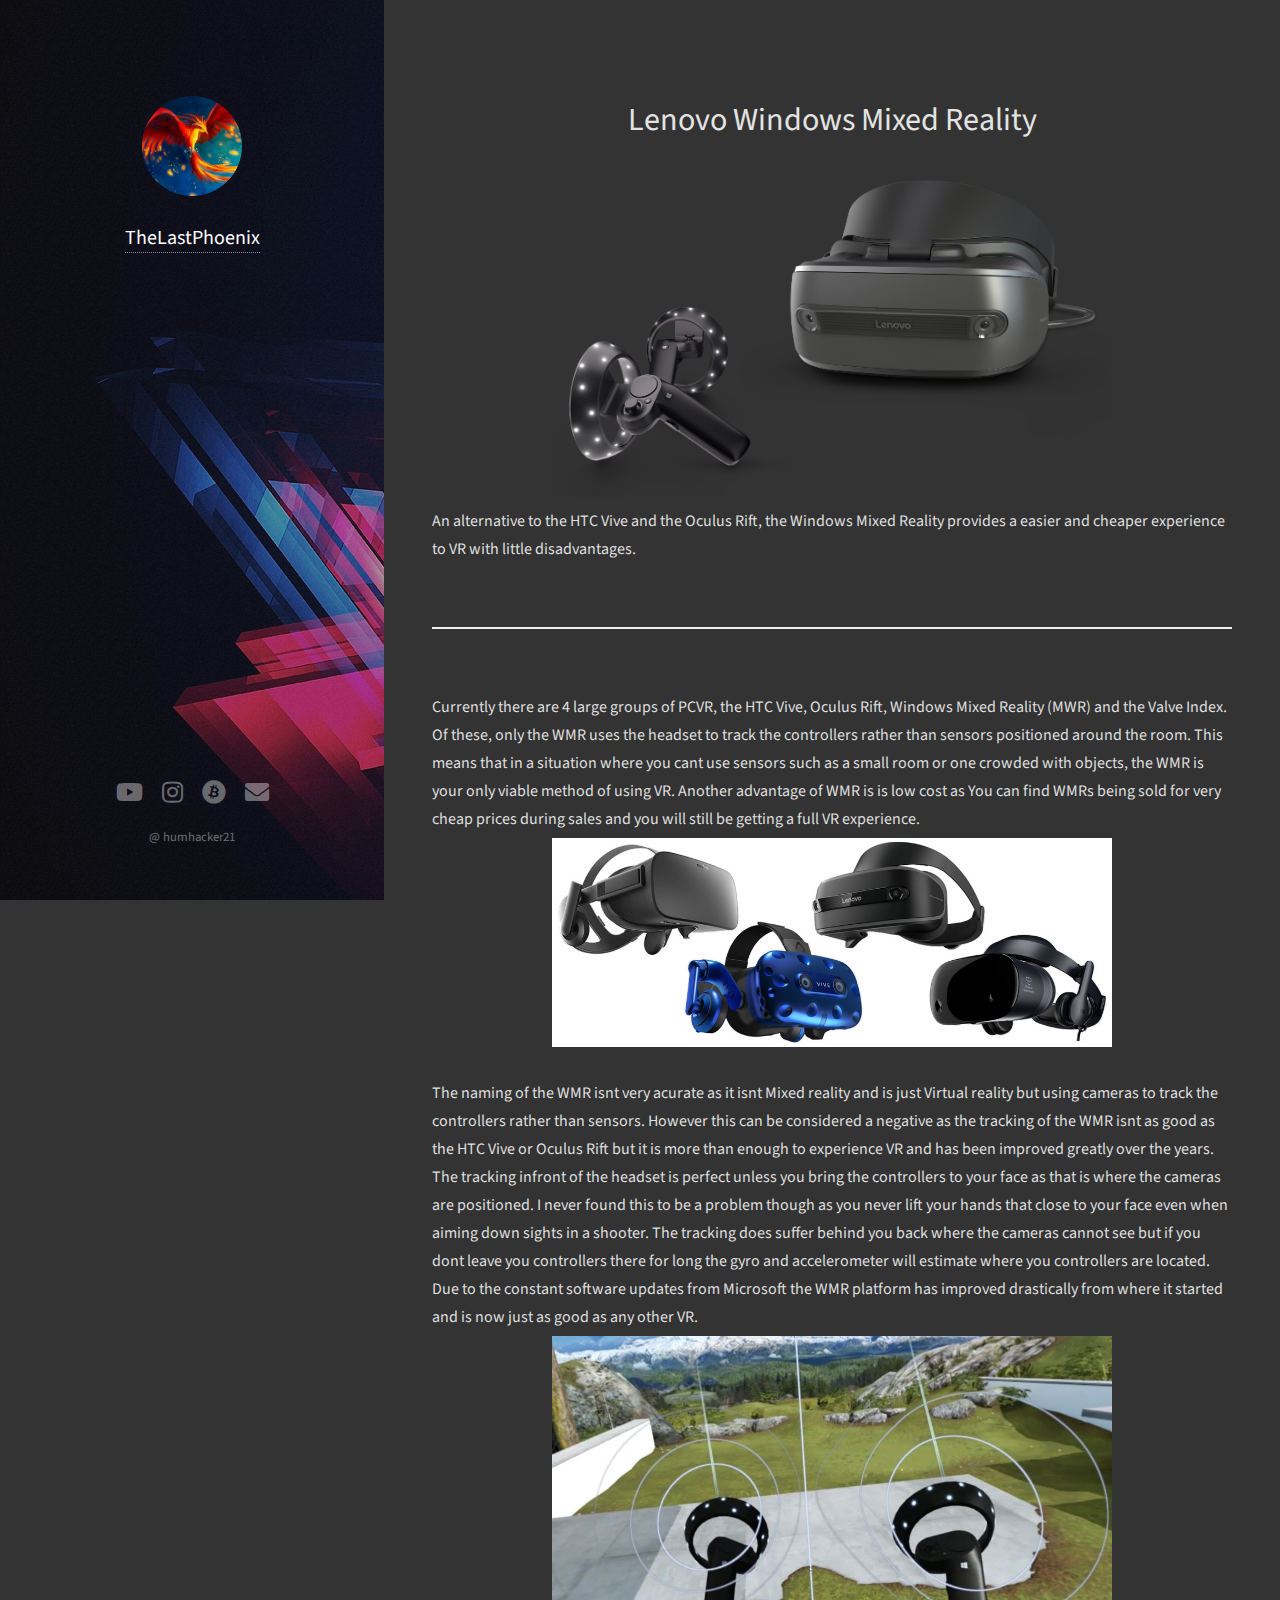
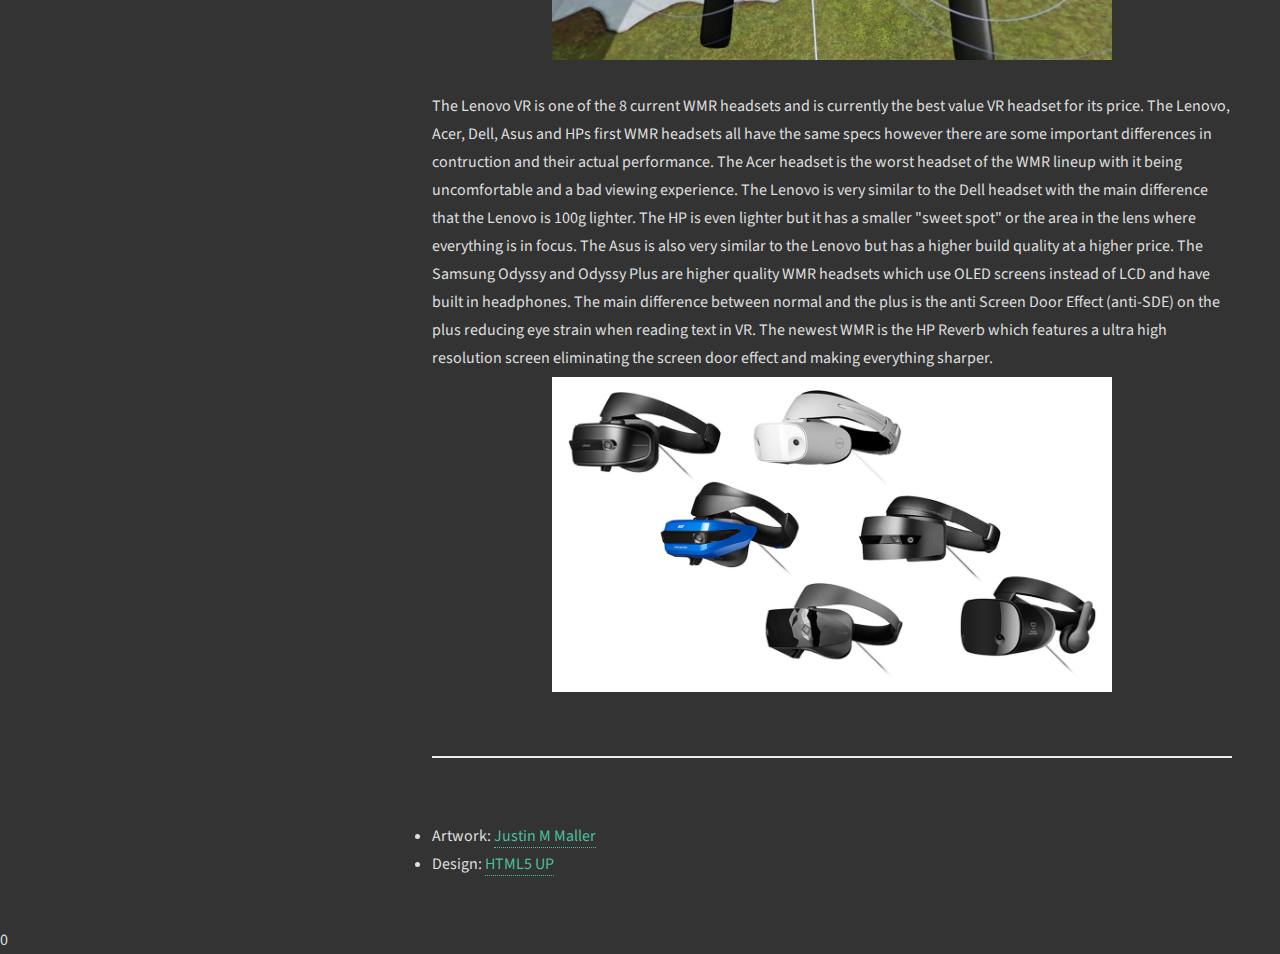
<file: WMR.html>
<!DOCTYPE HTML>
<!--
	Strata by HTML5 UP
	html5up.net | @ajlkn
	Free for personal and commercial use under the CCA 3.0 license (html5up.net/license)
-->
<html>
	<head>
		<title>Lenovo WMR
		</title>
		<meta charset="utf-8" />
		<meta name="viewport" content="width=device-width, initial-scale=1, user-scalable=no" />
		<link rel="stylesheet" href="assets/css/main.css" />
	</head>
	<body class="is-preload">

		<!-- Header -->
			<header id="header" style="background-position: 0 0">
				<div class="inner">
					<a href="index.html" class="image avatar"><img src="images/profile.jpg" alt="" /></a>
					<h1><a href="index.html"> <strong>TheLastPhoenix</strong></a>
					</h1>
				</div>
			</header>

		<!-- Main -->
			<div id="main">

				<!-- One -->
					<section id="one">
						<header class="major">
							<h2>Lenovo Windows Mixed Reality</h2>
						</header>
						<img class="image-header" src="WMR/wmrpic.jpg" alt="" />
						<p>An alternative to the HTC Vive and the Oculus Rift, the Windows Mixed Reality provides a easier and cheaper experience to VR with little disadvantages.</p>
						
					</section>

					<section id="two">
						<p>Currently there are 4 large groups of PCVR, the HTC Vive, Oculus Rift, Windows Mixed Reality (MWR) and the Valve Index. Of these, only the WMR 
							uses the headset to track the controllers rather than sensors positioned around the room. This means that in a situation where you cant use sensors 
							such as a small room or one crowded with objects, the WMR is your only viable method of using VR. Another advantage of WMR is is low cost as 
							You can find WMRs being sold for very cheap prices during sales and you will still be getting a full VR experience.
							<img class="image-header" src="WMR/Types-of-VR-headsets-tethered-VR-Oculus-HTC-Lenovo-Samsung.jpg" alt="" />
						</p>
						<p>The naming of the WMR isnt very acurate as it isnt Mixed reality and is just Virtual reality but using cameras to track the controllers 
							rather than sensors. However this can be considered a negative as the tracking of the WMR isnt as good as the HTC Vive or Oculus Rift 
							but it is more than enough to experience VR and has been improved greatly over the years. The tracking infront of the headset is perfect 
							unless you bring the controllers to your face as that is where the cameras are positioned. I never found this to be a problem though as 
							you never lift your hands that close to your face even when aiming down sights in a shooter. The tracking does suffer behind you back where 
							the cameras cannot see but if you dont leave you controllers there for long the gyro and accelerometer will estimate where you controllers 
							are located. Due to the constant software updates from Microsoft the WMR platform has improved drastically from where it started and is 
							now just as good as any other VR.
							<img class="image-header" src="WMR/screenshotwmr.jpg" alt="" />
						</p>
						<p>The Lenovo VR is one of the 8 current WMR headsets and is currently the best value VR headset for its price. The Lenovo, Acer, Dell, Asus and HPs first 
							WMR headsets all have the same specs however there are some important differences in contruction and their actual performance. The Acer headset
							is the worst headset of the WMR lineup with it being uncomfortable and a bad viewing experience. The Lenovo is very similar to the Dell headset 
							with the main difference that the Lenovo is 100g lighter. The HP is even lighter but it has a smaller "sweet spot" or the area in the lens where 
							everything is in focus. The Asus is also very similar to the Lenovo but has a higher build quality at a higher price. The Samsung Odyssy and 
							Odyssy Plus are higher quality WMR headsets which use OLED screens instead of LCD and have built in headphones. The main difference between 
							normal and the plus is the anti Screen Door Effect (anti-SDE) on the plus reducing eye strain when reading text in VR. The newest WMR is 
							the HP Reverb which features a ultra high resolution screen eliminating the screen door effect and making everything sharper.
							<img class="image-header" src="WMR/mixed-reality-headsets.jpg" alt="" />
						</p>
						<p>

						</p>




						<!-- 		<a href="URL" target="_blank"/>NAME</a>			-humhacker21-->
					</section>


				<!-- Three -->
				<section id="three">
						<li> Artwork: <a href="http://www.justinmaller.com" target="_blank"/> Justin M Maller</li></a><li>Design: <a href="http://html5up.net" target="_blank">HTML5 UP</a></li>
				</section>

				<!-- Four -->
				<!--
					<section id="four">
						<h2>Elements</h2>

						<section>
							<h4>Text</h4>
							<p>This is <b>bold</b> and this is <strong>strong</strong>. This is <i>italic</i> and this is <em>emphasized</em>.
							This is <sup>superscript</sup> text and this is <sub>subscript</sub> text.
							This is <u>underlined</u> and this is code: <code>for (;;) { ... }</code>. Finally, <a href="#">this is a link</a>.</p>
							<hr />
							<header>
								<h4>Heading with a Subtitle</h4>
								<p>Lorem ipsum dolor sit amet nullam id egestas urna aliquam</p>
							</header>
							<p>Nunc lacinia ante nunc ac lobortis. Interdum adipiscing gravida odio porttitor sem non mi integer non faucibus ornare mi ut ante amet placerat aliquet. Volutpat eu sed ante lacinia sapien lorem accumsan varius montes viverra nibh in adipiscing blandit tempus accumsan.</p>
							<header>
								<h5>Heading with a Subtitle</h5>
								<p>Lorem ipsum dolor sit amet nullam id egestas urna aliquam</p>
							</header>
							<p>Nunc lacinia ante nunc ac lobortis. Interdum adipiscing gravida odio porttitor sem non mi integer non faucibus ornare mi ut ante amet placerat aliquet. Volutpat eu sed ante lacinia sapien lorem accumsan varius montes viverra nibh in adipiscing blandit tempus accumsan.</p>
							<hr />
							<h2>Heading Level 2</h2>
							<h3>Heading Level 3</h3>
							<h4>Heading Level 4</h4>
							<h5>Heading Level 5</h5>
							<h6>Heading Level 6</h6>
							<hr />
							<h5>Blockquote</h5>
							<blockquote>Fringilla nisl. Donec accumsan interdum nisi, quis tincidunt felis sagittis eget tempus euismod. Vestibulum ante ipsum primis in faucibus vestibulum. Blandit adipiscing eu felis iaculis volutpat ac adipiscing accumsan faucibus. Vestibulum ante ipsum primis in faucibus lorem ipsum dolor sit amet nullam adipiscing eu felis.</blockquote>
							<h5>Preformatted</h5>
							<pre><code>i = 0;

while (!deck.isInOrder()) {
print 'Iteration ' + i;
deck.shuffle();
i++;
}

print 'It took ' + i + ' iterations to sort the deck.';</code></pre>
						</section>

						<section>
							<h4>Lists</h4>
							<div class="row">
								<div class="col-6 col-12-xsmall">
									<h5>Unordered</h5>
									<ul>
										<li>Dolor pulvinar etiam magna etiam.</li>
										<li>Sagittis adipiscing lorem eleifend.</li>
										<li>Felis enim feugiat dolore viverra.</li>
									</ul>
									<h5>Alternate</h5>
									<ul class="alt">
										<li>Dolor pulvinar etiam magna etiam.</li>
										<li>Sagittis adipiscing lorem eleifend.</li>
										<li>Felis enim feugiat dolore viverra.</li>
									</ul>
								</div>
								<div class="col-6 col-12-xsmall">
									<h5>Ordered</h5>
									<ol>
										<li>Dolor pulvinar etiam magna etiam.</li>
										<li>Etiam vel felis at lorem sed viverra.</li>
										<li>Felis enim feugiat dolore viverra.</li>
										<li>Dolor pulvinar etiam magna etiam.</li>
										<li>Etiam vel felis at lorem sed viverra.</li>
										<li>Felis enim feugiat dolore viverra.</li>
									</ol>
									<h5>Icons</h5>
									<ul class="icons">
										<li><a href="#" class="icon brands fa-twitter"><span class="label">Twitter</span></a></li>
										<li><a href="#" class="icon brands fa-facebook-f"><span class="label">Facebook</span></a></li>
										<li><a href="#" class="icon brands fa-instagram"><span class="label">Instagram</span></a></li>
										<li><a href="#" class="icon brands fa-github"><span class="label">Github</span></a></li>
										<li><a href="#" class="icon brands fa-dribbble"><span class="label">Dribbble</span></a></li>
										<li><a href="#" class="icon brands fa-tumblr"><span class="label">Tumblr</span></a></li>
									</ul>
								</div>
							</div>
							<h5>Actions</h5>
							<ul class="actions">
								<li><a href="#" class="button primary">Default</a></li>
								<li><a href="#" class="button">Default</a></li>
							</ul>
							<ul class="actions small">
								<li><a href="#" class="button primary small">Small</a></li>
								<li><a href="#" class="button small">Small</a></li>
							</ul>
							<div class="row">
								<div class="col-6 col-12-small">
									<ul class="actions stacked">
										<li><a href="#" class="button primary">Default</a></li>
										<li><a href="#" class="button">Default</a></li>
									</ul>
								</div>
								<div class="col-6 col-12-small">
									<ul class="actions stacked">
										<li><a href="#" class="button primary small">Small</a></li>
										<li><a href="#" class="button small">Small</a></li>
									</ul>
								</div>
								<div class="col-6 col-12-small">
									<ul class="actions stacked">
										<li><a href="#" class="button primary fit">Default</a></li>
										<li><a href="#" class="button fit">Default</a></li>
									</ul>
								</div>
								<div class="col-6 col-12-small">
									<ul class="actions stacked">
										<li><a href="#" class="button primary small fit">Small</a></li>
										<li><a href="#" class="button small fit">Small</a></li>
									</ul>
								</div>
							</div>
						</section>

						<section>
							<h4>Table</h4>
							<h5>Default</h5>
							<div class="table-wrapper">
								<table>
									<thead>
										<tr>
											<th>Name</th>
											<th>Description</th>
											<th>Price</th>
										</tr>
									</thead>
									<tbody>
										<tr>
											<td>Item One</td>
											<td>Ante turpis integer aliquet porttitor.</td>
											<td>29.99</td>
										</tr>
										<tr>
											<td>Item Two</td>
											<td>Vis ac commodo adipiscing arcu aliquet.</td>
											<td>19.99</td>
										</tr>
										<tr>
											<td>Item Three</td>
											<td> Morbi faucibus arcu accumsan lorem.</td>
											<td>29.99</td>
										</tr>
										<tr>
											<td>Item Four</td>
											<td>Vitae integer tempus condimentum.</td>
											<td>19.99</td>
										</tr>
										<tr>
											<td>Item Five</td>
											<td>Ante turpis integer aliquet porttitor.</td>
											<td>29.99</td>
										</tr>
									</tbody>
									<tfoot>
										<tr>
											<td colspan="2"></td>
											<td>100.00</td>
										</tr>
									</tfoot>
								</table>
							</div>

							<h5>Alternate</h5>
							<div class="table-wrapper">
								<table class="alt">
									<thead>
										<tr>
											<th>Name</th>
											<th>Description</th>
											<th>Price</th>
										</tr>
									</thead>
									<tbody>
										<tr>
											<td>Item One</td>
											<td>Ante turpis integer aliquet porttitor.</td>
											<td>29.99</td>
										</tr>
										<tr>
											<td>Item Two</td>
											<td>Vis ac commodo adipiscing arcu aliquet.</td>
											<td>19.99</td>
										</tr>
										<tr>
											<td>Item Three</td>
											<td> Morbi faucibus arcu accumsan lorem.</td>
											<td>29.99</td>
										</tr>
										<tr>
											<td>Item Four</td>
											<td>Vitae integer tempus condimentum.</td>
											<td>19.99</td>
										</tr>
										<tr>
											<td>Item Five</td>
											<td>Ante turpis integer aliquet porttitor.</td>
											<td>29.99</td>
										</tr>
									</tbody>
									<tfoot>
										<tr>
											<td colspan="2"></td>
											<td>100.00</td>
										</tr>
									</tfoot>
								</table>
							</div>
						</section>

						<section>
							<h4>Buttons</h4>
							<ul class="actions">
								<li><a href="#" class="button primary">Primary</a></li>
								<li><a href="#" class="button">Default</a></li>
							</ul>
							<ul class="actions">
								<li><a href="#" class="button large">Large</a></li>
								<li><a href="#" class="button">Default</a></li>
								<li><a href="#" class="button small">Small</a></li>
							</ul>
							<ul class="actions fit">
								<li><a href="#" class="button primary fit">Fit</a></li>
								<li><a href="#" class="button fit">Fit</a></li>
							</ul>
							<ul class="actions fit small">
								<li><a href="#" class="button primary fit small">Fit + Small</a></li>
								<li><a href="#" class="button fit small">Fit + Small</a></li>
							</ul>
							<ul class="actions">
								<li><a href="#" class="button primary icon solid fa-download">Icon</a></li>
								<li><a href="#" class="button icon solid fa-download">Icon</a></li>
							</ul>
							<ul class="actions">
								<li><span class="button primary disabled">Primary</span></li>
								<li><span class="button disabled">Default</span></li>
							</ul>
						</section>

						<section>
							<h4>Form</h4>
							<form method="post" action="#">
								<div class="row gtr-uniform gtr-50">
									<div class="col-6 col-12-xsmall">
										<input type="text" name="demo-name" id="demo-name" value="" placeholder="Name" />
									</div>
									<div class="col-6 col-12-xsmall">
										<input type="email" name="demo-email" id="demo-email" value="" placeholder="Email" />
									</div>
									<div class="col-12">
										<select name="demo-category" id="demo-category">
											<option value="">- Category -</option>
											<option value="1">Manufacturing</option>
											<option value="1">Shipping</option>
											<option value="1">Administration</option>
											<option value="1">Human Resources</option>
										</select>
									</div>
									<div class="col-4 col-12-small">
										<input type="radio" id="demo-priority-low" name="demo-priority" checked>
										<label for="demo-priority-low">Low Priority</label>
									</div>
									<div class="col-4 col-12-small">
										<input type="radio" id="demo-priority-normal" name="demo-priority">
										<label for="demo-priority-normal">Normal Priority</label>
									</div>
									<div class="col-4 col-12-small">
										<input type="radio" id="demo-priority-high" name="demo-priority">
										<label for="demo-priority-high">High Priority</label>
									</div>
									<div class="col-6 col-12-small">
										<input type="checkbox" id="demo-copy" name="demo-copy">
										<label for="demo-copy">Email me a copy of this message</label>
									</div>
									<div class="col-6 col-12-small">
										<input type="checkbox" id="demo-human" name="demo-human" checked>
										<label for="demo-human">I am a human and not a robot</label>
									</div>
									<div class="col-12">
										<textarea name="demo-message" id="demo-message" placeholder="Enter your message" rows="6"></textarea>
									</div>
									<div class="col-12">
										<ul class="actions">
											<li><input type="submit" value="Send Message" class="primary" /></li>
											<li><input type="reset" value="Reset" /></li>
										</ul>
									</div>
								</div>
							</form>
						</section>

						<section>
							<h4>Image</h4>
							<h5>Fit</h5>
							<div class="box alt">
								<div class="row gtr-50 gtr-uniform">
									<div class="col-12"><span class="image fit"><img src="images/fulls/05.jpg" alt="" /></span></div>
									<div class="col-4"><span class="image fit"><img src="images/thumbs/01.jpg" alt="" /></span></div>
									<div class="col-4"><span class="image fit"><img src="images/thumbs/02.jpg" alt="" /></span></div>
									<div class="col-4"><span class="image fit"><img src="images/thumbs/03.jpg" alt="" /></span></div>
									<div class="col-4"><span class="image fit"><img src="images/thumbs/04.jpg" alt="" /></span></div>
									<div class="col-4"><span class="image fit"><img src="images/thumbs/05.jpg" alt="" /></span></div>
									<div class="col-4"><span class="image fit"><img src="images/thumbs/06.jpg" alt="" /></span></div>
									<div class="col-4"><span class="image fit"><img src="images/thumbs/03.jpg" alt="" /></span></div>
									<div class="col-4"><span class="image fit"><img src="images/thumbs/02.jpg" alt="" /></span></div>
									<div class="col-4"><span class="image fit"><img src="images/thumbs/01.jpg" alt="" /></span></div>
								</div>
							</div>
							<h5>Left &amp; Right</h5>
							<p><span class="image left"><img src="images/avatar.jpg" alt="" /></span>Fringilla nisl. Donec accumsan interdum nisi, quis tincidunt felis sagittis eget. tempus euismod. Vestibulum ante ipsum primis in faucibus vestibulum. Blandit adipiscing eu felis iaculis volutpat ac adipiscing accumsan eu faucibus. Integer ac pellentesque praesent tincidunt felis sagittis eget. tempus euismod. Vestibulum ante ipsum primis in faucibus vestibulum. Blandit adipiscing eu felis iaculis volutpat ac adipiscing accumsan eu faucibus. Integer ac pellentesque praesent. Donec accumsan interdum nisi, quis tincidunt felis sagittis eget. tempus euismod. Vestibulum ante ipsum primis in faucibus vestibulum. Blandit adipiscing eu felis iaculis volutpat ac adipiscing accumsan eu faucibus. Integer ac pellentesque praesent tincidunt felis sagittis eget. tempus euismod. Vestibulum ante ipsum primis in faucibus vestibulum. Blandit adipiscing eu felis iaculis volutpat ac adipiscing accumsan eu faucibus. Integer ac pellentesque praesent.</p>
							<p><span class="image right"><img src="images/avatar.jpg" alt="" /></span>Fringilla nisl. Donec accumsan interdum nisi, quis tincidunt felis sagittis eget. tempus euismod. Vestibulum ante ipsum primis in faucibus vestibulum. Blandit adipiscing eu felis iaculis volutpat ac adipiscing accumsan eu faucibus. Integer ac pellentesque praesent tincidunt felis sagittis eget. tempus euismod. Vestibulum ante ipsum primis in faucibus vestibulum. Blandit adipiscing eu felis iaculis volutpat ac adipiscing accumsan eu faucibus. Integer ac pellentesque praesent. Donec accumsan interdum nisi, quis tincidunt felis sagittis eget. tempus euismod. Vestibulum ante ipsum primis in faucibus vestibulum. Blandit adipiscing eu felis iaculis volutpat ac adipiscing accumsan eu faucibus. Integer ac pellentesque praesent tincidunt felis sagittis eget. tempus euismod. Vestibulum ante ipsum primis in faucibus vestibulum. Blandit adipiscing eu felis iaculis volutpat ac adipiscing accumsan eu faucibus. Integer ac pellentesque praesent.</p>
						</section>

					</section>
				-->

			</div>

		<!-- Footer -->
		<footer id="footer">
				<div class="inner">
					<ul class="icons">
						<li><a href="https://www.youtube.com/channel/UCYZeo4mHTFMJ0mfbYOta1hg" class="icon brands fa-youtube"><span class="label">Youtube</span></a></li>
						<li><a href="#" class="icon brands fa-instagram"><span class="label">Instagram</span></a></li>
						<li><a href="#" class="icon brands fa-bitcoin"><span class="label">Bitcoin</span></a></li>
						<li><a href="mailto:humhacker21@gmail.com" class="icon solid fa-envelope"><span class="label">Email</span></a></li>
					</ul>
					<ul class="copyright">
						<li>  @ humhacker21</li>
					</ul>
				</div>
			</footer>

		<!-- Scripts -->
		
			<script src="assets/js/jquery.min.js"></script>
			<script src="assets/js/jquery.poptrox.min.js"></script>
			<script src="assets/js/browser.min.js"></script>0
			
			<script src="assets/js/breakpoints.min.js"></script>
			
			<script src="assets/js/util.js"></script>
			<script src="assets/js/main.js"></script>
		
		

	</body>
</html>
</file>
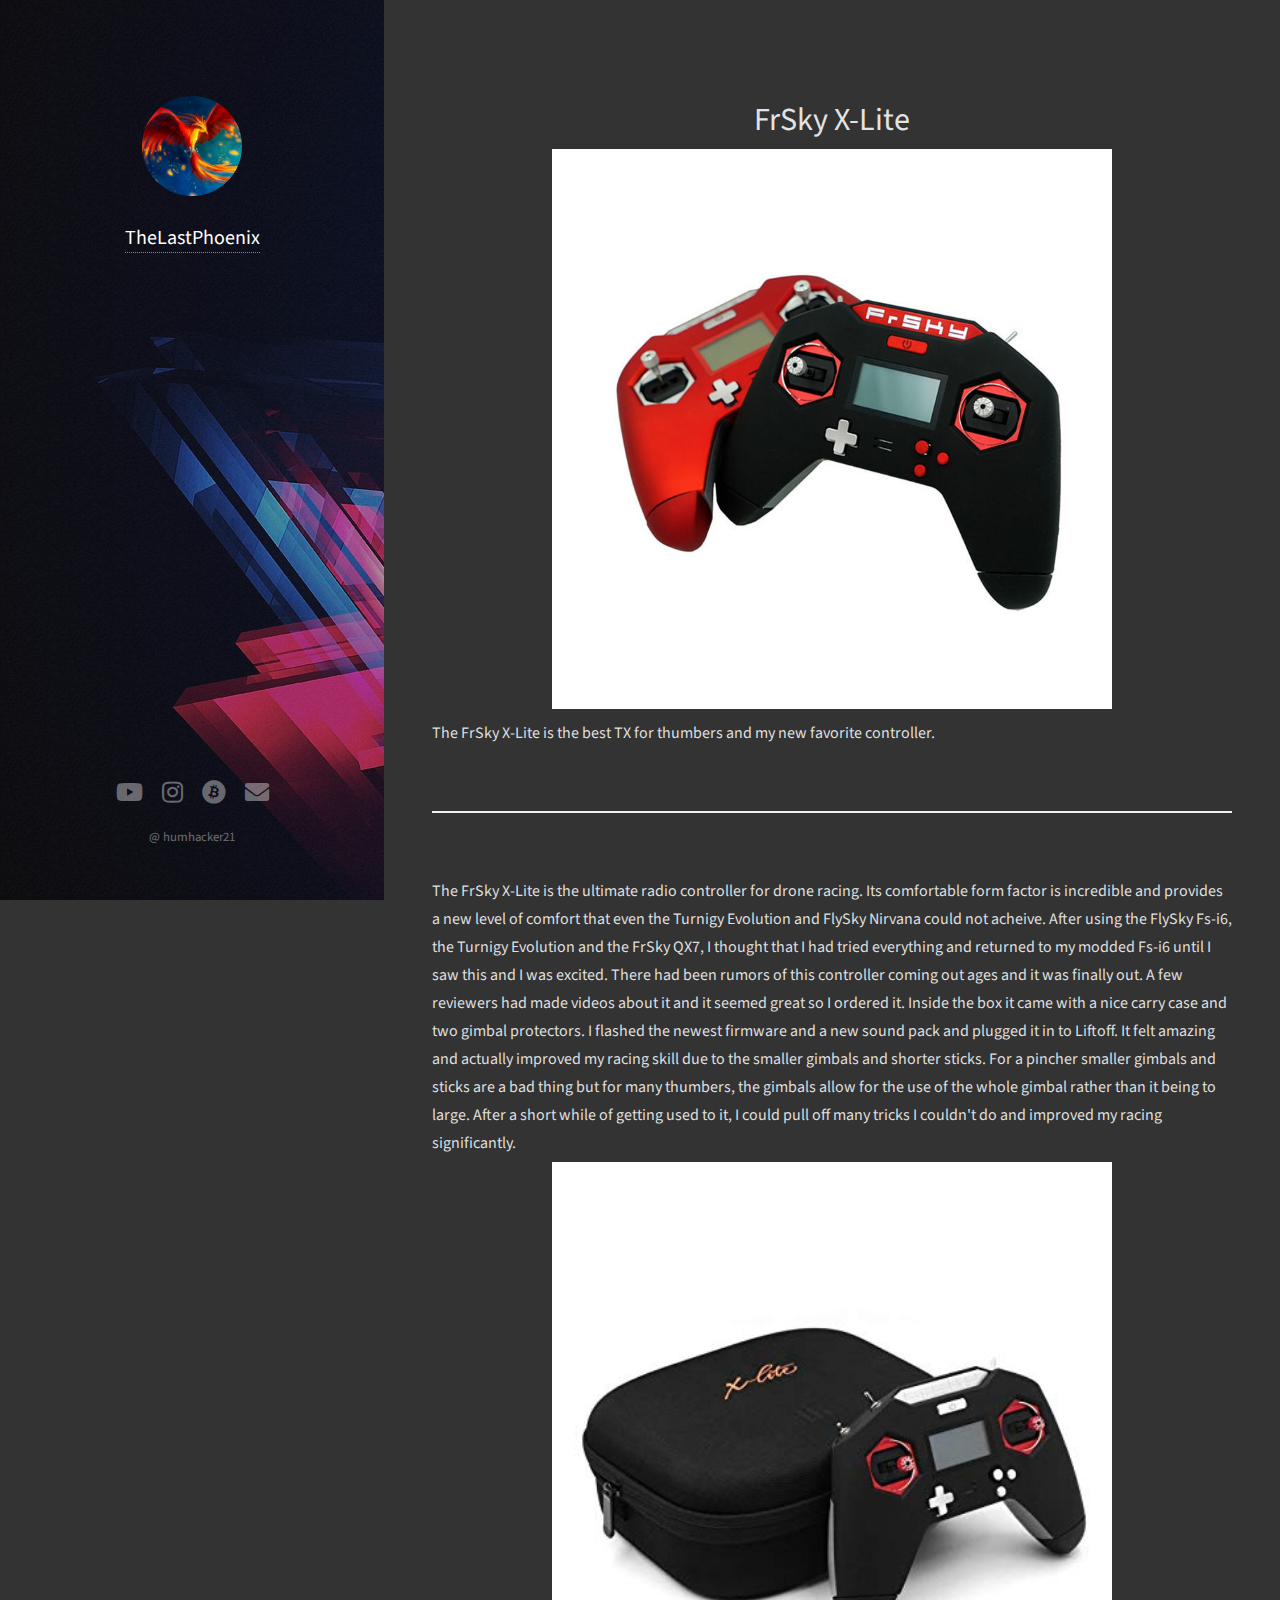
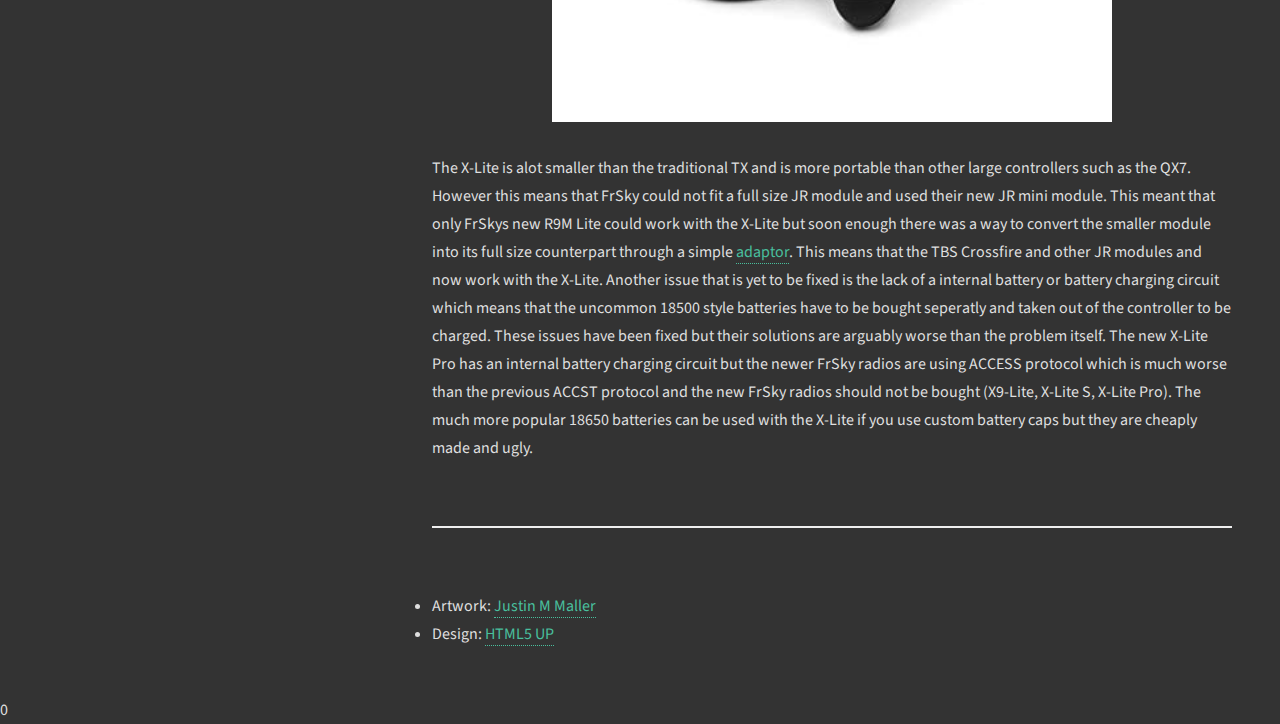
<file: xlite.html>
<!DOCTYPE HTML>
<!--
	Strata by HTML5 UP
	html5up.net | @ajlkn
	Free for personal and commercial use under the CCA 3.0 license (html5up.net/license)
-->
<html>
	<head>
		<title>FrSky X-Lite
		</title>
		<meta charset="utf-8" />
		<meta name="viewport" content="width=device-width, initial-scale=1, user-scalable=no" />
		<link rel="stylesheet" href="assets/css/main.css" />
	</head>
	<body class="is-preload">

		<!-- Header -->
			<header id="header" style="background-position: 0 0">
				<div class="inner">
					<a href="index.html" class="image avatar"><img src="images/profile.jpg" alt="" /></a>
					<h1><a href="index.html"> <strong>TheLastPhoenix</strong></a>
					</h1>
				</div>
			</header>

		<!-- Main -->
			<div id="main">

				<!-- One -->
					<section id="one">
						<header class="major">
							<h2>FrSky X-Lite</h2>
						</header>
						<img class="image-header" src="xlite/2tx.jpg" alt="" />
						<p>The FrSky X-Lite is the best TX for thumbers and my new favorite controller.</p>
						
					</section>

					<section id="two">
						<p>The FrSky X-Lite is the ultimate radio controller for drone racing. Its comfortable form factor is incredible and provides a new level of comfort 
							that even the Turnigy Evolution and FlySky Nirvana could not acheive. After using the FlySky Fs-i6, the Turnigy Evolution and the FrSky QX7, I 
							thought that I had tried everything and returned to my modded Fs-i6 until I saw this and I was excited. There had been rumors of this controller 
							coming out ages and it was finally out. A few reviewers had made videos about it and it seemed great so I ordered it. Inside the box it came with 
							a nice carry case and two gimbal protectors. I flashed the newest firmware and a new sound pack and plugged it in to Liftoff. It felt amazing and 
							actually improved my racing skill due to the smaller gimbals and shorter sticks. For a pincher smaller gimbals and sticks are a bad thing but for 
							many thumbers, the gimbals allow for the use of the whole gimbal rather than it being to large. After a short while of getting used to it, I 
							could pull off many tricks I couldn't do and improved my racing significantly.
							<img class="image-header" src="xlite/txbox.jpg" alt="" />
						</p>
						<p>The X-Lite is alot smaller than the traditional TX and is more portable than other large controllers such as the QX7. However this means that FrSky 
							could not fit a full size JR module and used their new JR mini module. This meant that only FrSkys new R9M Lite could work with the X-Lite but soon 
							enough there was a way to convert the smaller module into its full size counterpart through a simple <a href="https://www.banggood.com/JR-Module-Adapter-For-FrSky-X-LITE-TBS-Crossfire-iRangeX-IRX4-Multiprotocol-JR-Type-TX-p-1376003.html?rmmds=search&cur_warehouse=CN" target="_blank"/>adaptor</a>. 
							This means that the TBS Crossfire and other JR modules and now work with the X-Lite. Another issue that is yet to be fixed is the lack of a internal 
							battery or battery charging circuit which means that the uncommon 18500 style batteries have to be bought seperatly and taken out of the controller 
							to be charged. These issues have been fixed but their solutions are arguably worse than the problem itself. The new X-Lite Pro has an internal battery 
							charging circuit but the newer FrSky radios are using ACCESS protocol which is much worse than the previous ACCST protocol and the new FrSky radios 
							should not be bought (X9-Lite, X-Lite S, X-Lite Pro). The much more popular 18650 batteries can be used with the X-Lite if you use custom battery caps 
							but they are cheaply made and ugly.
						</p>


								<!-- 		<a href="URL" target="_blank"/>NAME</a>			-humhacker21-->
					</section>


				<!-- Three -->
				<section id="three">
						<li> Artwork: <a href="http://www.justinmaller.com" target="_blank"/> Justin M Maller</li></a><li>Design: <a href="http://html5up.net" target="_blank">HTML5 UP</a></li>
				</section>

				<!-- Four -->
				<!--
					<section id="four">
						<h2>Elements</h2>

						<section>
							<h4>Text</h4>
							<p>This is <b>bold</b> and this is <strong>strong</strong>. This is <i>italic</i> and this is <em>emphasized</em>.
							This is <sup>superscript</sup> text and this is <sub>subscript</sub> text.
							This is <u>underlined</u> and this is code: <code>for (;;) { ... }</code>. Finally, <a href="#">this is a link</a>.</p>
							<hr />
							<header>
								<h4>Heading with a Subtitle</h4>
								<p>Lorem ipsum dolor sit amet nullam id egestas urna aliquam</p>
							</header>
							<p>Nunc lacinia ante nunc ac lobortis. Interdum adipiscing gravida odio porttitor sem non mi integer non faucibus ornare mi ut ante amet placerat aliquet. Volutpat eu sed ante lacinia sapien lorem accumsan varius montes viverra nibh in adipiscing blandit tempus accumsan.</p>
							<header>
								<h5>Heading with a Subtitle</h5>
								<p>Lorem ipsum dolor sit amet nullam id egestas urna aliquam</p>
							</header>
							<p>Nunc lacinia ante nunc ac lobortis. Interdum adipiscing gravida odio porttitor sem non mi integer non faucibus ornare mi ut ante amet placerat aliquet. Volutpat eu sed ante lacinia sapien lorem accumsan varius montes viverra nibh in adipiscing blandit tempus accumsan.</p>
							<hr />
							<h2>Heading Level 2</h2>
							<h3>Heading Level 3</h3>
							<h4>Heading Level 4</h4>
							<h5>Heading Level 5</h5>
							<h6>Heading Level 6</h6>
							<hr />
							<h5>Blockquote</h5>
							<blockquote>Fringilla nisl. Donec accumsan interdum nisi, quis tincidunt felis sagittis eget tempus euismod. Vestibulum ante ipsum primis in faucibus vestibulum. Blandit adipiscing eu felis iaculis volutpat ac adipiscing accumsan faucibus. Vestibulum ante ipsum primis in faucibus lorem ipsum dolor sit amet nullam adipiscing eu felis.</blockquote>
							<h5>Preformatted</h5>
							<pre><code>i = 0;

while (!deck.isInOrder()) {
print 'Iteration ' + i;
deck.shuffle();
i++;
}

print 'It took ' + i + ' iterations to sort the deck.';</code></pre>
						</section>

						<section>
							<h4>Lists</h4>
							<div class="row">
								<div class="col-6 col-12-xsmall">
									<h5>Unordered</h5>
									<ul>
										<li>Dolor pulvinar etiam magna etiam.</li>
										<li>Sagittis adipiscing lorem eleifend.</li>
										<li>Felis enim feugiat dolore viverra.</li>
									</ul>
									<h5>Alternate</h5>
									<ul class="alt">
										<li>Dolor pulvinar etiam magna etiam.</li>
										<li>Sagittis adipiscing lorem eleifend.</li>
										<li>Felis enim feugiat dolore viverra.</li>
									</ul>
								</div>
								<div class="col-6 col-12-xsmall">
									<h5>Ordered</h5>
									<ol>
										<li>Dolor pulvinar etiam magna etiam.</li>
										<li>Etiam vel felis at lorem sed viverra.</li>
										<li>Felis enim feugiat dolore viverra.</li>
										<li>Dolor pulvinar etiam magna etiam.</li>
										<li>Etiam vel felis at lorem sed viverra.</li>
										<li>Felis enim feugiat dolore viverra.</li>
									</ol>
									<h5>Icons</h5>
									<ul class="icons">
										<li><a href="#" class="icon brands fa-twitter"><span class="label">Twitter</span></a></li>
										<li><a href="#" class="icon brands fa-facebook-f"><span class="label">Facebook</span></a></li>
										<li><a href="#" class="icon brands fa-instagram"><span class="label">Instagram</span></a></li>
										<li><a href="#" class="icon brands fa-github"><span class="label">Github</span></a></li>
										<li><a href="#" class="icon brands fa-dribbble"><span class="label">Dribbble</span></a></li>
										<li><a href="#" class="icon brands fa-tumblr"><span class="label">Tumblr</span></a></li>
									</ul>
								</div>
							</div>
							<h5>Actions</h5>
							<ul class="actions">
								<li><a href="#" class="button primary">Default</a></li>
								<li><a href="#" class="button">Default</a></li>
							</ul>
							<ul class="actions small">
								<li><a href="#" class="button primary small">Small</a></li>
								<li><a href="#" class="button small">Small</a></li>
							</ul>
							<div class="row">
								<div class="col-6 col-12-small">
									<ul class="actions stacked">
										<li><a href="#" class="button primary">Default</a></li>
										<li><a href="#" class="button">Default</a></li>
									</ul>
								</div>
								<div class="col-6 col-12-small">
									<ul class="actions stacked">
										<li><a href="#" class="button primary small">Small</a></li>
										<li><a href="#" class="button small">Small</a></li>
									</ul>
								</div>
								<div class="col-6 col-12-small">
									<ul class="actions stacked">
										<li><a href="#" class="button primary fit">Default</a></li>
										<li><a href="#" class="button fit">Default</a></li>
									</ul>
								</div>
								<div class="col-6 col-12-small">
									<ul class="actions stacked">
										<li><a href="#" class="button primary small fit">Small</a></li>
										<li><a href="#" class="button small fit">Small</a></li>
									</ul>
								</div>
							</div>
						</section>

						<section>
							<h4>Table</h4>
							<h5>Default</h5>
							<div class="table-wrapper">
								<table>
									<thead>
										<tr>
											<th>Name</th>
											<th>Description</th>
											<th>Price</th>
										</tr>
									</thead>
									<tbody>
										<tr>
											<td>Item One</td>
											<td>Ante turpis integer aliquet porttitor.</td>
											<td>29.99</td>
										</tr>
										<tr>
											<td>Item Two</td>
											<td>Vis ac commodo adipiscing arcu aliquet.</td>
											<td>19.99</td>
										</tr>
										<tr>
											<td>Item Three</td>
											<td> Morbi faucibus arcu accumsan lorem.</td>
											<td>29.99</td>
										</tr>
										<tr>
											<td>Item Four</td>
											<td>Vitae integer tempus condimentum.</td>
											<td>19.99</td>
										</tr>
										<tr>
											<td>Item Five</td>
											<td>Ante turpis integer aliquet porttitor.</td>
											<td>29.99</td>
										</tr>
									</tbody>
									<tfoot>
										<tr>
											<td colspan="2"></td>
											<td>100.00</td>
										</tr>
									</tfoot>
								</table>
							</div>

							<h5>Alternate</h5>
							<div class="table-wrapper">
								<table class="alt">
									<thead>
										<tr>
											<th>Name</th>
											<th>Description</th>
											<th>Price</th>
										</tr>
									</thead>
									<tbody>
										<tr>
											<td>Item One</td>
											<td>Ante turpis integer aliquet porttitor.</td>
											<td>29.99</td>
										</tr>
										<tr>
											<td>Item Two</td>
											<td>Vis ac commodo adipiscing arcu aliquet.</td>
											<td>19.99</td>
										</tr>
										<tr>
											<td>Item Three</td>
											<td> Morbi faucibus arcu accumsan lorem.</td>
											<td>29.99</td>
										</tr>
										<tr>
											<td>Item Four</td>
											<td>Vitae integer tempus condimentum.</td>
											<td>19.99</td>
										</tr>
										<tr>
											<td>Item Five</td>
											<td>Ante turpis integer aliquet porttitor.</td>
											<td>29.99</td>
										</tr>
									</tbody>
									<tfoot>
										<tr>
											<td colspan="2"></td>
											<td>100.00</td>
										</tr>
									</tfoot>
								</table>
							</div>
						</section>

						<section>
							<h4>Buttons</h4>
							<ul class="actions">
								<li><a href="#" class="button primary">Primary</a></li>
								<li><a href="#" class="button">Default</a></li>
							</ul>
							<ul class="actions">
								<li><a href="#" class="button large">Large</a></li>
								<li><a href="#" class="button">Default</a></li>
								<li><a href="#" class="button small">Small</a></li>
							</ul>
							<ul class="actions fit">
								<li><a href="#" class="button primary fit">Fit</a></li>
								<li><a href="#" class="button fit">Fit</a></li>
							</ul>
							<ul class="actions fit small">
								<li><a href="#" class="button primary fit small">Fit + Small</a></li>
								<li><a href="#" class="button fit small">Fit + Small</a></li>
							</ul>
							<ul class="actions">
								<li><a href="#" class="button primary icon solid fa-download">Icon</a></li>
								<li><a href="#" class="button icon solid fa-download">Icon</a></li>
							</ul>
							<ul class="actions">
								<li><span class="button primary disabled">Primary</span></li>
								<li><span class="button disabled">Default</span></li>
							</ul>
						</section>

						<section>
							<h4>Form</h4>
							<form method="post" action="#">
								<div class="row gtr-uniform gtr-50">
									<div class="col-6 col-12-xsmall">
										<input type="text" name="demo-name" id="demo-name" value="" placeholder="Name" />
									</div>
									<div class="col-6 col-12-xsmall">
										<input type="email" name="demo-email" id="demo-email" value="" placeholder="Email" />
									</div>
									<div class="col-12">
										<select name="demo-category" id="demo-category">
											<option value="">- Category -</option>
											<option value="1">Manufacturing</option>
											<option value="1">Shipping</option>
											<option value="1">Administration</option>
											<option value="1">Human Resources</option>
										</select>
									</div>
									<div class="col-4 col-12-small">
										<input type="radio" id="demo-priority-low" name="demo-priority" checked>
										<label for="demo-priority-low">Low Priority</label>
									</div>
									<div class="col-4 col-12-small">
										<input type="radio" id="demo-priority-normal" name="demo-priority">
										<label for="demo-priority-normal">Normal Priority</label>
									</div>
									<div class="col-4 col-12-small">
										<input type="radio" id="demo-priority-high" name="demo-priority">
										<label for="demo-priority-high">High Priority</label>
									</div>
									<div class="col-6 col-12-small">
										<input type="checkbox" id="demo-copy" name="demo-copy">
										<label for="demo-copy">Email me a copy of this message</label>
									</div>
									<div class="col-6 col-12-small">
										<input type="checkbox" id="demo-human" name="demo-human" checked>
										<label for="demo-human">I am a human and not a robot</label>
									</div>
									<div class="col-12">
										<textarea name="demo-message" id="demo-message" placeholder="Enter your message" rows="6"></textarea>
									</div>
									<div class="col-12">
										<ul class="actions">
											<li><input type="submit" value="Send Message" class="primary" /></li>
											<li><input type="reset" value="Reset" /></li>
										</ul>
									</div>
								</div>
							</form>
						</section>

						<section>
							<h4>Image</h4>
							<h5>Fit</h5>
							<div class="box alt">
								<div class="row gtr-50 gtr-uniform">
									<div class="col-12"><span class="image fit"><img src="images/fulls/05.jpg" alt="" /></span></div>
									<div class="col-4"><span class="image fit"><img src="images/thumbs/01.jpg" alt="" /></span></div>
									<div class="col-4"><span class="image fit"><img src="images/thumbs/02.jpg" alt="" /></span></div>
									<div class="col-4"><span class="image fit"><img src="images/thumbs/03.jpg" alt="" /></span></div>
									<div class="col-4"><span class="image fit"><img src="images/thumbs/04.jpg" alt="" /></span></div>
									<div class="col-4"><span class="image fit"><img src="images/thumbs/05.jpg" alt="" /></span></div>
									<div class="col-4"><span class="image fit"><img src="images/thumbs/06.jpg" alt="" /></span></div>
									<div class="col-4"><span class="image fit"><img src="images/thumbs/03.jpg" alt="" /></span></div>
									<div class="col-4"><span class="image fit"><img src="images/thumbs/02.jpg" alt="" /></span></div>
									<div class="col-4"><span class="image fit"><img src="images/thumbs/01.jpg" alt="" /></span></div>
								</div>
							</div>
							<h5>Left &amp; Right</h5>
							<p><span class="image left"><img src="images/avatar.jpg" alt="" /></span>Fringilla nisl. Donec accumsan interdum nisi, quis tincidunt felis sagittis eget. tempus euismod. Vestibulum ante ipsum primis in faucibus vestibulum. Blandit adipiscing eu felis iaculis volutpat ac adipiscing accumsan eu faucibus. Integer ac pellentesque praesent tincidunt felis sagittis eget. tempus euismod. Vestibulum ante ipsum primis in faucibus vestibulum. Blandit adipiscing eu felis iaculis volutpat ac adipiscing accumsan eu faucibus. Integer ac pellentesque praesent. Donec accumsan interdum nisi, quis tincidunt felis sagittis eget. tempus euismod. Vestibulum ante ipsum primis in faucibus vestibulum. Blandit adipiscing eu felis iaculis volutpat ac adipiscing accumsan eu faucibus. Integer ac pellentesque praesent tincidunt felis sagittis eget. tempus euismod. Vestibulum ante ipsum primis in faucibus vestibulum. Blandit adipiscing eu felis iaculis volutpat ac adipiscing accumsan eu faucibus. Integer ac pellentesque praesent.</p>
							<p><span class="image right"><img src="images/avatar.jpg" alt="" /></span>Fringilla nisl. Donec accumsan interdum nisi, quis tincidunt felis sagittis eget. tempus euismod. Vestibulum ante ipsum primis in faucibus vestibulum. Blandit adipiscing eu felis iaculis volutpat ac adipiscing accumsan eu faucibus. Integer ac pellentesque praesent tincidunt felis sagittis eget. tempus euismod. Vestibulum ante ipsum primis in faucibus vestibulum. Blandit adipiscing eu felis iaculis volutpat ac adipiscing accumsan eu faucibus. Integer ac pellentesque praesent. Donec accumsan interdum nisi, quis tincidunt felis sagittis eget. tempus euismod. Vestibulum ante ipsum primis in faucibus vestibulum. Blandit adipiscing eu felis iaculis volutpat ac adipiscing accumsan eu faucibus. Integer ac pellentesque praesent tincidunt felis sagittis eget. tempus euismod. Vestibulum ante ipsum primis in faucibus vestibulum. Blandit adipiscing eu felis iaculis volutpat ac adipiscing accumsan eu faucibus. Integer ac pellentesque praesent.</p>
						</section>

					</section>
				-->

			</div>

		<!-- Footer -->
		<footer id="footer">
				<div class="inner">
					<ul class="icons">
						<li><a href="https://www.youtube.com/channel/UCYZeo4mHTFMJ0mfbYOta1hg" class="icon brands fa-youtube"><span class="label">Youtube</span></a></li>
						<li><a href="#" class="icon brands fa-instagram"><span class="label">Instagram</span></a></li>
						<li><a href="#" class="icon brands fa-bitcoin"><span class="label">Bitcoin</span></a></li>
						<li><a href="mailto:humhacker21@gmail.com" class="icon solid fa-envelope"><span class="label">Email</span></a></li>
					</ul>
					<ul class="copyright">
						<li>  @ humhacker21</li>
					</ul>
				</div>
			</footer>

		<!-- Scripts -->
		
			<script src="assets/js/jquery.min.js"></script>
			<script src="assets/js/jquery.poptrox.min.js"></script>
			<script src="assets/js/browser.min.js"></script>0
			
			<script src="assets/js/breakpoints.min.js"></script>
			
			<script src="assets/js/util.js"></script>
			<script src="assets/js/main.js"></script>
		
		

	</body>
</html>
</file>
<file: assets/css/main.css>
@import url("fontawesome-all.min.css");
@import url("https://fonts.googleapis.com/css?family=Source+Sans+Pro:400,400italic");

/*
	Strata by HTML5 UP
	html5up.net | @ajlkn
	Free for personal and commercial use under the CCA 3.0 license (html5up.net/license)
*/

html, body, div, span, applet, object,
iframe, h1, h2, h3, h4, h5, h6, p, blockquote,
pre, a, abbr, acronym, address, big, cite,
code, del, dfn, em, img, ins, kbd, q, s, samp,
small, strike, strong, sub, sup, tt, var, b,
u, i, center, dl, dt, dd, ol, ul, li, fieldset,
form, label, legend, table, caption, tbody,
tfoot, thead, tr, th, td, article, aside,
canvas, details, embed, figure, figcaption,
footer, header, hgroup, menu, nav, output, ruby,
section, summary, time, mark, audio, video {
	margin: 0;
	padding: 0;
	border: 0;
	font-size: 100%;
	font: inherit;
	vertical-align: baseline;}

article, aside, details, figcaption, figure,
footer, header, hgroup, menu, nav, section {
	display: block;}

body {
	line-height: 1;
}

ol, ul {
	list-style: none;
}

blockquote, q {
	quotes: none;
}

	blockquote:before, blockquote:after, q:before, q:after {
		content: '';
		content: none;
	}

table {
	border-collapse: collapse;
	border-spacing: 0;
}

body {
	-webkit-text-size-adjust: none;
}

mark {
	background-color: transparent;
	color: inherit;
}

input::-moz-focus-inner {
	border: 0;
	padding: 0;
}

input, select, textarea {
	-moz-appearance: none;
	-webkit-appearance: none;
	-ms-appearance: none;
	appearance: none;
}

/* Basic */

	html {
		box-sizing: border-box;
	}

	*, *:before, *:after {
		box-sizing: inherit;
	}

	body {
		background: #333333;
	}

		body.is-preload *, body.is-preload *:before, body.is-preload *:after {
			-moz-animation: none !important;
			-webkit-animation: none !important;
			-ms-animation: none !important;
			animation: none !important;
			-moz-transition: none !important;
			-webkit-transition: none !important;
			-ms-transition: none !important;
			transition: none !important;
		}

	body, input, select, textarea {
		color: #dfdfdf;
		font-family: "Source Sans Pro", Helvetica, sans-serif;
		font-size: 16pt;
		font-weight: 400;
		line-height: 1.75em;
	}

	a {
		-moz-transition: color 0.2s ease-in-out, border-color 0.2s ease-in-out;
		-webkit-transition: color 0.2s ease-in-out, border-color 0.2s ease-in-out;
		-ms-transition: color 0.2s ease-in-out, border-color 0.2s ease-in-out;
		transition: color 0.2s ease-in-out, border-color 0.2s ease-in-out;
		border-bottom: dotted 1px;
		color: #49bf9d;
		text-decoration: none;
	}

		a:hover {
			border-bottom-color: transparent;
			color: #49bf9d !important;
			text-decoration: none;
		}

	strong, b {
		color: #fff;
		font-weight: 400;
	}

	em, i {
		font-style: italic;
	}

	p {
		margin: 0 0 2em 0;
	}

	h1, h2, h3, h4, h5, h6 {
		color: #e3e3e3;
		font-weight: 400;
		line-height: 1em;
		margin: 0 0 0em 0;
	}

		h1 a, h2 a, h3 a, h4 a, h5 a, h6 a {
			color: inherit;
			text-decoration: none;
		}

	h1 {
		font-size: 2em;
		line-height: 1.5em;
	}

	h2 {
		font-size: 1.5em;
		line-height: 1.5em;
		text-align: center;
	}

	h3 {
		font-size: 1.25em;
		line-height: 1.5em;
	}

	h4 {
		font-size: 1.1em;
		line-height: 1.5em;
	}

	h5 {
		font-size: 0.9em;
		line-height: 1.5em;
	}

	h6 {
		font-size: 0.7em;
		line-height: 1.5em;
	}

	sub {
		font-size: 0.8em;
		position: relative;
		top: 0.5em;
	}

	sup {
		font-size: 0.8em;
		position: relative;
		top: -0.5em;
	}

	hr {
		border: 0;
		border-bottom: solid 2px #efefef;
		margin: 2em 0;
	}

		hr.major {
			margin: 3em 0;
		}

	blockquote {
		border-left: solid 6px #efefef;
		font-style: italic;
		margin: 0 0 2em 0;
		padding: 0.5em 0 0.5em 1.5em;
	}

	code {
		background: #f7f7f7;
		border-radius: 0.35em;
		border: solid 2px #efefef;
		font-family: "Courier New", monospace;
		font-size: 0.9em;
		margin: 0 0.25em;
		padding: 0.25em 0.65em;
	}

	pre {
		-webkit-overflow-scrolling: touch;
		font-family: "Courier New", monospace;
		font-size: 0.9em;
		margin: 0 0 2em 0;
	}

		pre code {
			display: block;
			line-height: 1.75em;
			padding: 1em 1.5em;
			overflow-x: auto;
		}

	.align-left {
		text-align: left;
	}

	.align-center {
		text-align: center;
	}

	.align-right {
		text-align: right;
	}

/* Container */

	.container {
		margin: 0 auto;
		max-width: calc(100% - 4em);
		width: 100%;
	}

		.container.xsmall {
			width: 25%;
		}

		.container.small {
			width: 50%;
		}

		.container.medium {
			width: 75%;
		}

		.container.large {
			width: 125%;
		}

		.container.xlarge {
			width: 150%;
		}

		.container.max {
			width: 100%;
		}

		@media screen and (max-width: 980px) {

			.container {
				width: 100% !important;
				max-width: 100% !important;
			}

		}

		@media screen and (max-width: 480px) {

			.container {
				max-width: calc(100% - 3em);
			}

		}

/* Row */

	.row {
		display: flex;
		flex-wrap: wrap;
		box-sizing: border-box;
		align-items: stretch;
	}

		.row > * {
			box-sizing: border-box;
		}

		.row.gtr-uniform > * > :last-child {
			margin-bottom: 0;
		}

		.row.aln-left {
			justify-content: flex-start;
		}

		.row.aln-center {
			justify-content: center;
		}

		.row.aln-right {
			justify-content: flex-end;
		}

		.row.aln-top {
			align-items: flex-start;
		}

		.row.aln-middle {
			align-items: center;
		}

		.row.aln-bottom {
			align-items: flex-end;
		}

		.row > .imp {
			order: -1;
		}

		.row > .col-1 {
			width: 8.33333%;
		}

		.row > .off-1 {
			margin-left: 8.33333%;
		}

		.row > .col-2 {
			width: 16.66667%;
		}

		.row > .off-2 {
			margin-left: 16.66667%;
		}

		.row > .col-3 {
			width: 25%;
		}

		.row > .off-3 {
			margin-left: 25%;
		}

		.row > .col-4 {
			width: 33.33333%;
		}

		.row > .off-4 {
			margin-left: 33.33333%;
		}

		.row > .col-5 {
			width: 41.66667%;
		}

		.row > .off-5 {
			margin-left: 41.66667%;
		}

		.row > .col-6 {
			width: 50%;
		}

		.row > .off-6 {
			margin-left: 50%;
		}

		.row > .col-7 {
			width: 58.33333%;
		}

		.row > .off-7 {
			margin-left: 58.33333%;
		}

		.row > .col-8 {
			width: 66.66667%;
		}

		.row > .off-8 {
			margin-left: 66.66667%;
		}

		.row > .col-9 {
			width: 75%;
		}

		.row > .off-9 {
			margin-left: 75%;
		}

		.row > .col-10 {
			width: 83.33333%;
		}

		.row > .off-10 {
			margin-left: 83.33333%;
		}

		.row > .col-11 {
			width: 91.66667%;
		}

		.row > .off-11 {
			margin-left: 91.66667%;
		}

		.row > .col-12 {
			width: 100%;
		}

		.row > .off-12 {
			margin-left: 100%;
		}

		.row.gtr-0 {
			margin-top: 0;
			margin-left: 0em;
		}

			.row.gtr-0 > * {
				padding: 0 0 0 0em;
			}

			.row.gtr-0.gtr-uniform {
				margin-top: 0em;
			}

				.row.gtr-0.gtr-uniform > * {
					padding-top: 0em;
				}

		.row.gtr-25 {
			margin-top: 0;
			margin-left: -0.625em;
		}

			.row.gtr-25 > * {
				padding: 0 0 0 0.625em;
			}

			.row.gtr-25.gtr-uniform {
				margin-top: -0.625em;
			}

				.row.gtr-25.gtr-uniform > * {
					padding-top: 0.625em;
				}

		.row.gtr-50 {
			margin-top: 0;
			margin-left: -1.25em;
		}

			.row.gtr-50 > * {
				padding: 0 0 0 1.25em;
			}

			.row.gtr-50.gtr-uniform {
				margin-top: -1.25em;
			}

				.row.gtr-50.gtr-uniform > * {
					padding-top: 1.25em;
				}

		.row {
			margin-top: 0;
			margin-left: -2.5em;
		}

			.row > * {
				padding: 0 0 0 2.5em;
			}

			.row.gtr-uniform {
				margin-top: -2.5em;
			}

				.row.gtr-uniform > * {
					padding-top: 2.5em;
				}

		.row.gtr-150 {
			margin-top: 0;
			margin-left: -3.75em;
		}

			.row.gtr-150 > * {
				padding: 0 0 0 3.75em;
			}

			.row.gtr-150.gtr-uniform {
				margin-top: -3.75em;
			}

				.row.gtr-150.gtr-uniform > * {
					padding-top: 3.75em;
				}

		.row.gtr-200 {
			margin-top: 0;
			margin-left: -5em;
		}

			.row.gtr-200 > * {
				padding: 0 0 0 5em;
			}

			.row.gtr-200.gtr-uniform {
				margin-top: -5em;
			}

				.row.gtr-200.gtr-uniform > * {
					padding-top: 5em;
				}

		@media screen and (max-width: 1800px) {

			.row {
				display: flex;
				flex-wrap: wrap;
				box-sizing: border-box;
				align-items: stretch;
			}

				.row > * {
					box-sizing: border-box;
				}

				.row.gtr-uniform > * > :last-child {
					margin-bottom: 0;
				}

				.row.aln-left {
					justify-content: flex-start;
				}

				.row.aln-center {
					justify-content: center;
				}

				.row.aln-right {
					justify-content: flex-end;
				}

				.row.aln-top {
					align-items: flex-start;
				}

				.row.aln-middle {
					align-items: center;
				}

				.row.aln-bottom {
					align-items: flex-end;
				}

				.row > .imp-xlarge {
					order: -1;
				}

				.row > .col-1-xlarge {
					width: 8.33333%;
				}

				.row > .off-1-xlarge {
					margin-left: 8.33333%;
				}

				.row > .col-2-xlarge {
					width: 16.66667%;
				}

				.row > .off-2-xlarge {
					margin-left: 16.66667%;
				}

				.row > .col-3-xlarge {
					width: 25%;
				}

				.row > .off-3-xlarge {
					margin-left: 25%;
				}

				.row > .col-4-xlarge {
					width: 33.33333%;
				}

				.row > .off-4-xlarge {
					margin-left: 33.33333%;
				}

				.row > .col-5-xlarge {
					width: 41.66667%;
				}

				.row > .off-5-xlarge {
					margin-left: 41.66667%;
				}

				.row > .col-6-xlarge {
					width: 50%;
				}

				.row > .off-6-xlarge {
					margin-left: 50%;
				}

				.row > .col-7-xlarge {
					width: 58.33333%;
				}

				.row > .off-7-xlarge {
					margin-left: 58.33333%;
				}

				.row > .col-8-xlarge {
					width: 66.66667%;
				}

				.row > .off-8-xlarge {
					margin-left: 66.66667%;
				}

				.row > .col-9-xlarge {
					width: 75%;
				}

				.row > .off-9-xlarge {
					margin-left: 75%;
				}

				.row > .col-10-xlarge {
					width: 83.33333%;
				}

				.row > .off-10-xlarge {
					margin-left: 83.33333%;
				}

				.row > .col-11-xlarge {
					width: 91.66667%;
				}

				.row > .off-11-xlarge {
					margin-left: 91.66667%;
				}

				.row > .col-12-xlarge {
					width: 100%;
				}

				.row > .off-12-xlarge {
					margin-left: 100%;
				}

				.row.gtr-0 {
					margin-top: 0;
					margin-left: 0em;
				}

					.row.gtr-0 > * {
						padding: 0 0 0 0em;
					}

					.row.gtr-0.gtr-uniform {
						margin-top: 0em;
					}

						.row.gtr-0.gtr-uniform > * {
							padding-top: 0em;
						}

				.row.gtr-25 {
					margin-top: 0;
					margin-left: -0.625em;
				}

					.row.gtr-25 > * {
						padding: 0 0 0 0.625em;
					}

					.row.gtr-25.gtr-uniform {
						margin-top: -0.625em;
					}

						.row.gtr-25.gtr-uniform > * {
							padding-top: 0.625em;
						}

				.row.gtr-50 {
					margin-top: 0;
					margin-left: -1.25em;
				}

					.row.gtr-50 > * {
						padding: 0 0 0 1.25em;
					}

					.row.gtr-50.gtr-uniform {
						margin-top: -1.25em;
					}

						.row.gtr-50.gtr-uniform > * {
							padding-top: 1.25em;
						}

				.row {
					margin-top: 0;
					margin-left: -2.5em;
				}

					.row > * {
						padding: 0 0 0 2.5em;
					}

					.row.gtr-uniform {
						margin-top: -2.5em;
					}

						.row.gtr-uniform > * {
							padding-top: 2.5em;
						}

				.row.gtr-150 {
					margin-top: 0;
					margin-left: -3.75em;
				}

					.row.gtr-150 > * {
						padding: 0 0 0 3.75em;
					}

					.row.gtr-150.gtr-uniform {
						margin-top: -3.75em;
					}

						.row.gtr-150.gtr-uniform > * {
							padding-top: 3.75em;
						}

				.row.gtr-200 {
					margin-top: 0;
					margin-left: -5em;
				}

					.row.gtr-200 > * {
						padding: 0 0 0 5em;
					}

					.row.gtr-200.gtr-uniform {
						margin-top: -5em;
					}

						.row.gtr-200.gtr-uniform > * {
							padding-top: 5em;
						}

		}

		@media screen and (max-width: 1280px) {

			.row {
				display: flex;
				flex-wrap: wrap;
				box-sizing: border-box;
				align-items: stretch;
			}

				.row > * {
					box-sizing: border-box;
				}

				.row.gtr-uniform > * > :last-child {
					margin-bottom: 0;
				}

				.row.aln-left {
					justify-content: flex-start;
				}

				.row.aln-center {
					justify-content: center;
				}

				.row.aln-right {
					justify-content: flex-end;
				}

				.row.aln-top {
					align-items: flex-start;
				}

				.row.aln-middle {
					align-items: center;
				}

				.row.aln-bottom {
					align-items: flex-end;
				}

				.row > .imp-large {
					order: -1;
				}

				.row > .col-1-large {
					width: 8.33333%;
				}

				.row > .off-1-large {
					margin-left: 8.33333%;
				}

				.row > .col-2-large {
					width: 16.66667%;
				}

				.row > .off-2-large {
					margin-left: 16.66667%;
				}

				.row > .col-3-large {
					width: 25%;
				}

				.row > .off-3-large {
					margin-left: 25%;
				}

				.row > .col-4-large {
					width: 33.33333%;
				}

				.row > .off-4-large {
					margin-left: 33.33333%;
				}

				.row > .col-5-large {
					width: 41.66667%;
				}

				.row > .off-5-large {
					margin-left: 41.66667%;
				}

				.row > .col-6-large {
					width: 50%;
				}

				.row > .off-6-large {
					margin-left: 50%;
				}

				.row > .col-7-large {
					width: 58.33333%;
				}

				.row > .off-7-large {
					margin-left: 58.33333%;
				}

				.row > .col-8-large {
					width: 66.66667%;
				}

				.row > .off-8-large {
					margin-left: 66.66667%;
				}

				.row > .col-9-large {
					width: 75%;
				}

				.row > .off-9-large {
					margin-left: 75%;
				}

				.row > .col-10-large {
					width: 83.33333%;
				}

				.row > .off-10-large {
					margin-left: 83.33333%;
				}

				.row > .col-11-large {
					width: 91.66667%;
				}

				.row > .off-11-large {
					margin-left: 91.66667%;
				}

				.row > .col-12-large {
					width: 100%;
				}

				.row > .off-12-large {
					margin-left: 100%;
				}

				.row.gtr-0 {
					margin-top: 0;
					margin-left: 0em;
				}

					.row.gtr-0 > * {
						padding: 0 0 0 0em;
					}

					.row.gtr-0.gtr-uniform {
						margin-top: 0em;
					}

						.row.gtr-0.gtr-uniform > * {
							padding-top: 0em;
						}

				.row.gtr-25 {
					margin-top: 0;
					margin-left: -0.5em;
				}

					.row.gtr-25 > * {
						padding: 0 0 0 0.5em;
					}

					.row.gtr-25.gtr-uniform {
						margin-top: -0.5em;
					}

						.row.gtr-25.gtr-uniform > * {
							padding-top: 0.5em;
						}

				.row.gtr-50 {
					margin-top: 0;
					margin-left: -1em;
				}

					.row.gtr-50 > * {
						padding: 0 0 0 1em;
					}

					.row.gtr-50.gtr-uniform {
						margin-top: -1em;
					}

						.row.gtr-50.gtr-uniform > * {
							padding-top: 1em;
						}

				.row {
					margin-top: 0;
					margin-left: -2em;
				}

					.row > * {
						padding: 0 0 0 2em;
					}

					.row.gtr-uniform {
						margin-top: -2em;
					}

						.row.gtr-uniform > * {
							padding-top: 2em;
						}

				.row.gtr-150 {
					margin-top: 0;
					margin-left: -3em;
				}

					.row.gtr-150 > * {
						padding: 0 0 0 3em;
					}

					.row.gtr-150.gtr-uniform {
						margin-top: -3em;
					}

						.row.gtr-150.gtr-uniform > * {
							padding-top: 3em;
						}

				.row.gtr-200 {
					margin-top: 0;
					margin-left: -4em;
				}

					.row.gtr-200 > * {
						padding: 0 0 0 4em;
					}

					.row.gtr-200.gtr-uniform {
						margin-top: -4em;
					}

						.row.gtr-200.gtr-uniform > * {
							padding-top: 4em;
						}

		}

		@media screen and (max-width: 980px) {

			.row {
				display: flex;
				flex-wrap: wrap;
				box-sizing: border-box;
				align-items: stretch;
			}

				.row > * {
					box-sizing: border-box;
				}

				.row.gtr-uniform > * > :last-child {
					margin-bottom: 0;
				}

				.row.aln-left {
					justify-content: flex-start;
				}

				.row.aln-center {
					justify-content: center;
				}

				.row.aln-right {
					justify-content: flex-end;
				}

				.row.aln-top {
					align-items: flex-start;
				}

				.row.aln-middle {
					align-items: center;
				}

				.row.aln-bottom {
					align-items: flex-end;
				}

				.row > .imp-medium {
					order: -1;
				}

				.row > .col-1-medium {
					width: 8.33333%;
				}

				.row > .off-1-medium {
					margin-left: 8.33333%;
				}

				.row > .col-2-medium {
					width: 16.66667%;
				}

				.row > .off-2-medium {
					margin-left: 16.66667%;
				}

				.row > .col-3-medium {
					width: 25%;
				}

				.row > .off-3-medium {
					margin-left: 25%;
				}

				.row > .col-4-medium {
					width: 33.33333%;
				}

				.row > .off-4-medium {
					margin-left: 33.33333%;
				}

				.row > .col-5-medium {
					width: 41.66667%;
				}

				.row > .off-5-medium {
					margin-left: 41.66667%;
				}

				.row > .col-6-medium {
					width: 50%;
				}

				.row > .off-6-medium {
					margin-left: 50%;
				}

				.row > .col-7-medium {
					width: 58.33333%;
				}

				.row > .off-7-medium {
					margin-left: 58.33333%;
				}

				.row > .col-8-medium {
					width: 66.66667%;
				}

				.row > .off-8-medium {
					margin-left: 66.66667%;
				}

				.row > .col-9-medium {
					width: 75%;
				}

				.row > .off-9-medium {
					margin-left: 75%;
				}

				.row > .col-10-medium {
					width: 83.33333%;
				}

				.row > .off-10-medium {
					margin-left: 83.33333%;
				}

				.row > .col-11-medium {
					width: 91.66667%;
				}

				.row > .off-11-medium {
					margin-left: 91.66667%;
				}

				.row > .col-12-medium {
					width: 100%;
				}

				.row > .off-12-medium {
					margin-left: 100%;
				}

				.row.gtr-0 {
					margin-top: 0;
					margin-left: 0em;
				}

					.row.gtr-0 > * {
						padding: 0 0 0 0em;
					}

					.row.gtr-0.gtr-uniform {
						margin-top: 0em;
					}

						.row.gtr-0.gtr-uniform > * {
							padding-top: 0em;
						}

				.row.gtr-25 {
					margin-top: 0;
					margin-left: -0.5em;
				}

					.row.gtr-25 > * {
						padding: 0 0 0 0.5em;
					}

					.row.gtr-25.gtr-uniform {
						margin-top: -0.5em;
					}

						.row.gtr-25.gtr-uniform > * {
							padding-top: 0.5em;
						}

				.row.gtr-50 {
					margin-top: 0;
					margin-left: -1em;
				}

					.row.gtr-50 > * {
						padding: 0 0 0 1em;
					}

					.row.gtr-50.gtr-uniform {
						margin-top: -1em;
					}

						.row.gtr-50.gtr-uniform > * {
							padding-top: 1em;
						}

				.row {
					margin-top: 0;
					margin-left: -2em;
				}

					.row > * {
						padding: 0 0 0 2em;
					}

					.row.gtr-uniform {
						margin-top: -2em;
					}

						.row.gtr-uniform > * {
							padding-top: 2em;
						}

				.row.gtr-150 {
					margin-top: 0;
					margin-left: -3em;
				}

					.row.gtr-150 > * {
						padding: 0 0 0 3em;
					}

					.row.gtr-150.gtr-uniform {
						margin-top: -3em;
					}

						.row.gtr-150.gtr-uniform > * {
							padding-top: 3em;
						}

				.row.gtr-200 {
					margin-top: 0;
					margin-left: -4em;
				}

					.row.gtr-200 > * {
						padding: 0 0 0 4em;
					}

					.row.gtr-200.gtr-uniform {
						margin-top: -4em;
					}

						.row.gtr-200.gtr-uniform > * {
							padding-top: 4em;
						}

		}

		@media screen and (max-width: 736px) {

			.row {
				display: flex;
				flex-wrap: wrap;
				box-sizing: border-box;
				align-items: stretch;
			}

				.row > * {
					box-sizing: border-box;
				}

				.row.gtr-uniform > * > :last-child {
					margin-bottom: 0;
				}

				.row.aln-left {
					justify-content: flex-start;
				}

				.row.aln-center {
					justify-content: center;
				}

				.row.aln-right {
					justify-content: flex-end;
				}

				.row.aln-top {
					align-items: flex-start;
				}

				.row.aln-middle {
					align-items: center;
				}

				.row.aln-bottom {
					align-items: flex-end;
				}

				.row > .imp-small {
					order: -1;
				}

				.row > .col-1-small {
					width: 8.33333%;
				}

				.row > .off-1-small {
					margin-left: 8.33333%;
				}

				.row > .col-2-small {
					width: 16.66667%;
				}

				.row > .off-2-small {
					margin-left: 16.66667%;
				}

				.row > .col-3-small {
					width: 25%;
				}

				.row > .off-3-small {
					margin-left: 25%;
				}

				.row > .col-4-small {
					width: 33.33333%;
				}

				.row > .off-4-small {
					margin-left: 33.33333%;
				}

				.row > .col-5-small {
					width: 41.66667%;
				}

				.row > .off-5-small {
					margin-left: 41.66667%;
				}

				.row > .col-6-small {
					width: 50%;
				}

				.row > .off-6-small {
					margin-left: 50%;
				}

				.row > .col-7-small {
					width: 58.33333%;
				}

				.row > .off-7-small {
					margin-left: 58.33333%;
				}

				.row > .col-8-small {
					width: 66.66667%;
				}

				.row > .off-8-small {
					margin-left: 66.66667%;
				}

				.row > .col-9-small {
					width: 75%;
				}

				.row > .off-9-small {
					margin-left: 75%;
				}

				.row > .col-10-small {
					width: 83.33333%;
				}

				.row > .off-10-small {
					margin-left: 83.33333%;
				}

				.row > .col-11-small {
					width: 91.66667%;
				}

				.row > .off-11-small {
					margin-left: 91.66667%;
				}

				.row > .col-12-small {
					width: 100%;
				}

				.row > .off-12-small {
					margin-left: 100%;
				}

				.row.gtr-0 {
					margin-top: 0;
					margin-left: 0em;
				}

					.row.gtr-0 > * {
						padding: 0 0 0 0em;
					}

					.row.gtr-0.gtr-uniform {
						margin-top: 0em;
					}

						.row.gtr-0.gtr-uniform > * {
							padding-top: 0em;
						}

				.row.gtr-25 {
					margin-top: 0;
					margin-left: -0.375em;
				}

					.row.gtr-25 > * {
						padding: 0 0 0 0.375em;
					}

					.row.gtr-25.gtr-uniform {
						margin-top: -0.375em;
					}

						.row.gtr-25.gtr-uniform > * {
							padding-top: 0.375em;
						}

				.row.gtr-50 {
					margin-top: 0;
					margin-left: -0.75em;
				}

					.row.gtr-50 > * {
						padding: 0 0 0 0.75em;
					}

					.row.gtr-50.gtr-uniform {
						margin-top: -0.75em;
					}

						.row.gtr-50.gtr-uniform > * {
							padding-top: 0.75em;
						}

				.row {
					margin-top: 0;
					margin-left: -1.5em;
				}

					.row > * {
						padding: 0 0 0 1.5em;
					}

					.row.gtr-uniform {
						margin-top: -1.5em;
					}

						.row.gtr-uniform > * {
							padding-top: 1.5em;
						}

				.row.gtr-150 {
					margin-top: 0;
					margin-left: -2.25em;
				}

					.row.gtr-150 > * {
						padding: 0 0 0 2.25em;
					}

					.row.gtr-150.gtr-uniform {
						margin-top: -2.25em;
					}

						.row.gtr-150.gtr-uniform > * {
							padding-top: 2.25em;
						}

				.row.gtr-200 {
					margin-top: 0;
					margin-left: -3em;
				}

					.row.gtr-200 > * {
						padding: 0 0 0 3em;
					}

					.row.gtr-200.gtr-uniform {
						margin-top: -3em;
					}

						.row.gtr-200.gtr-uniform > * {
							padding-top: 3em;
						}

		}

		@media screen and (max-width: 480px) {

			.row {
				display: flex;
				flex-wrap: wrap;
				box-sizing: border-box;
				align-items: stretch;
			}

				.row > * {
					box-sizing: border-box;
				}

				.row.gtr-uniform > * > :last-child {
					margin-bottom: 0;
				}

				.row.aln-left {
					justify-content: flex-start;
				}

				.row.aln-center {
					justify-content: center;
				}

				.row.aln-right {
					justify-content: flex-end;
				}

				.row.aln-top {
					align-items: flex-start;
				}

				.row.aln-middle {
					align-items: center;
				}

				.row.aln-bottom {
					align-items: flex-end;
				}

				.row > .imp-xsmall {
					order: -1;
				}

				.row > .col-1-xsmall {
					width: 8.33333%;
				}

				.row > .off-1-xsmall {
					margin-left: 8.33333%;
				}

				.row > .col-2-xsmall {
					width: 16.66667%;
				}

				.row > .off-2-xsmall {
					margin-left: 16.66667%;
				}

				.row > .col-3-xsmall {
					width: 25%;
				}

				.row > .off-3-xsmall {
					margin-left: 25%;
				}

				.row > .col-4-xsmall {
					width: 33.33333%;
				}

				.row > .off-4-xsmall {
					margin-left: 33.33333%;
				}

				.row > .col-5-xsmall {
					width: 41.66667%;
				}

				.row > .off-5-xsmall {
					margin-left: 41.66667%;
				}

				.row > .col-6-xsmall {
					width: 50%;
				}

				.row > .off-6-xsmall {
					margin-left: 50%;
				}

				.row > .col-7-xsmall {
					width: 58.33333%;
				}

				.row > .off-7-xsmall {
					margin-left: 58.33333%;
				}

				.row > .col-8-xsmall {
					width: 66.66667%;
				}

				.row > .off-8-xsmall {
					margin-left: 66.66667%;
				}

				.row > .col-9-xsmall {
					width: 75%;
				}

				.row > .off-9-xsmall {
					margin-left: 75%;
				}

				.row > .col-10-xsmall {
					width: 83.33333%;
				}

				.row > .off-10-xsmall {
					margin-left: 83.33333%;
				}

				.row > .col-11-xsmall {
					width: 91.66667%;
				}

				.row > .off-11-xsmall {
					margin-left: 91.66667%;
				}

				.row > .col-12-xsmall {
					width: 100%;
				}

				.row > .off-12-xsmall {
					margin-left: 100%;
				}

				.row.gtr-0 {
					margin-top: 0;
					margin-left: 0em;
				}

					.row.gtr-0 > * {
						padding: 0 0 0 0em;
					}

					.row.gtr-0.gtr-uniform {
						margin-top: 0em;
					}

						.row.gtr-0.gtr-uniform > * {
							padding-top: 0em;
						}

				.row.gtr-25 {
					margin-top: 0;
					margin-left: -0.375em;
				}

					.row.gtr-25 > * {
						padding: 0 0 0 0.375em;
					}

					.row.gtr-25.gtr-uniform {
						margin-top: -0.375em;
					}

						.row.gtr-25.gtr-uniform > * {
							padding-top: 0.375em;
						}

				.row.gtr-50 {
					margin-top: 0;
					margin-left: -0.75em;
				}

					.row.gtr-50 > * {
						padding: 0 0 0 0.75em;
					}

					.row.gtr-50.gtr-uniform {
						margin-top: -0.75em;
					}

						.row.gtr-50.gtr-uniform > * {
							padding-top: 0.75em;
						}

				.row {
					margin-top: 0;
					margin-left: -1.5em;
				}

					.row > * {
						padding: 0 0 0 1.5em;
					}

					.row.gtr-uniform {
						margin-top: -1.5em;
					}

						.row.gtr-uniform > * {
							padding-top: 1.5em;
						}

				.row.gtr-150 {
					margin-top: 0;
					margin-left: -2.25em;
				}

					.row.gtr-150 > * {
						padding: 0 0 0 2.25em;
					}

					.row.gtr-150.gtr-uniform {
						margin-top: -2.25em;
					}

						.row.gtr-150.gtr-uniform > * {
							padding-top: 2.25em;
						}

				.row.gtr-200 {
					margin-top: 0;
					margin-left: -3em;
				}

					.row.gtr-200 > * {
						padding: 0 0 0 3em;
					}

					.row.gtr-200.gtr-uniform {
						margin-top: -3em;
					}

						.row.gtr-200.gtr-uniform > * {
							padding-top: 3em;
						}

		}

/* Section/Article */

	section.special, article.special {
		text-align: center;
	}

	header p {
		color: #b2b2b2;
		position: relative;
		margin: 0 0 1.5em 0;
	}

	header h2 + p {
		font-size: 1.25em;
		margin-top: -1em;
		line-height: 1.5em;
	}

	header h3 + p {
		font-size: 1.1em;
		margin-top: -0.8em;
		line-height: 1.5em;
	}

	header h4 + p,
	header h5 + p,
	header h6 + p {
		font-size: 0.9em;
		margin-top: -0.6em;
		line-height: 1.5em;
	}

	header.major h2 {
		font-size: 2em;
	}

/* Form */

	form {
		margin: 0 0 2em 0;
	}

	label {
		color: #787878;
		display: block;
		font-size: 0.9em;
		font-weight: 400;
		margin: 0 0 1em 0;
	}

	input[type="text"],
	input[type="password"],
	input[type="email"],
	select,
	textarea {
		-moz-appearance: none;
		-webkit-appearance: none;
		-ms-appearance: none;
		appearance: none;
		background: #f7f7f7;
		border-radius: 0.35em;
		border: solid 2px transparent;
		color: inherit;
		display: block;
		outline: 0;
		padding: 0 0.75em;
		text-decoration: none;
		width: 100%;
	}

		input[type="text"]:invalid,
		input[type="password"]:invalid,
		input[type="email"]:invalid,
		select:invalid,
		textarea:invalid {
			box-shadow: none;
		}

		input[type="text"]:focus,
		input[type="password"]:focus,
		input[type="email"]:focus,
		select:focus,
		textarea:focus {
			border-color: #49bf9d;
		}

	select {
		background-image: url("data:image/svg+xml;charset=utf8,%3Csvg xmlns='http://www.w3.org/2000/svg' width='40' height='40' preserveAspectRatio='none' viewBox='0 0 40 40'%3E%3Cpath d='M9.4,12.3l10.4,10.4l10.4-10.4c0.2-0.2,0.5-0.4,0.9-0.4c0.3,0,0.6,0.1,0.9,0.4l3.3,3.3c0.2,0.2,0.4,0.5,0.4,0.9 c0,0.4-0.1,0.6-0.4,0.9L20.7,31.9c-0.2,0.2-0.5,0.4-0.9,0.4c-0.3,0-0.6-0.1-0.9-0.4L4.3,17.3c-0.2-0.2-0.4-0.5-0.4-0.9 c0-0.4,0.1-0.6,0.4-0.9l3.3-3.3c0.2-0.2,0.5-0.4,0.9-0.4S9.1,12.1,9.4,12.3z' fill='%23dfdfdf' /%3E%3C/svg%3E");
		background-size: 1.25rem;
		background-repeat: no-repeat;
		background-position: calc(100% - 1rem) center;
		height: 2.75em;
		padding-right: 2.75em;
		text-overflow: ellipsis;
	}

		select option {
			color: #787878;
			background: #fff;
		}

		select:focus::-ms-value {
			background-color: transparent;
		}

		select::-ms-expand {
			display: none;
		}

	input[type="text"],
	input[type="password"],
	input[type="email"],
	select {
		height: 2.75em;
	}

	textarea {
		padding: 0.75em;
	}

	input[type="checkbox"],
	input[type="radio"] {
		-moz-appearance: none;
		-webkit-appearance: none;
		-ms-appearance: none;
		appearance: none;
		display: block;
		float: left;
		margin-right: -2em;
		opacity: 0;
		width: 1em;
		z-index: -1;
	}

		input[type="checkbox"] + label,
		input[type="radio"] + label {
			text-decoration: none;
			color: #a2a2a2;
			cursor: pointer;
			display: inline-block;
			font-size: 1em;
			font-weight: 400;
			padding-left: 2.4em;
			padding-right: 0.75em;
			position: relative;
		}

			input[type="checkbox"] + label:before,
			input[type="radio"] + label:before {
				-moz-osx-font-smoothing: grayscale;
				-webkit-font-smoothing: antialiased;
				display: inline-block;
				font-style: normal;
				font-variant: normal;
				text-rendering: auto;
				line-height: 1;
				text-transform: none !important;
				font-family: 'Font Awesome 5 Free';
				font-weight: 900;
			}

			input[type="checkbox"] + label:before,
			input[type="radio"] + label:before {
				background: #f7f7f7;
				border-radius: 0.35em;
				border: solid 2px transparent;
				content: '';
				display: inline-block;
				font-size: 0.8em;
				height: 2.0625em;
				left: 0;
				line-height: 1.85625em;
				position: absolute;
				text-align: center;
				top: 0;
				width: 2.0625em;
			}

		input[type="checkbox"]:checked + label:before,
		input[type="radio"]:checked + label:before {
			background: #787878;
			border-color: #787878;
			color: #fff;
			content: '\f00c';
		}

		input[type="checkbox"]:focus + label:before,
		input[type="radio"]:focus + label:before {
			border-color: #49bf9d;
		}

	input[type="checkbox"] + label:before {
		border-radius: 0.35em;
	}

	input[type="radio"] + label:before {
		border-radius: 100%;
	}

	::-webkit-input-placeholder {
		color: #b2b2b2 !important;
		opacity: 1.0;
	}

	:-moz-placeholder {
		color: #b2b2b2 !important;
		opacity: 1.0;
	}

	::-moz-placeholder {
		color: #b2b2b2 !important;
		opacity: 1.0;
	}

	:-ms-input-placeholder {
		color: #b2b2b2 !important;
		opacity: 1.0;
	}

/* Box */

	.box {
		border-radius: 0.35em;
		border: solid 2px #efefef;
		margin-bottom: 2em;
		padding: 1.5em;
	}

		.box > :last-child,
		.box > :last-child > :last-child,
		.box > :last-child > :last-child > :last-child {
			margin-bottom: 0;
		}

		.box.alt {
			border: 0;
			border-radius: 0;
			padding: 0;
		}

/* Icon */

	.icon {
		text-decoration: none;
		border-bottom: none;
		position: relative;
	}

		.icon:before {
			-moz-osx-font-smoothing: grayscale;
			-webkit-font-smoothing: antialiased;
			display: inline-block;
			font-style: normal;
			font-variant: normal;
			text-rendering: auto;
			line-height: 1;
			text-transform: none !important;
			font-family: 'Font Awesome 5 Free';
			font-weight: 400;
		}

		.icon > .label {
			display: none;
		}

		.icon:before {
			line-height: inherit;
		}

		.icon.solid:before {
			font-weight: 900;
		}

		.icon.brands:before {
			font-family: 'Font Awesome 5 Brands';
		}

/* Image */

	.image {
		border-radius: 0.35em;
		border: 0;
		display: inline-block;
		position: relative;
	}

		.image:before {
			-moz-transition: opacity 0.2s ease-in-out;
			-webkit-transition: opacity 0.2s ease-in-out;
			-ms-transition: opacity 0.2s ease-in-out;
			transition: opacity 0.2s ease-in-out;
			background: url("images/overlay.png");
			border-radius: 0.35em;
			content: '';
			display: block;
			height: 100%;
			left: 0;
			opacity: 0.5;
			position: absolute;
			top: 0;
			width: 100%;
		}

		.image.thumb {
			text-align: center;
		}

			.image.thumb:after {
				-moz-transition: opacity 0.2s ease-in-out;
				-webkit-transition: opacity 0.2s ease-in-out;
				-ms-transition: opacity 0.2s ease-in-out;
				transition: opacity 0.2s ease-in-out;
				border-radius: 0.35em;
				border: solid 3px rgba(255, 255, 255, 0.5);
				color: #fff;
				content: 'View';
				display: inline-block;
				font-size: 0.8em;
				font-weight: 400;
				left: 50%;
				line-height: 2.25em;
				margin: -1.25em 0 0 -3em;
				opacity: 0;
				padding: 0 1.5em;
				position: absolute;
				text-align: center;
				text-decoration: none;
				top: 50%;
				white-space: nowrap;
			}

			.image.thumb:hover:after {
				opacity: 1.0;
			}

			.image.thumb:hover:before {
				background: url("images/overlay.png"), url("images/overlay.png");
				opacity: 1.0;
			}

		.image img {
			border-radius: 0.35em;
			display: block;
		}

		.image.left {
			float: left;
			margin: 0 1.5em 1em 0;
			top: 0.25em;
		}

		.image.right {
			float: right;
			margin: 0 0 1em 1.5em;
			top: 0.25em;
		}

		.image.left, .image.right {
			max-width: 40%;
		}

			.image.left img, .image.right img {
				width: 100%;
			}

		.image.fit {
			display: block;
			margin: 0 0 2em 0;
			width: 100%;
		}

			.image.fit img {
				width: 100%;
			}

		.image.avatar {
			border-radius: 100%;
		}

			.image.avatar:before {
				display: none;
			}

			.image.avatar img {
				border-radius: 100%;
				width: 100%;
			}

/* List */

	ol {
		list-style: decimal;
		margin: 0 0 2em 0;
		padding-left: 1.25em;
	}

		ol li {
			padding-left: 0.25em;
		}

	ul {
		list-style: disc;
		margin: 0 0 2em 0;
		padding-left: 1em;
	}

		ul li {
			padding-left: 0.5em;
		}

		ul.alt {
			list-style: none;
			padding-left: 0;
		}

			ul.alt li {
				border-top: solid 2px #efefef;
				padding: 0.5em 0;
			}

				ul.alt li:first-child {
					border-top: 0;
					padding-top: 0;
				}

	dl {
		margin: 0 0 2em 0;
	}

/* Icons */

	ul.icons {
		cursor: default;
		list-style: none;
		padding-left: 0;
	}

		ul.icons li {
			display: inline-block;
			padding: 0 1em 0 0;
		}

			ul.icons li:last-child {
				padding-right: 0;
			}

			ul.icons li .icon:before {
				font-size: 1.5em;
			}

/* Labeled Icons */

	ul.labeled-icons {
		list-style: none;
		padding: 0;
	}

		ul.labeled-icons li {
			line-height: 1.75em;
			margin: 1.5em 0 0 0;
			padding-left: 2.25em;
			position: relative;
		}

			ul.labeled-icons li:first-child {
				margin-top: 0;
			}

			ul.labeled-icons li a {
				color: inherit;
			}

			ul.labeled-icons li h3 {
				color: #b2b2b2;
				left: 0;
				position: absolute;
				text-align: center;
				top: 0;
				width: 1em;
			}

/* Actions */

	ul.actions {
		display: -moz-flex;
		display: -webkit-flex;
		display: -ms-flex;
		display: flex;
		cursor: default;
		list-style: none;
		margin-left: -1em;
		padding-left: 0;
	}

		ul.actions li {
			padding: 0 0 0 1em;
			vertical-align: middle;
		}

		ul.actions.special {
			-moz-justify-content: center;
			-webkit-justify-content: center;
			-ms-justify-content: center;
			justify-content: center;
			width: 100%;
			margin-left: 0;
		}

			ul.actions.special li:first-child {
				padding-left: 0;
			}

		ul.actions.stacked {
			-moz-flex-direction: column;
			-webkit-flex-direction: column;
			-ms-flex-direction: column;
			flex-direction: column;
			margin-left: 0;
		}

			ul.actions.stacked li {
				padding: 1.3em 0 0 0;
			}

				ul.actions.stacked li:first-child {
					padding-top: 0;
				}

		ul.actions.fit {
			width: calc(100% + 1em);
		}

			ul.actions.fit li {
				-moz-flex-grow: 1;
				-webkit-flex-grow: 1;
				-ms-flex-grow: 1;
				flex-grow: 1;
				-moz-flex-shrink: 1;
				-webkit-flex-shrink: 1;
				-ms-flex-shrink: 1;
				flex-shrink: 1;
				width: 100%;
			}

				ul.actions.fit li > * {
					width: 100%;
				}

			ul.actions.fit.stacked {
				width: 100%;
			}

		@media screen and (max-width: 480px) {

			ul.actions:not(.fixed) {
				-moz-flex-direction: column;
				-webkit-flex-direction: column;
				-ms-flex-direction: column;
				flex-direction: column;
				margin-left: 0;
				width: 100% !important;
			}

				ul.actions:not(.fixed) li {
					-moz-flex-grow: 1;
					-webkit-flex-grow: 1;
					-ms-flex-grow: 1;
					flex-grow: 1;
					-moz-flex-shrink: 1;
					-webkit-flex-shrink: 1;
					-ms-flex-shrink: 1;
					flex-shrink: 1;
					padding: 1em 0 0 0;
					text-align: center;
					width: 100%;
				}

					ul.actions:not(.fixed) li > * {
						width: 100%;
					}

					ul.actions:not(.fixed) li:first-child {
						padding-top: 0;
					}

					ul.actions:not(.fixed) li input[type="submit"],
					ul.actions:not(.fixed) li input[type="reset"],
					ul.actions:not(.fixed) li input[type="button"],
					ul.actions:not(.fixed) li button,
					ul.actions:not(.fixed) li .button {
						width: 100%;
					}

						ul.actions:not(.fixed) li input[type="submit"].icon:before,
						ul.actions:not(.fixed) li input[type="reset"].icon:before,
						ul.actions:not(.fixed) li input[type="button"].icon:before,
						ul.actions:not(.fixed) li button.icon:before,
						ul.actions:not(.fixed) li .button.icon:before {
							margin-left: -0.5em;
						}

		}

/* Table */

	.table-wrapper {
		-webkit-overflow-scrolling: touch;
		overflow-x: auto;
	}

	table {
		margin: 0 0 2em 0;
		width: 100%;
	}

		table tbody tr {
			border: solid 1px #efefef;
			border-left: 0;
			border-right: 0;
		}

			table tbody tr:nth-child(2n + 1) {
				background-color: #f7f7f7;
			}

		table td {
			padding: 0.75em 0.75em;
		}

		table th {
			color: #787878;
			font-size: 0.9em;
			font-weight: 400;
			padding: 0 0.75em 0.75em 0.75em;
			text-align: left;
		}

		table thead {
			border-bottom: solid 2px #efefef;
		}

		table tfoot {
			border-top: solid 2px #efefef;
		}

		table.alt {
			border-collapse: separate;
		}

			table.alt tbody tr td {
				border: solid 2px #efefef;
				border-left-width: 0;
				border-top-width: 0;
			}

				table.alt tbody tr td:first-child {
					border-left-width: 2px;
				}

			table.alt tbody tr:first-child td {
				border-top-width: 2px;
			}

			table.alt thead {
				border-bottom: 0;
			}

			table.alt tfoot {
				border-top: 0;
			}

/* Button */

	input[type="submit"],
	input[type="reset"],
	input[type="button"],
	.button {
		-moz-appearance: none;
		-webkit-appearance: none;
		-ms-appearance: none;
		appearance: none;
		-moz-transition: background-color 0.2s ease-in-out, color 0.2s ease-in-out, border-color 0.2s ease-in-out;
		-webkit-transition: background-color 0.2s ease-in-out, color 0.2s ease-in-out, border-color 0.2s ease-in-out;
		-ms-transition: background-color 0.2s ease-in-out, color 0.2s ease-in-out, border-color 0.2s ease-in-out;
		transition: background-color 0.2s ease-in-out, color 0.2s ease-in-out, border-color 0.2s ease-in-out;
		background-color: transparent;
		border-radius: 0.35em;
		border: solid 3px #efefef;
		color: #787878 !important;
		cursor: pointer;
		display: inline-block;
		font-weight: 400;
		height: 3.15em;
		height: calc(2.75em + 6px);
		line-height: 2.75em;
		min-width: 10em;
		padding: 0 1.5em;
		text-align: center;
		text-decoration: none;
		white-space: nowrap;
	}

		input[type="submit"]:hover,
		input[type="reset"]:hover,
		input[type="button"]:hover,
		.button:hover {
			border-color: #49bf9d;
			color: #49bf9d !important;
		}

		input[type="submit"]:active,
		input[type="reset"]:active,
		input[type="button"]:active,
		.button:active {
			background-color: rgba(73, 191, 157, 0.1);
			border-color: #49bf9d;
			color: #49bf9d !important;
		}

		input[type="submit"].icon,
		input[type="reset"].icon,
		input[type="button"].icon,
		.button.icon {
			padding-left: 1.35em;
		}

			input[type="submit"].icon:before,
			input[type="reset"].icon:before,
			input[type="button"].icon:before,
			.button.icon:before {
				margin-right: 0.5em;
			}

		input[type="submit"].fit,
		input[type="reset"].fit,
		input[type="button"].fit,
		.button.fit {
			min-width: 0;
			width: 100%;
		}

		input[type="submit"].small,
		input[type="reset"].small,
		input[type="button"].small,
		.button.small {
			font-size: 0.8em;
		}

		input[type="submit"].large,
		input[type="reset"].large,
		input[type="button"].large,
		.button.large {
			font-size: 1.35em;
		}

		input[type="submit"].primary,
		input[type="reset"].primary,
		input[type="button"].primary,
		.button.primary {
			background-color: #49bf9d;
			border-color: #49bf9d;
			color: #ffffff !important;
		}

			input[type="submit"].primary:hover,
			input[type="reset"].primary:hover,
			input[type="button"].primary:hover,
			.button.primary:hover {
				background-color: #5cc6a7;
				border-color: #5cc6a7;
			}

			input[type="submit"].primary:active,
			input[type="reset"].primary:active,
			input[type="button"].primary:active,
			.button.primary:active {
				background-color: #3eb08f;
				border-color: #3eb08f;
			}

		input[type="submit"].disabled, input[type="submit"]:disabled,
		input[type="reset"].disabled,
		input[type="reset"]:disabled,
		input[type="button"].disabled,
		input[type="button"]:disabled,
		.button.disabled,
		.button:disabled {
			background-color: #e7e7e7 !important;
			border-color: #e7e7e7 !important;
			color: #b2b2b2 !important;
			cursor: default;
		}

/* Work Item */

	.work-item {
		margin: 0 0 2em 0;
	}

		.work-item .image {
			margin: 0 0 1.5em 0;
		}

		.work-item h3 {
			font-size: 1em;
			margin: 0 0 0.5em 0;
		}

		.work-item p {
			font-size: 0.8em;
			line-height: 1.5em;
			margin: 0;
		}

/* Header */

	#header {
		display: -moz-flex;
		display: -webkit-flex;
		display: -ms-flex;
		display: flex;
		-moz-flex-direction: column;
		-webkit-flex-direction: column;
		-ms-flex-direction: column;
		flex-direction: column;
		-moz-align-items: -moz-flex-end;
		-webkit-align-items: -webkit-flex-end;
		-ms-align-items: -ms-flex-end;
		align-items: flex-end;
		-moz-justify-content: space-between;
		-webkit-justify-content: space-between;
		-ms-justify-content: space-between;
		justify-content: space-between;
		background-color: #1f1815;
		background-attachment: scroll,								scroll;
		background-image: url("images/overlay.png"), url("../../images/bg.jpg");
		background-position: top left,							center center;
		background-repeat: repeat,								no-repeat;
		background-size: auto,								auto;
		color: rgba(255, 255, 255, 0.5);
		height: 100%;
		left: 0;
		padding: 8em 4em;
		position: fixed;
		text-align: center;
		top: 0;
		width: 35%;
	}

		#header > * {
			-moz-flex-shrink: 0;
			-webkit-flex-shrink: 0;
			-ms-flex-shrink: 0;
			flex-shrink: 0;
			width: 100%;
		}

		#header > .inner {
			-moz-flex-grow: 1;
			-webkit-flex-grow: 1;
			-ms-flex-grow: 1;
			flex-grow: 1;
			margin: 0 0 2em 0;
		}

		#header strong, #header b {
			color: #ffffff;
		}

		#header h2, #header h3, #header h4, #header h5, #header h6 {
			color: #ffffff;
		}

		#header h1 {
			color: rgba(255, 255, 255, 0.5);
			font-size: 1.35em;
			line-height: 1.75em;
			margin: 0;
		}

		#header .image.avatar {
			margin: 0 0 1em 0;
			width: 6.25em;
		}

/* Footer */

	#footer .icons {
		margin: 1em 0 0 0;
	}

		#footer .icons a {
			color: rgba(255, 255, 255, 0.4);
		}

	#footer .copyright {
		color: rgba(255, 255, 255, 0.4);
		font-size: 0.8em;
		list-style: none;
		margin: 1em 0 0 0;
		padding: 0;
	}

		#footer .copyright li {
			border-left: solid 1px rgba(255, 255, 255, 0.25);
			display: inline-block;
			line-height: 1em;
			margin-left: 0.75em;
			padding-left: 0.75em;
		}

			#footer .copyright li:first-child {
				border-left: 0;
				margin-left: 0;
				padding-left: 0;
			}

			#footer .copyright li a {
				color: inherit;
			}

/* Main */

	#main {
		margin-left: 35%;
		max-width: 54em;
		padding: 8em 4em 4em 4em;
		width: calc(100% - 35%);
	}

		#main > section {
			border-top: solid 2px #efefef;
			margin: 4em 0 0 0;
			padding: 4em 0 0 0;
		}

			#main > section:first-child {
				border-top: 0;
				margin-top: 0;
				padding-top: 0;
			}

/* Poptrox */

	@-moz-keyframes spin {
		0% {
			-moz-transform: rotate(0deg);
			-webkit-transform: rotate(0deg);
			-ms-transform: rotate(0deg);
			transform: rotate(0deg);
		}

		100% {
			-moz-transform: rotate(360deg);
			-webkit-transform: rotate(360deg);
			-ms-transform: rotate(360deg);
			transform: rotate(360deg);
		}
	}

	@-webkit-keyframes spin {
		0% {
			-moz-transform: rotate(0deg);
			-webkit-transform: rotate(0deg);
			-ms-transform: rotate(0deg);
			transform: rotate(0deg);
		}

		100% {
			-moz-transform: rotate(360deg);
			-webkit-transform: rotate(360deg);
			-ms-transform: rotate(360deg);
			transform: rotate(360deg);
		}
	}

	@-ms-keyframes spin {
		0% {
			-moz-transform: rotate(0deg);
			-webkit-transform: rotate(0deg);
			-ms-transform: rotate(0deg);
			transform: rotate(0deg);
		}

		100% {
			-moz-transform: rotate(360deg);
			-webkit-transform: rotate(360deg);
			-ms-transform: rotate(360deg);
			transform: rotate(360deg);
		}
	}

	@keyframes spin {
		0% {
			-moz-transform: rotate(0deg);
			-webkit-transform: rotate(0deg);
			-ms-transform: rotate(0deg);
			transform: rotate(0deg);
		}

		100% {
			-moz-transform: rotate(360deg);
			-webkit-transform: rotate(360deg);
			-ms-transform: rotate(360deg);
			transform: rotate(360deg);
		}
	}

	.poptrox-popup {
		-moz-box-sizing: content-box;
		-webkit-box-sizing: content-box;
		-ms-box-sizing: content-box;
		box-sizing: content-box;
		-webkit-tap-highlight-color: rgba(255, 255, 255, 0);
		background: #fff;
		border-radius: 0.35em;
		box-shadow: 0 0.1em 0.15em 0 rgba(0, 0, 0, 0.15);
		overflow: hidden;
		padding-bottom: 3em;
	}

		.poptrox-popup .loader {
			text-decoration: none;
			-moz-animation: spin 1s linear infinite;
			-webkit-animation: spin 1s linear infinite;
			-ms-animation: spin 1s linear infinite;
			animation: spin 1s linear infinite;
			font-size: 1.5em;
			height: 1em;
			left: 50%;
			line-height: 1em;
			margin: -0.5em 0 0 -0.5em;
			position: absolute;
			top: 50%;
			width: 1em;
		}

			.poptrox-popup .loader:before {
				-moz-osx-font-smoothing: grayscale;
				-webkit-font-smoothing: antialiased;
				display: inline-block;
				font-style: normal;
				font-variant: normal;
				text-rendering: auto;
				line-height: 1;
				text-transform: none !important;
				font-family: 'Font Awesome 5 Free';
				font-weight: 900;
			}

			.poptrox-popup .loader:before {
				content: '\f1ce';
			}

		.poptrox-popup .caption {
			background: #fff;
			bottom: 0;
			cursor: default;
			font-size: 0.9em;
			height: 3em;
			left: 0;
			line-height: 2.8em;
			position: absolute;
			text-align: center;
			width: 100%;
			z-index: 1;
		}

		.poptrox-popup .nav-next,
		.poptrox-popup .nav-previous {
			text-decoration: none;
			-moz-transition: opacity 0.2s ease-in-out;
			-webkit-transition: opacity 0.2s ease-in-out;
			-ms-transition: opacity 0.2s ease-in-out;
			transition: opacity 0.2s ease-in-out;
			-webkit-tap-highlight-color: rgba(255, 255, 255, 0);
			background: rgba(0, 0, 0, 0.01);
			cursor: pointer;
			height: 100%;
			opacity: 0;
			position: absolute;
			top: 0;
			width: 50%;
		}

			.poptrox-popup .nav-next:before,
			.poptrox-popup .nav-previous:before {
				-moz-osx-font-smoothing: grayscale;
				-webkit-font-smoothing: antialiased;
				display: inline-block;
				font-style: normal;
				font-variant: normal;
				text-rendering: auto;
				line-height: 1;
				text-transform: none !important;
				font-family: 'Font Awesome 5 Free';
				font-weight: 900;
			}

			.poptrox-popup .nav-next:before,
			.poptrox-popup .nav-previous:before {
				color: #fff;
				font-size: 2.5em;
				height: 1em;
				line-height: 1em;
				margin-top: -0.75em;
				position: absolute;
				text-align: center;
				top: 50%;
				width: 1.5em;
			}

		.poptrox-popup .nav-next {
			right: 0;
		}

			.poptrox-popup .nav-next:before {
				content: '\f105';
				right: 0;
			}

		.poptrox-popup .nav-previous {
			left: 0;
		}

			.poptrox-popup .nav-previous:before {
				content: '\f104';
				left: 0;
			}

		.poptrox-popup .closer {
			text-decoration: none;
			-moz-transition: opacity 0.2s ease-in-out;
			-webkit-transition: opacity 0.2s ease-in-out;
			-ms-transition: opacity 0.2s ease-in-out;
			transition: opacity 0.2s ease-in-out;
			-webkit-tap-highlight-color: rgba(255, 255, 255, 0);
			color: #fff;
			height: 4em;
			line-height: 4em;
			opacity: 0;
			position: absolute;
			right: 0;
			text-align: center;
			top: 0;
			width: 4em;
			z-index: 2;
		}

			.poptrox-popup .closer:before {
				-moz-osx-font-smoothing: grayscale;
				-webkit-font-smoothing: antialiased;
				display: inline-block;
				font-style: normal;
				font-variant: normal;
				text-rendering: auto;
				line-height: 1;
				text-transform: none !important;
				font-family: 'Font Awesome 5 Free';
				font-weight: 900;
			}

			.poptrox-popup .closer:before {
				-moz-box-sizing: content-box;
				-webkit-box-sizing: content-box;
				-ms-box-sizing: content-box;
				box-sizing: content-box;
				border-radius: 100%;
				border: solid 3px rgba(255, 255, 255, 0.5);
				content: '\f00d';
				display: block;
				font-size: 1em;
				height: 1.75em;
				left: 50%;
				line-height: 1.75em;
				margin: -0.875em 0 0 -0.875em;
				position: absolute;
				top: 50%;
				width: 1.75em;
			}

		.poptrox-popup:hover .nav-next,
		.poptrox-popup:hover .nav-previous {
			opacity: 0.5;
		}

			.poptrox-popup:hover .nav-next:hover,
			.poptrox-popup:hover .nav-previous:hover {
				opacity: 1.0;
			}

		.poptrox-popup:hover .closer {
			opacity: 0.5;
		}

			.poptrox-popup:hover .closer:hover {
				opacity: 1.0;
			}

/* Touch */

	body.is-touch .image.thumb:before {
		opacity: 0.5 !important;
	}

	body.is-touch .image.thumb:after {
		display: none !important;
	}

	body.is-touch #header {
		background-attachment: scroll;
		background-size: auto, cover;
	}

	body.is-touch .poptrox-popup .nav-next,
	body.is-touch .poptrox-popup .nav-previous,
	body.is-touch .poptrox-popup .closer {
		opacity: 1.0 !important;
	}

/* XLarge */

	@media screen and (max-width: 1800px) {

		/* Basic */

			body, input, select, textarea {
				font-size: 12pt;
			}

	}

/* Large */

	@media screen and (max-width: 1280px) {

		/* Header */

			#header {
				padding: 6em 3em 3em 3em;
				width: 30%;
			}

				#header h1 {
					font-size: 1.25em;
				}

					#header h1 br {
						display: none;
					}

				#header > .inner {
					margin-bottom: 0;
				}

		/* Footer */

			#footer .copyright li {
				border-left-width: 0;
				display: block;
				line-height: 2.25em;
				margin-left: 0;
				padding-left: 0;
			}

		/* Main */

			#main {
				margin-left: 30%;
				max-width: none;
				padding: 6em 3em 3em 3em;
				width: calc(100% - 30%);
			}

	}

/* Medium */

	@media screen and (max-width: 980px) {

		/* Basic */

			h1 br, h2 br, h3 br, h4 br, h5 br, h6 br {
				display: none;
			}

		/* List */

			ul.icons li .icon {
				font-size: 1.25em;
			}

		/* Header */

			#header {
				background-attachment: scroll;
				background-position: top left, center center;
				background-size: auto,		cover;
				left: auto;
				padding: 6em 4em;
				position: relative;
				text-align: center;
				top: auto;
				width: 100%;
				display: block;
			}

				#header h1 {
					font-size: 1.75em;
				}

					#header h1 br {
						display: inline;
					}

		/* Footer */

			#footer {
				background-attachment: scroll;
				/*background-color: #1f1815;*/
				/*background-image: url("images/overlay.png"), url("../../images/bg.jpg");*/
				background-position: top left,						bottom center;
				background-repeat: repeat,							no-repeat;
				background-size: auto,							cover;
				bottom: auto;
				left: auto;
				padding-top: 20px;
				/*padding: 4em 4em 6em 4em;*/
				position: relative;
				text-align: center;
				width: 100%;
			}

				#footer .icons {
					margin: 0 0 1em 0;
				}

				#footer .copyright {
					margin: 0 0 1em 0;
				}

					#footer .copyright li {
						border-left-width: 1px;
						display: inline-block;
						line-height: 1em;
						margin-left: 0.75em;
						padding-left: 0.75em;
					}

		/* Main */

			#main {
				margin: 0;
				padding: 6em 4em;
				width: 100%;
			}

	}

/* Small */

	@media screen and (max-width: 736px) {

		/* Basic */

			h1 {
				font-size: 1.5em;
			}

			h2 {
				font-size: 1.2em;
			}

			h3 {
				font-size: 1em;
			}

		/* Section/Article */

			section.special, article.special {
				text-align: center;
			}

			header.major h2 {
				font-size: 1.35em;
			}

		/* List */

			ul.labeled-icons li {
				padding-left: 2em;
			}

				ul.labeled-icons li h3 {
					line-height: 1.75em;
				}

		/* Header */

			#header {
				padding: 2.25em 1.5em;
			}

				#header h1 {
					font-size: 1.35em;
				}

		/* Footer */

			#footer {
				padding: 2.25em 1.5em;
			}

		/* Main */

			#main {
				padding: 2.25em 1.5em 0.25em 1.5em;
			}

				#main > section {
					margin: 2.25em 0 0 0;
					padding: 2.25em 0 0 0;
				}

		/* Poptrox */

			.poptrox-popup {
				border-radius: 0;
			}

				.poptrox-popup .nav-next:before,
				.poptrox-popup .nav-previous:before {
					margin-top: -1em;
				}

	}

/* XSmall */

	@media screen and (max-width: 480px) {

		/* Header */

			#header {
				padding: 4.5em 1.5em;
			}

				#header h1 br {
					display: none;
				}

		/* Footer */

			#footer .copyright li {
				border-left-width: 0;
				display: block;
				line-height: 2.25em;
				margin-left: 0;
				padding-left: 0;
			}

	}



.image-header {
	width: 70%;
	height: 70%;
	margin-right: auto;
	margin-left: auto;
	display: block;
	margin-bottom: 10px;
	margin-top: 5px;
	object-fit: cover;
}

.work-images {
	height: 220px;
	object-fit: cover;
}
</file>
